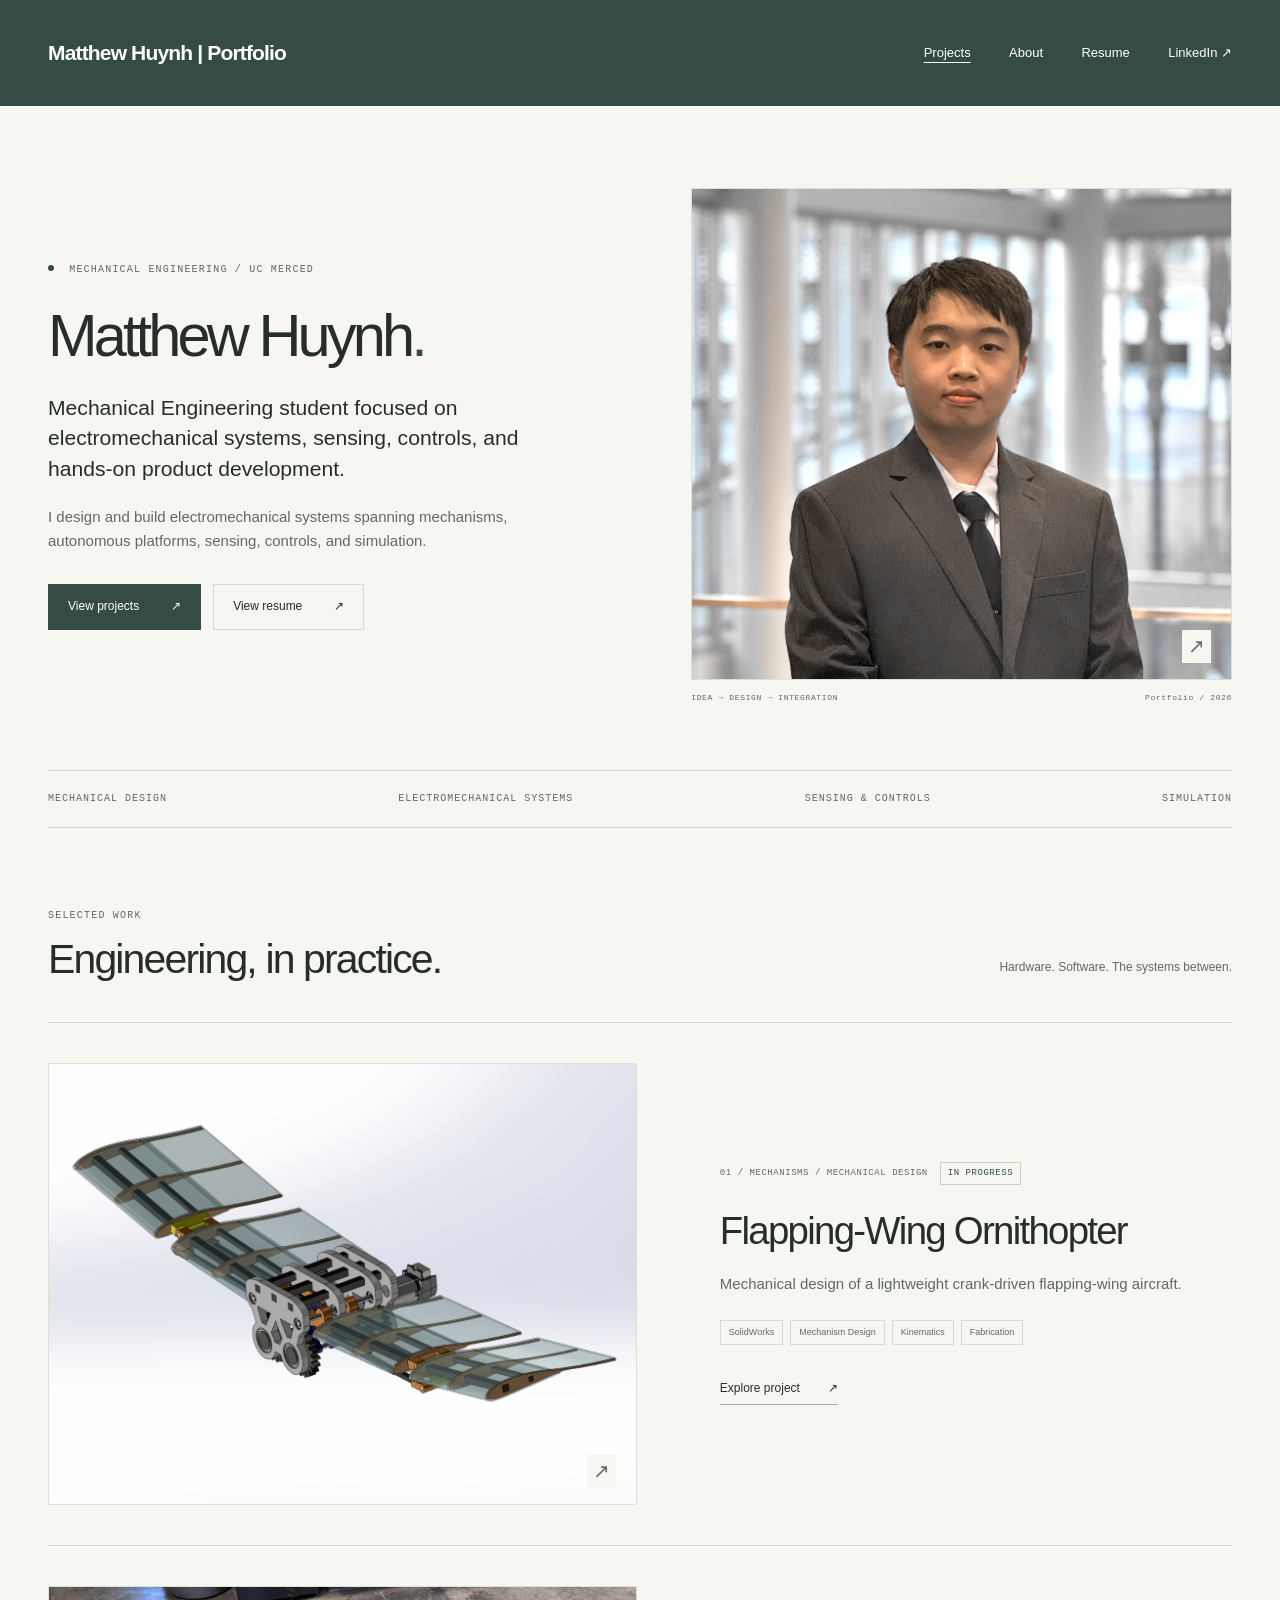
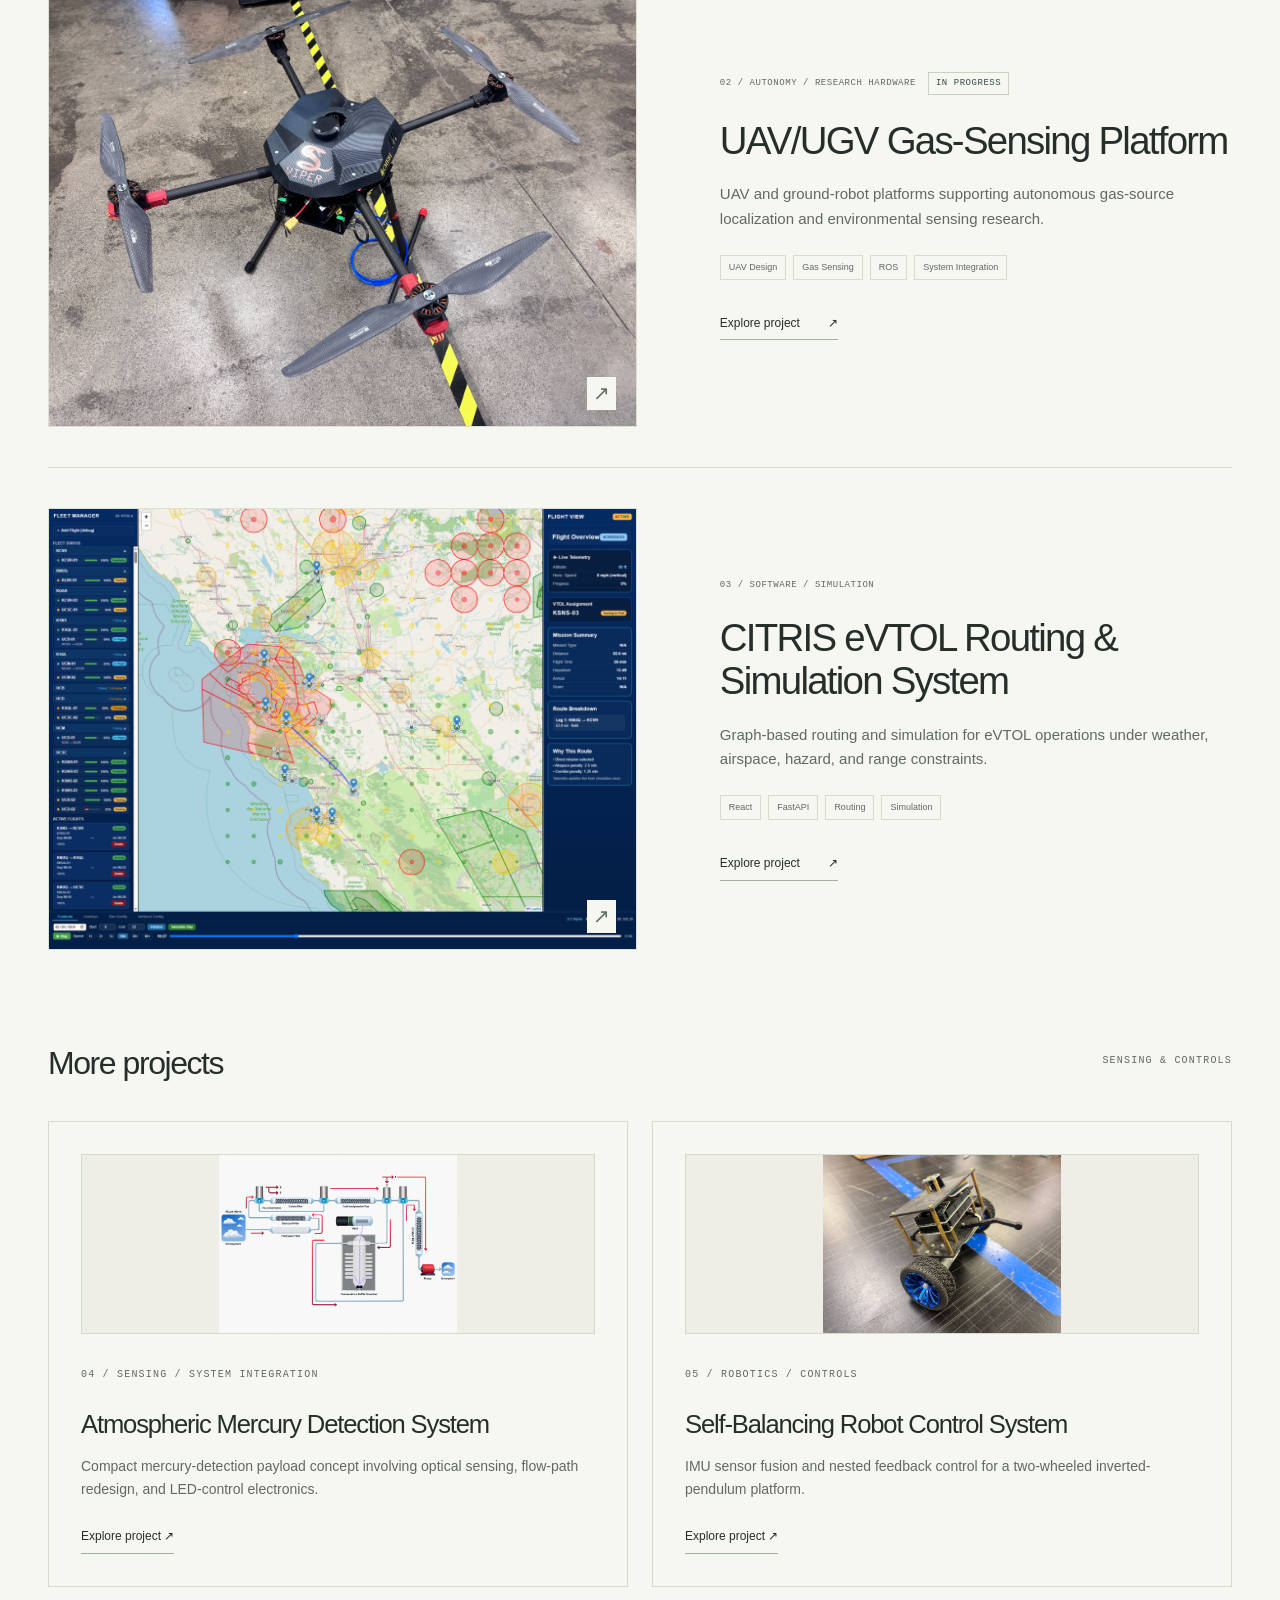
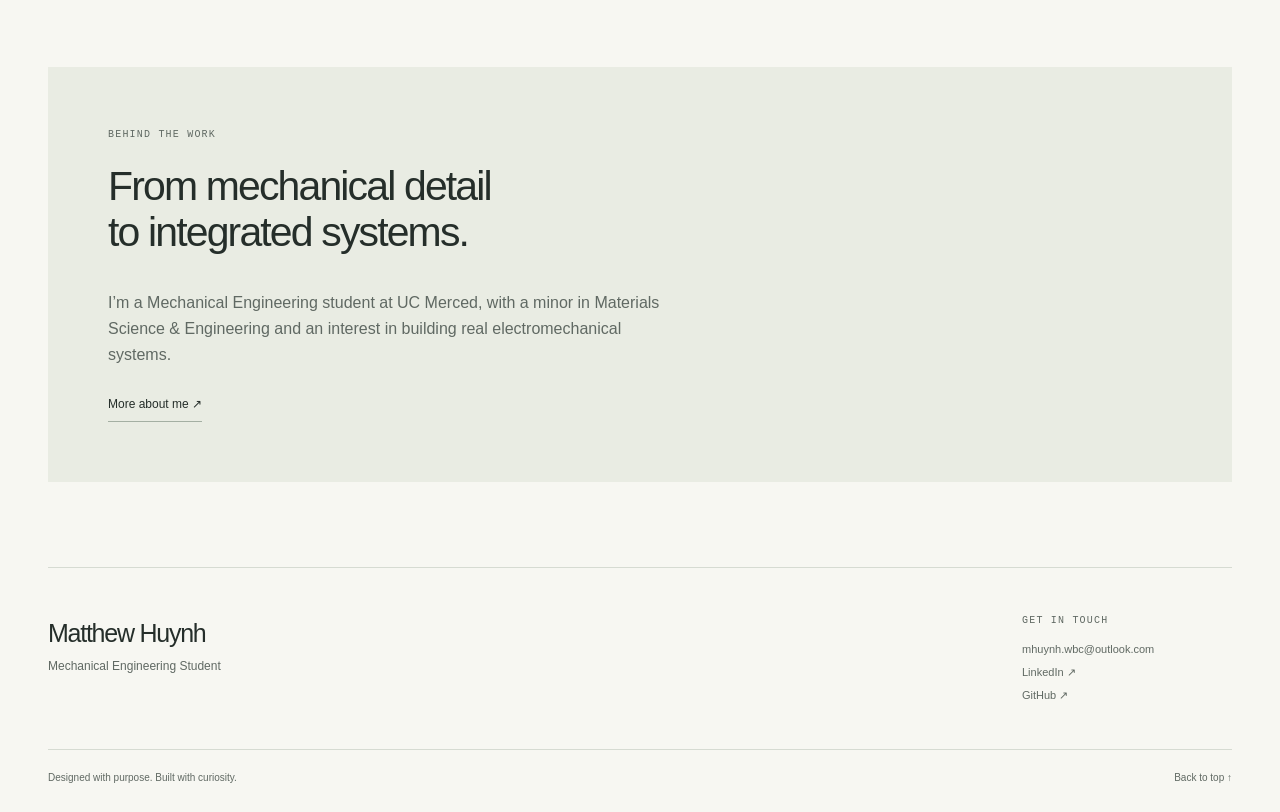
<file: index.html>
<!doctype html>
<html lang="en"><head><meta charset="utf-8"><meta name="viewport" content="width=device-width, initial-scale=1"><title>Mechanical Engineering Portfolio | Matthew Huynh</title><meta name="description" content="Mechanical engineering portfolio of Matthew Huynh: mechanisms, UAVs, sensing systems, controls, and simulation."><meta property="og:title" content="Mechanical Engineering Portfolio | Matthew Huynh"><meta property="og:description" content="Mechanical engineering portfolio of Matthew Huynh: mechanisms, UAVs, sensing systems, controls, and simulation."><meta property="og:type" content="website"><!-- TODO: Add an absolute og:image URL when project photography is available. --><link rel="stylesheet" href="assets/css/styles.css"><script src="assets/js/main.js" defer></script></head>
<body><a class="skip-link" href="#main">Skip to content</a><header class="site-header"><div class="header-inner"><a class="brand" href="index.html">Matthew Huynh | Portfolio</a><button class="menu-toggle" aria-controls="navigation" aria-expanded="false" hidden>Menu <span aria-hidden="true">+</span></button><nav id="navigation" aria-label="Main navigation"><a href="index.html#projects" aria-current="page">Projects</a><a href="about.html">About</a><a href="resume.html">Resume</a><a href="https://www.linkedin.com/in/matthewlhuynh/">LinkedIn <span aria-hidden="true">↗</span></a></nav></div></header>
<main id="main"><section class="home-hero"><div class="hero-copy"><p class="eyebrow"><span class="dot"></span> MECHANICAL ENGINEERING / UC MERCED</p><h1>Matthew Huynh<span class="accent">.</span></h1><p class="hero-lead">Mechanical Engineering student focused on electromechanical systems, sensing, controls, and hands-on product development.</p><p class="hero-secondary">I design and build electromechanical systems spanning mechanisms, autonomous platforms, sensing, controls, and simulation.</p><div class="actions"><a class="button primary" href="#projects">View projects <span aria-hidden="true">↗</span></a><a class="button" href="resume.html">View resume <span aria-hidden="true">↗</span></a></div></div><div class="hero-visual"><div class="placeholder-image home-media hero-image"><img src="assets/images/home/headshot2.png" width="3960" height="3600" alt="Portrait of Matthew Huynh" fetchpriority="high"><span class="media-corner" aria-hidden="true">&nearr;</span></div><div class="image-caption"><span>IDEA → DESIGN → INTEGRATION</span><span>Portfolio / 2026</span></div></div></section><div class="discipline-strip"><span>Mechanical design</span><span>Electromechanical systems</span><span>Sensing & controls</span><span>Simulation</span></div><section id="projects" class="selected-projects"><div class="section-heading"><div><p class="eyebrow">SELECTED WORK</p><h2>Engineering, in practice.</h2></div><span class="section-note">Hardware. Software. The systems between.</span></div><article class="project-row">
<a class="project-media" href="projects/ornithopter.html" aria-label="View Flapping-Wing Ornithopter"><div class="placeholder-image home-media"><img src="assets/images/home/ornithropter.png" width="1200" height="900" alt="SolidWorks rendering of the articulated flapping-wing ornithopter and synchronized drivetrain" loading="lazy"><span class="media-corner" aria-hidden="true">&nearr;</span></div></a>
<div class="project-copy"><div class="project-kicker"><span>01 / Mechanisms / Mechanical design</span><span class="status">In progress</span></div>
<h3><a href="projects/ornithopter.html">Flapping-Wing Ornithopter</a></h3><p>Mechanical design of a lightweight crank-driven flapping-wing aircraft.</p>
<ul class="tags"><li>SolidWorks</li><li>Mechanism Design</li><li>Kinematics</li><li>Fabrication</li></ul>
<a class="text-link" href="projects/ornithopter.html">Explore project <span aria-hidden="true">&nearr;</span></a></div>
</article><article class="project-row">
<a class="project-media" href="projects/uav-gas-sensing.html" aria-label="View UAV/UGV Gas-Sensing Platform"><div class="placeholder-image home-media"><img src="assets/images/gassensing/drone.jpg" width="5712" height="4284" alt="Assembled co-designed UAV platform in the lab, preparing for flight testing" loading="lazy"><span class="media-corner" aria-hidden="true">&nearr;</span></div></a>
<div class="project-copy"><div class="project-kicker"><span>02 / Autonomy / Research hardware</span><span class="status">In progress</span></div>
<h3><a href="projects/uav-gas-sensing.html">UAV/UGV Gas-Sensing Platform</a></h3><p>UAV and ground-robot platforms supporting autonomous gas-source localization and environmental sensing research.</p>
<ul class="tags"><li>UAV Design</li><li>Gas Sensing</li><li>ROS</li><li>System Integration</li></ul>
<a class="text-link" href="projects/uav-gas-sensing.html">Explore project <span aria-hidden="true">&nearr;</span></a></div>
</article><article class="project-row">
<a class="project-media" href="projects/citris.html" aria-label="View CITRIS eVTOL Routing &amp; Simulation System"><div class="placeholder-image home-media"><img src="assets/images/home/sim.png" width="1200" height="900" alt="CITRIS eVTOL simulator interface showing a route map, operational constraints, and flight information" loading="lazy"><span class="media-corner" aria-hidden="true">&nearr;</span></div></a>
<div class="project-copy"><div class="project-kicker"><span>03 / Software / Simulation</span></div>
<h3><a href="projects/citris.html">CITRIS eVTOL Routing &amp; Simulation System</a></h3><p>Graph-based routing and simulation for eVTOL operations under weather, airspace, hazard, and range constraints.</p>
<ul class="tags"><li>React</li><li>FastAPI</li><li>Routing</li><li>Simulation</li></ul>
<a class="text-link" href="projects/citris.html">Explore project <span aria-hidden="true">&nearr;</span></a></div>
</article></section><section class="more-projects"><div class="section-heading"><h2>More projects</h2><span class="eyebrow">SENSING &amp; CONTROLS</span></div><div class="more-grid">
<a class="small-project hg-card" href="projects/mercury-detection.html"><img src="assets/images/hg/diagram.png" width="1448" height="1086" loading="lazy" alt="Conceptual mercury-sensing architecture with filtering, trapping, optical detection, and pump-driven flow"><span class="eyebrow">04 / Sensing / System integration</span><h3>Atmospheric Mercury Detection System</h3><p>Compact mercury-detection payload concept involving optical sensing, flow-path redesign, and LED-control electronics.</p><span class="text-link">Explore project &nearr;</span></a>
<a class="small-project robot-card" href="projects/self-balancing-robot.html"><img src="assets/images/pid/IMG_6159.JPG" width="5712" height="4284" loading="lazy" alt="Provided two-wheeled robot used for feedback-control testing"><span class="eyebrow">05 / Robotics / Controls</span><h3>Self-Balancing Robot Control System</h3><p>IMU sensor fusion and nested feedback control for a two-wheeled inverted-pendulum platform.</p><span class="text-link">Explore project &nearr;</span></a>
</div></section><section class="about-teaser"><p class="eyebrow">BEHIND THE WORK</p><h2>From mechanical detail<br>to integrated systems.</h2><p>I’m a Mechanical Engineering student at UC Merced, with a minor in Materials Science & Engineering and an interest in building real electromechanical systems.</p><a class="text-link" href="about.html">More about me ↗</a></section></main><footer><div class="footer-top"><div><a class="footer-name" href="index.html">Matthew Huynh</a><p>Mechanical Engineering Student</p></div><div class="footer-contact"><span class="eyebrow">GET IN TOUCH</span><a href="mailto:mhuynh.wbc@outlook.com">mhuynh.wbc@outlook.com</a><a href="https://www.linkedin.com/in/matthewlhuynh/">LinkedIn ↗</a><a href="https://github.com/matta-h">GitHub ↗</a></div></div><div class="footer-bottom"><span>Designed with purpose. Built with curiosity.</span><a href="#main">Back to top ↑</a></div></footer></body></html>
</file>
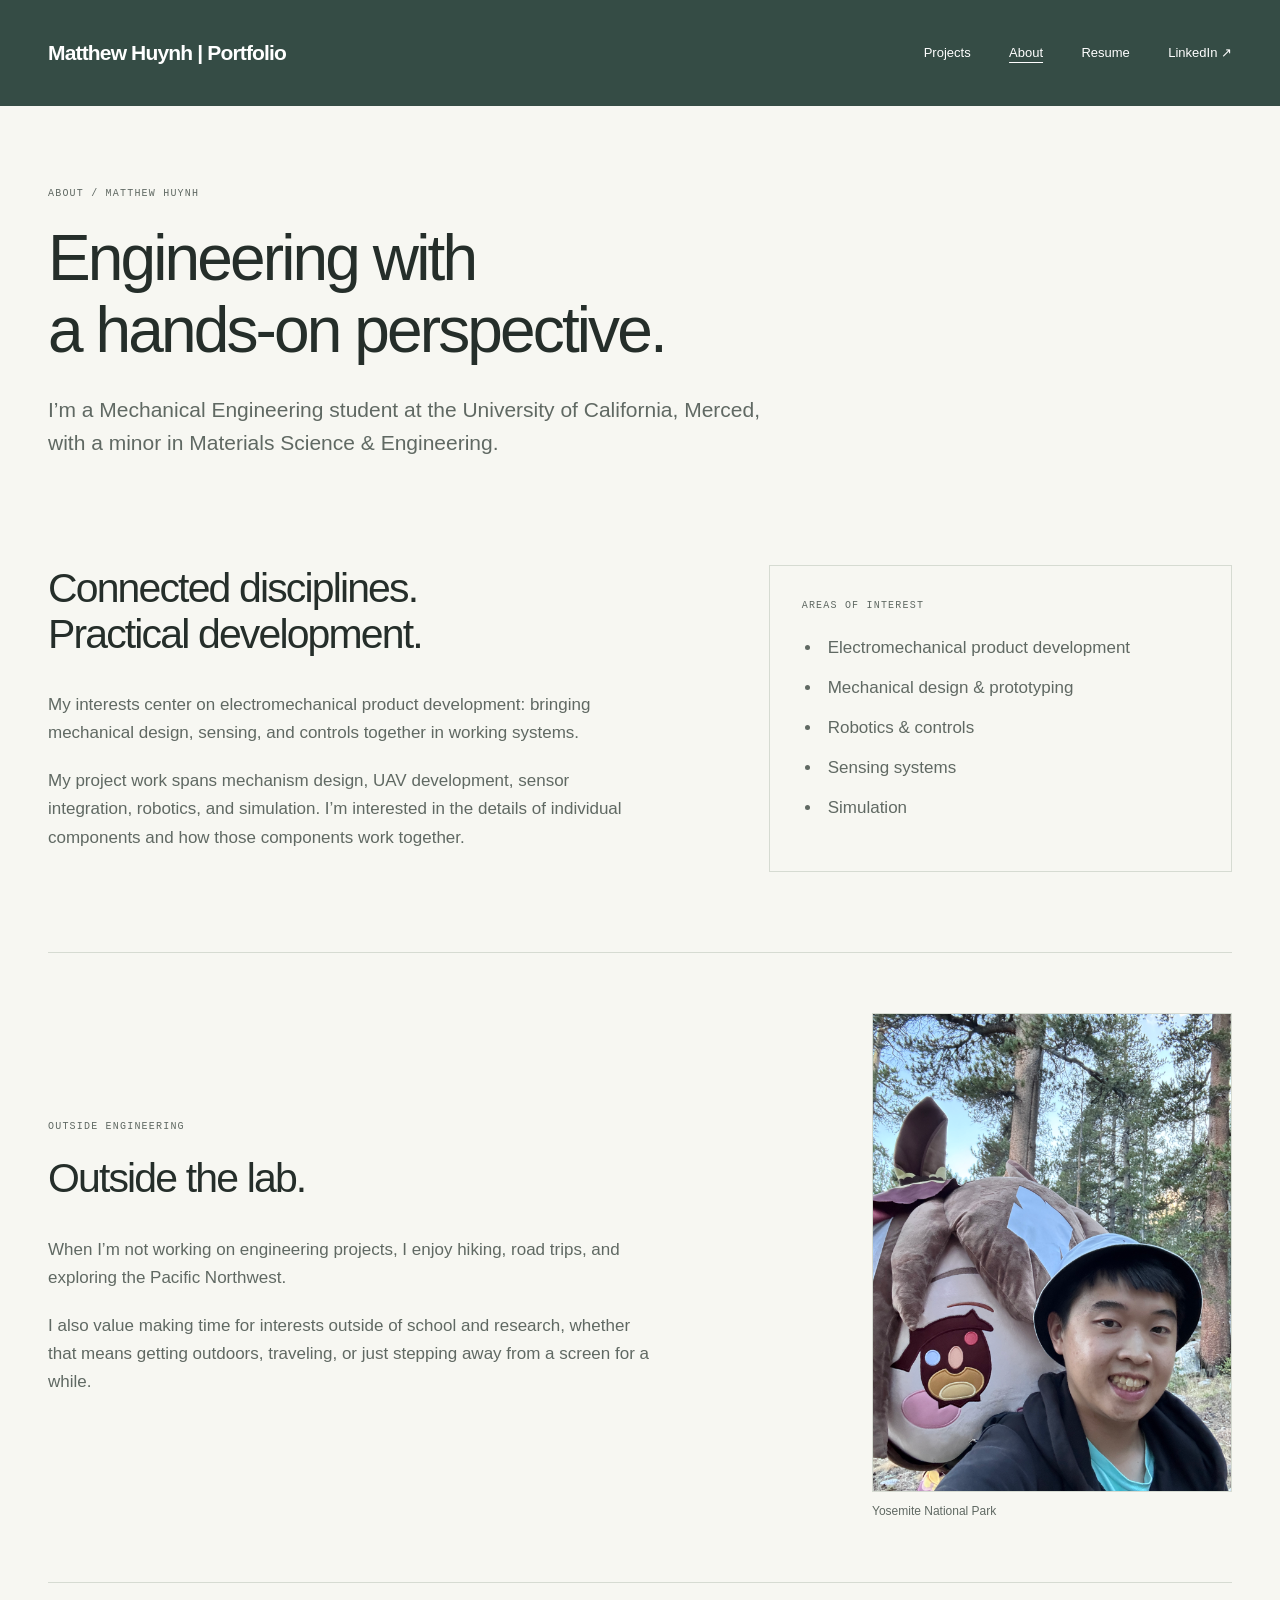
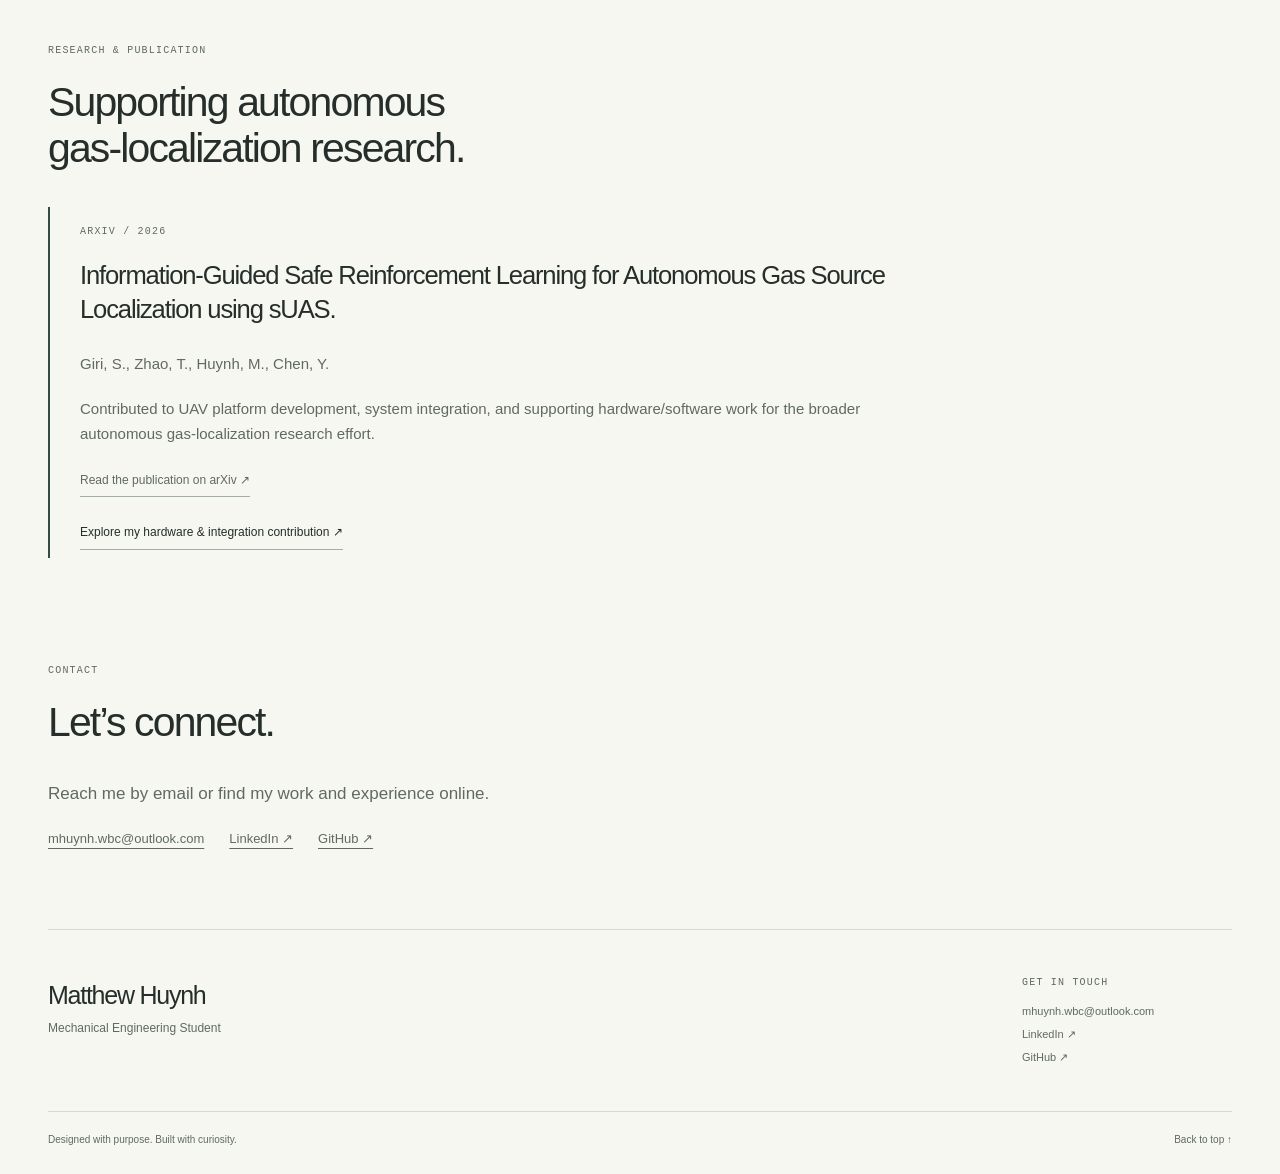
<file: about.html>
<!doctype html>
<html lang="en"><head><meta charset="utf-8"><meta name="viewport" content="width=device-width, initial-scale=1"><title>About | Matthew Huynh</title><meta name="description" content="Meet Matthew Huynh, a UC Merced Mechanical Engineering student focused on electromechanical development, sensing, and controls."><meta property="og:title" content="About | Matthew Huynh"><meta property="og:description" content="Meet Matthew Huynh, a UC Merced Mechanical Engineering student focused on electromechanical development, sensing, and controls."><meta property="og:type" content="website"><!-- TODO: Add an absolute og:image URL when project photography is available. --><link rel="stylesheet" href="assets/css/styles.css"><script src="assets/js/main.js" defer></script></head>
<body><a class="skip-link" href="#main">Skip to content</a><header class="site-header"><div class="header-inner"><a class="brand" href="index.html">Matthew Huynh | Portfolio</a><button class="menu-toggle" aria-controls="navigation" aria-expanded="false" hidden>Menu <span aria-hidden="true">+</span></button><nav id="navigation" aria-label="Main navigation"><a href="index.html#projects">Projects</a><a href="about.html" aria-current="page">About</a><a href="resume.html">Resume</a><a href="https://www.linkedin.com/in/matthewlhuynh/">LinkedIn <span aria-hidden="true">↗</span></a></nav></div></header>
<main id="main"><section class="page-hero narrow-hero"><p class="eyebrow">ABOUT / MATTHEW HUYNH</p><h1>Engineering with<br>a hands-on perspective.</h1><p class="page-lead">I’m a Mechanical Engineering student at the University of California, Merced, with a minor in Materials Science & Engineering.</p></section><section class="about-layout"><div><h2>Connected disciplines.<br>Practical development.</h2><p>My interests center on electromechanical product development: bringing mechanical design, sensing, and controls together in working systems.</p><p>My project work spans mechanism design, UAV development, sensor integration, robotics, and simulation. I’m interested in the details of individual components and how those components work together.</p></div><aside class="interest-panel"><p class="eyebrow">AREAS OF INTEREST</p><ul class="role-list"><li>Electromechanical product development</li><li>Mechanical design & prototyping</li><li>Robotics & controls</li><li>Sensing systems</li><li>Simulation</li></ul></aside></section><section class="about-layout about-personal" aria-labelledby="outside-lab">
<div><p class="eyebrow">OUTSIDE ENGINEERING</p><h2 id="outside-lab">Outside the lab.</h2>
<p>When I&rsquo;m not working on engineering projects, I enjoy hiking, road trips, and exploring the Pacific Northwest.</p>
<p>I also value making time for interests outside of school and research, whether that means getting outdoors, traveling, or just stepping away from a screen for a while.</p></div>
<figure><img src="assets/images/about/IMG_6024.JPG" width="2316" height="3088" loading="lazy" alt="Matthew Huynh outdoors among the trees at Yosemite National Park"><figcaption>Yosemite National Park</figcaption></figure>
</section>
<section class="publication"><p class="eyebrow">RESEARCH & PUBLICATION</p><h2>Supporting autonomous<br>gas-localization research.</h2><article><span class="eyebrow">ARXIV / 2026</span><h3>Information-Guided Safe Reinforcement Learning for Autonomous Gas Source Localization using sUAS.</h3><p>Giri, S., Zhao, T., Huynh, M., Chen, Y.</p><p>Contributed to UAV platform development, system integration, and supporting hardware/software work for the broader autonomous gas-localization research effort.</p><p><a class="text-link" href="https://arxiv.org/html/2609.05569v1">Read the publication on arXiv ↗</a></p><a class="text-link" href="projects/uav-gas-sensing.html">Explore my hardware &amp; integration contribution ↗</a></article></section><section class="contact-section"><p class="eyebrow">CONTACT</p><h2>Let’s connect.</h2><p>Reach me by email or find my work and experience online.</p><div class="contact-placeholders"><a href="mailto:mhuynh.wbc@outlook.com">mhuynh.wbc@outlook.com</a><a href="https://www.linkedin.com/in/matthewlhuynh/">LinkedIn ↗</a><a href="https://github.com/matta-h">GitHub ↗</a></div></section></main><footer><div class="footer-top"><div><a class="footer-name" href="index.html">Matthew Huynh</a><p>Mechanical Engineering Student</p></div><div class="footer-contact"><span class="eyebrow">GET IN TOUCH</span><a href="mailto:mhuynh.wbc@outlook.com">mhuynh.wbc@outlook.com</a><a href="https://www.linkedin.com/in/matthewlhuynh/">LinkedIn ↗</a><a href="https://github.com/matta-h">GitHub ↗</a></div></div><div class="footer-bottom"><span>Designed with purpose. Built with curiosity.</span><a href="#main">Back to top ↑</a></div></footer></body></html>
</file>
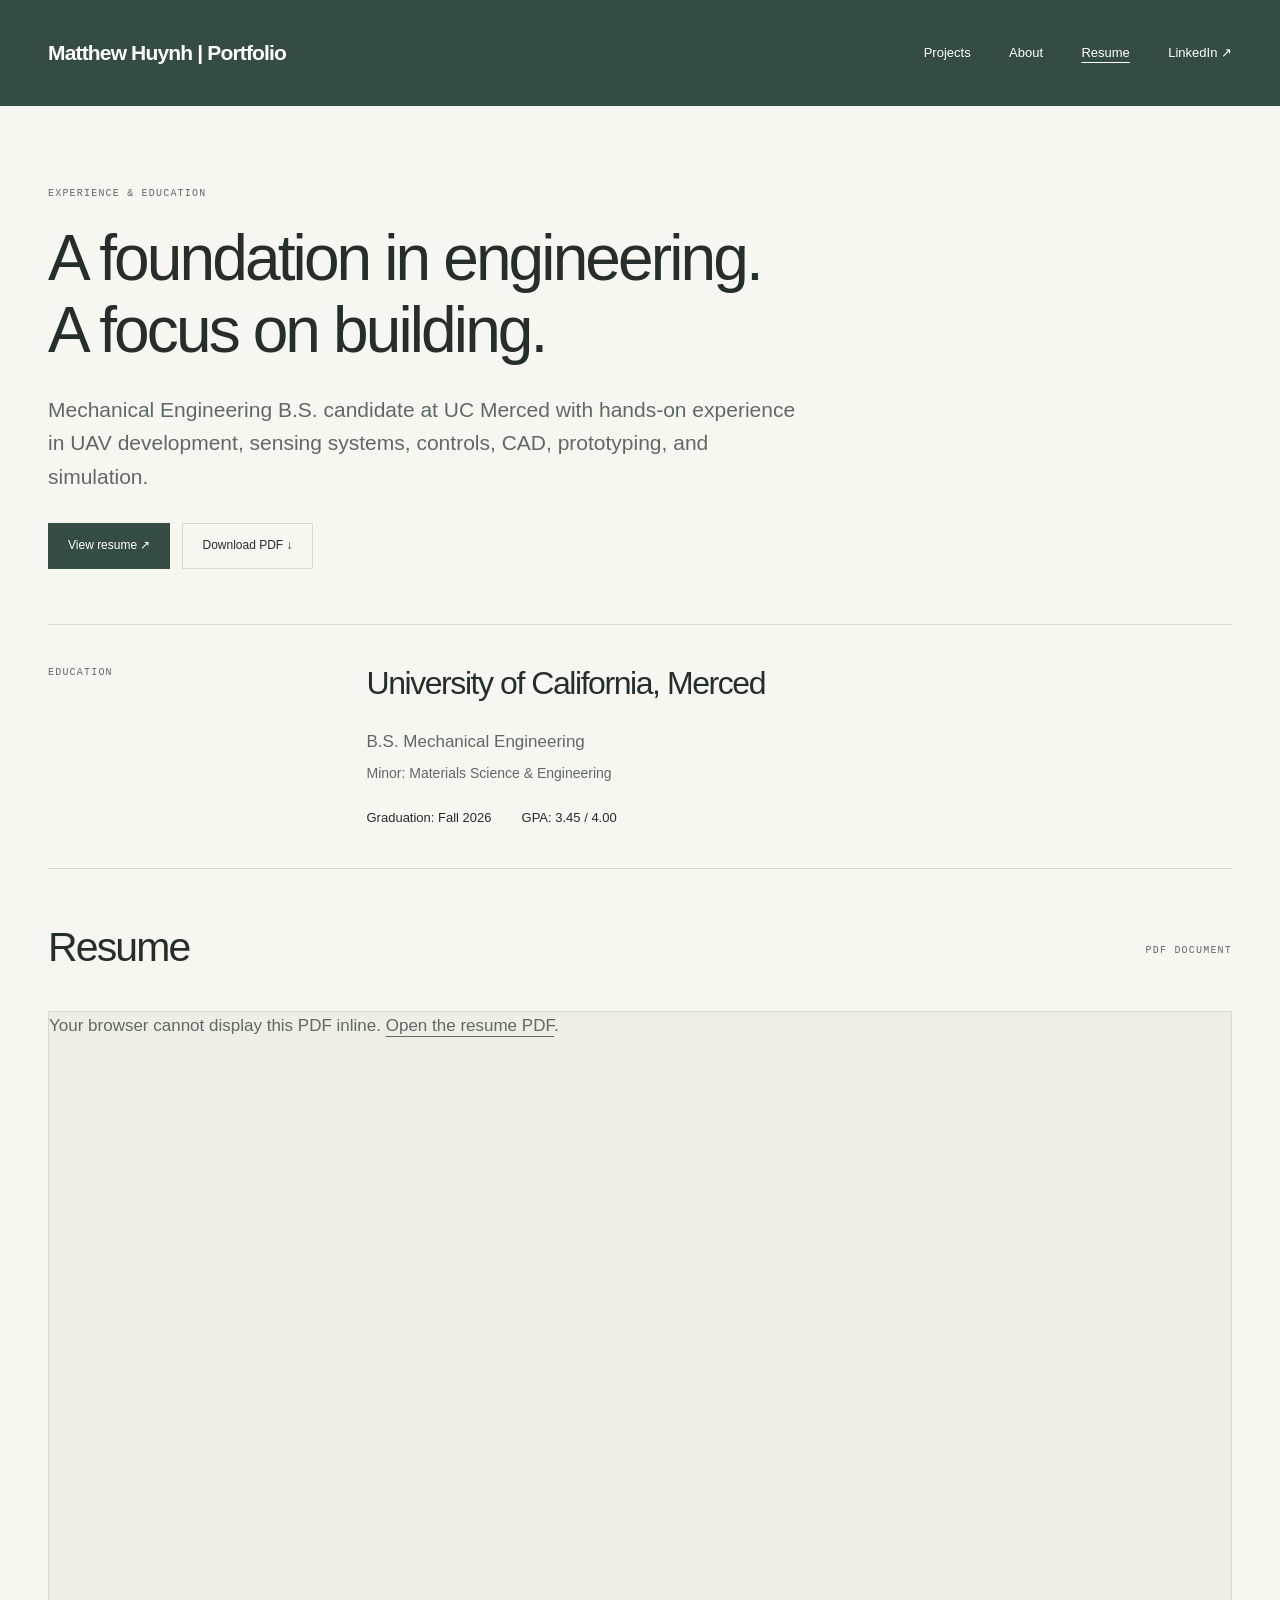
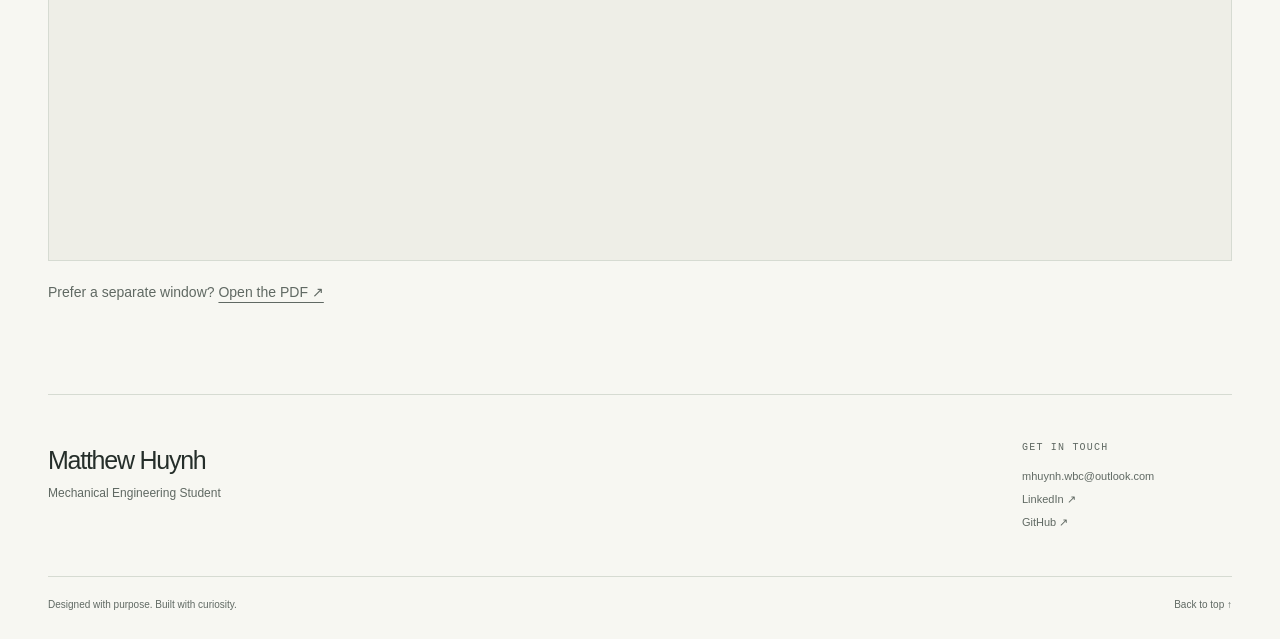
<file: resume.html>
<!doctype html>
<html lang="en"><head><meta charset="utf-8"><meta name="viewport" content="width=device-width, initial-scale=1"><title>Resume | Matthew Huynh</title><meta name="description" content="Matthew Huynh’s engineering resume, education, and downloadable PDF."><meta property="og:title" content="Resume | Matthew Huynh"><meta property="og:description" content="Matthew Huynh’s engineering resume, education, and downloadable PDF."><meta property="og:type" content="website"><!-- TODO: Add an absolute og:image URL when project photography is available. --><link rel="stylesheet" href="assets/css/styles.css"><script src="assets/js/main.js" defer></script></head>
<body><a class="skip-link" href="#main">Skip to content</a><header class="site-header"><div class="header-inner"><a class="brand" href="index.html">Matthew Huynh | Portfolio</a><button class="menu-toggle" aria-controls="navigation" aria-expanded="false" hidden>Menu <span aria-hidden="true">+</span></button><nav id="navigation" aria-label="Main navigation"><a href="index.html#projects">Projects</a><a href="about.html">About</a><a href="resume.html" aria-current="page">Resume</a><a href="https://www.linkedin.com/in/matthewlhuynh/">LinkedIn <span aria-hidden="true">↗</span></a></nav></div></header>
<main id="main"><section class="page-hero narrow-hero"><p class="eyebrow">EXPERIENCE & EDUCATION</p><h1>A foundation in engineering.<br>A focus on building.</h1><p class="page-lead">Mechanical Engineering B.S. candidate at UC Merced with hands-on experience in UAV development, sensing systems, controls, CAD, prototyping, and simulation.</p><div class="actions"><a class="button primary" href="assets/docs/Matthew-Huynh-Resume.pdf" target="_blank" rel="noopener">View resume ↗</a><a class="button" href="assets/docs/Matthew-Huynh-Resume.pdf" download>Download PDF ↓</a></div></section><section class="education"><p class="eyebrow">EDUCATION</p><div><h2>University of California, Merced</h2><p>B.S. Mechanical Engineering</p><p class="muted">Minor: Materials Science & Engineering</p><div class="education-facts"><span>Graduation: Fall 2026</span><span>GPA: 3.45 / 4.00</span></div></div></section><section class="resume-preview"><div class="section-heading"><h2>Resume</h2><span class="eyebrow">PDF DOCUMENT</span></div><object data="assets/docs/Matthew-Huynh-Resume.pdf" type="application/pdf" aria-label="Matthew Huynh resume PDF"><p>Your browser cannot display this PDF inline. <a href="assets/docs/Matthew-Huynh-Resume.pdf">Open the resume PDF</a>.</p></object><p class="muted">Prefer a separate window? <a href="assets/docs/Matthew-Huynh-Resume.pdf" target="_blank" rel="noopener">Open the PDF ↗</a></p></section></main><footer><div class="footer-top"><div><a class="footer-name" href="index.html">Matthew Huynh</a><p>Mechanical Engineering Student</p></div><div class="footer-contact"><span class="eyebrow">GET IN TOUCH</span><a href="mailto:mhuynh.wbc@outlook.com">mhuynh.wbc@outlook.com</a><a href="https://www.linkedin.com/in/matthewlhuynh/">LinkedIn ↗</a><a href="https://github.com/matta-h">GitHub ↗</a></div></div><div class="footer-bottom"><span>Designed with purpose. Built with curiosity.</span><a href="#main">Back to top ↑</a></div></footer></body></html>
</file>
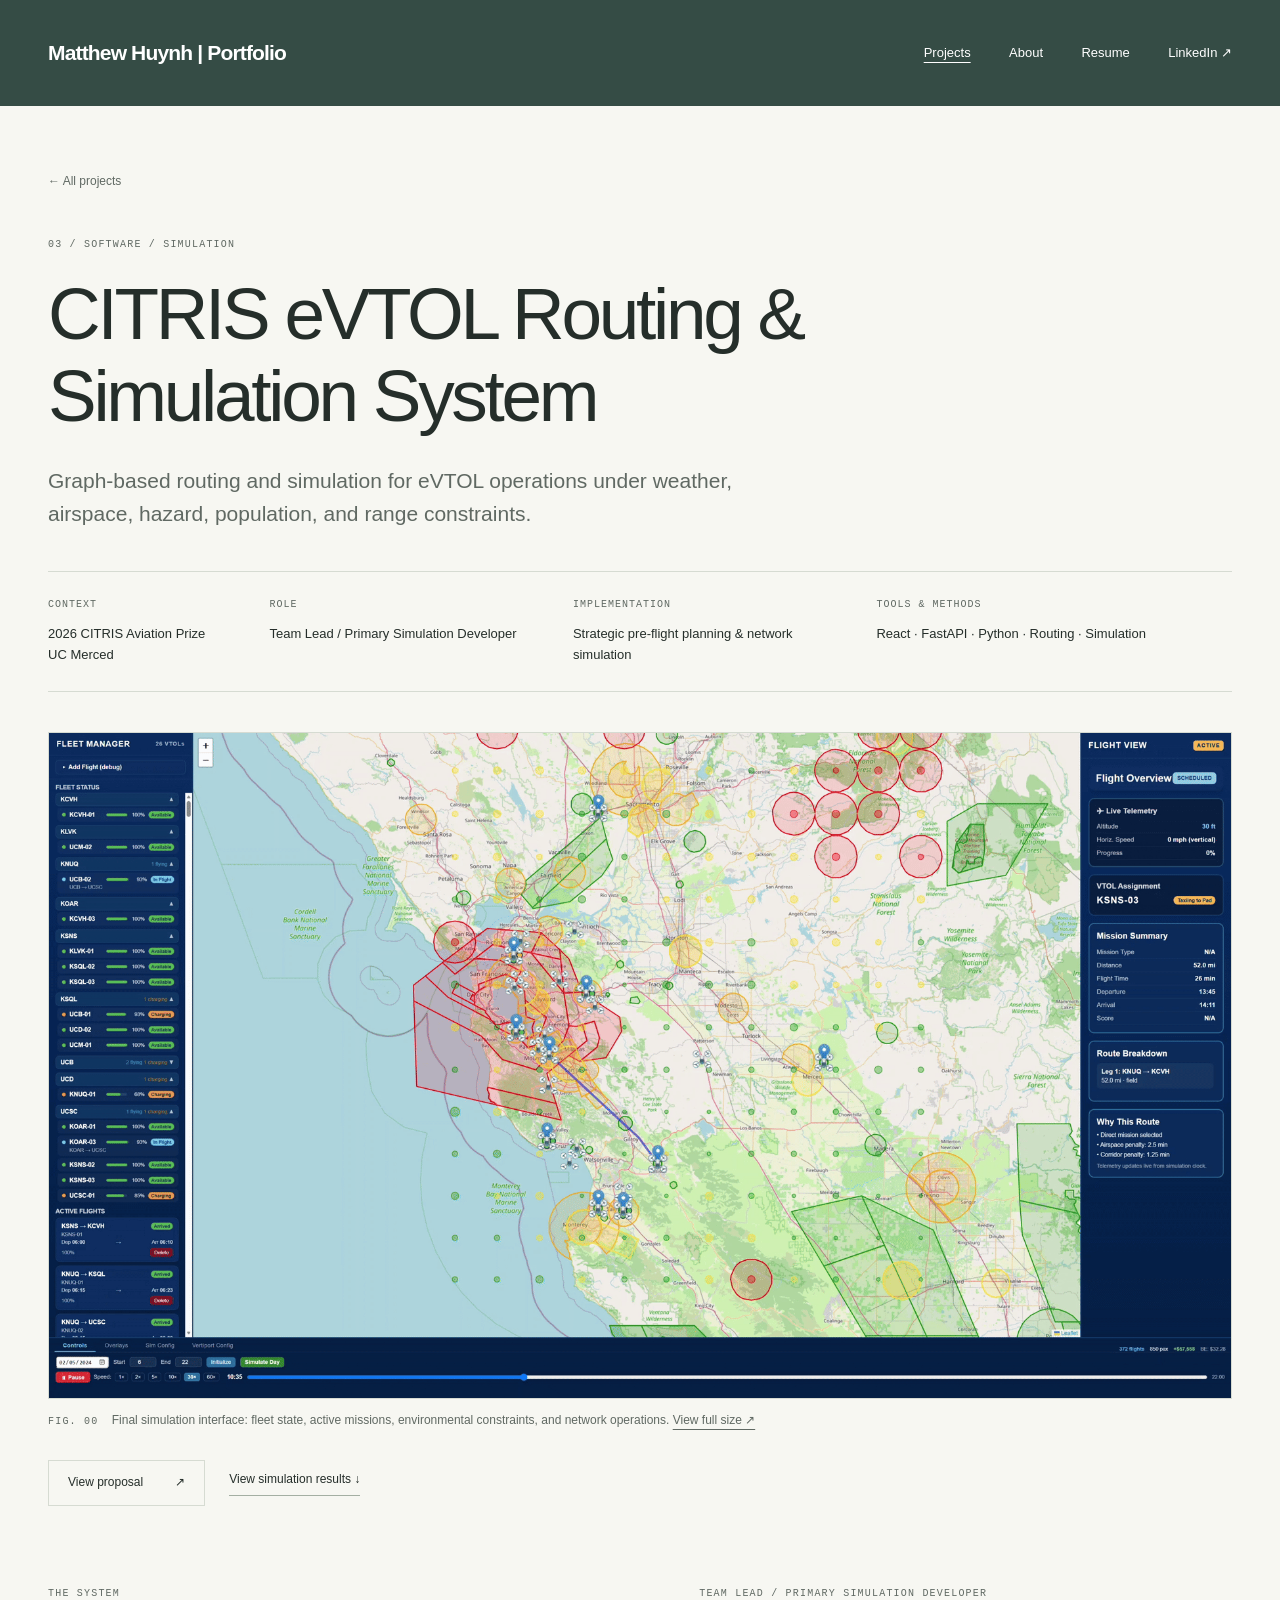
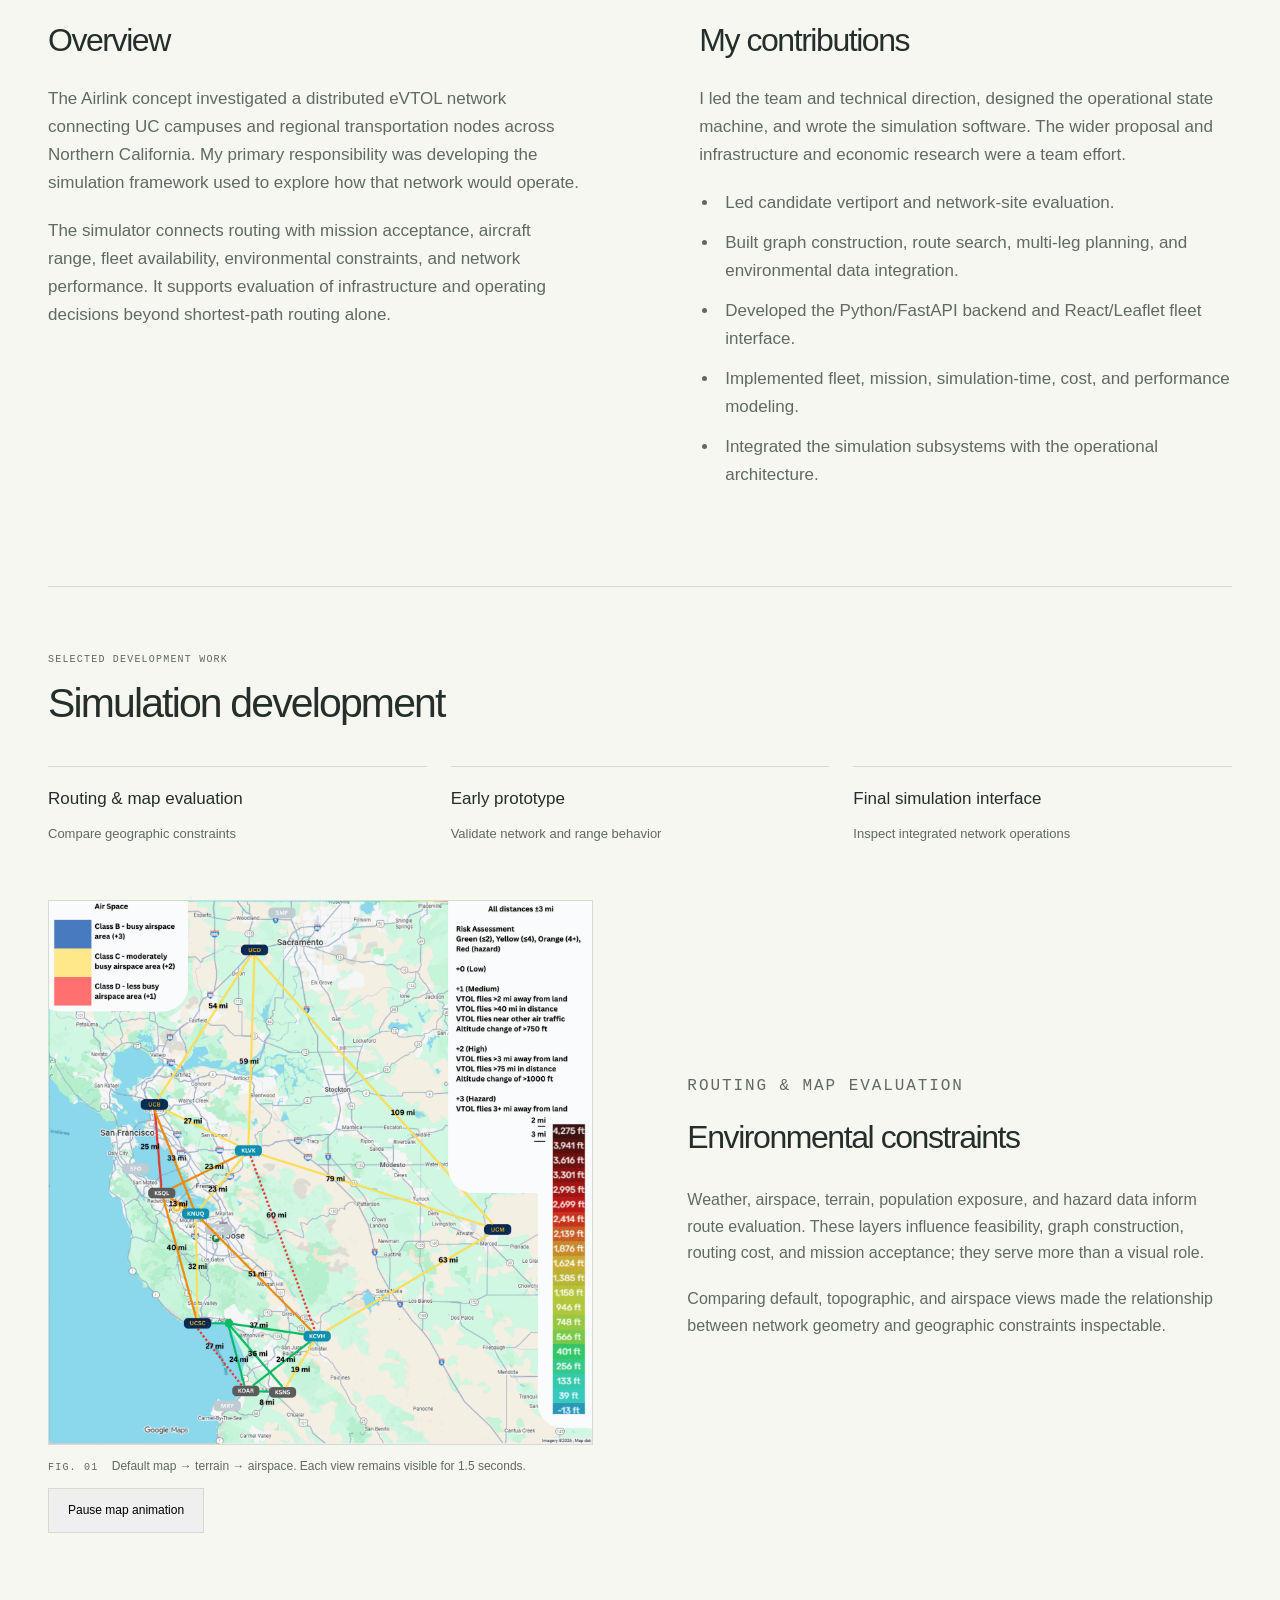
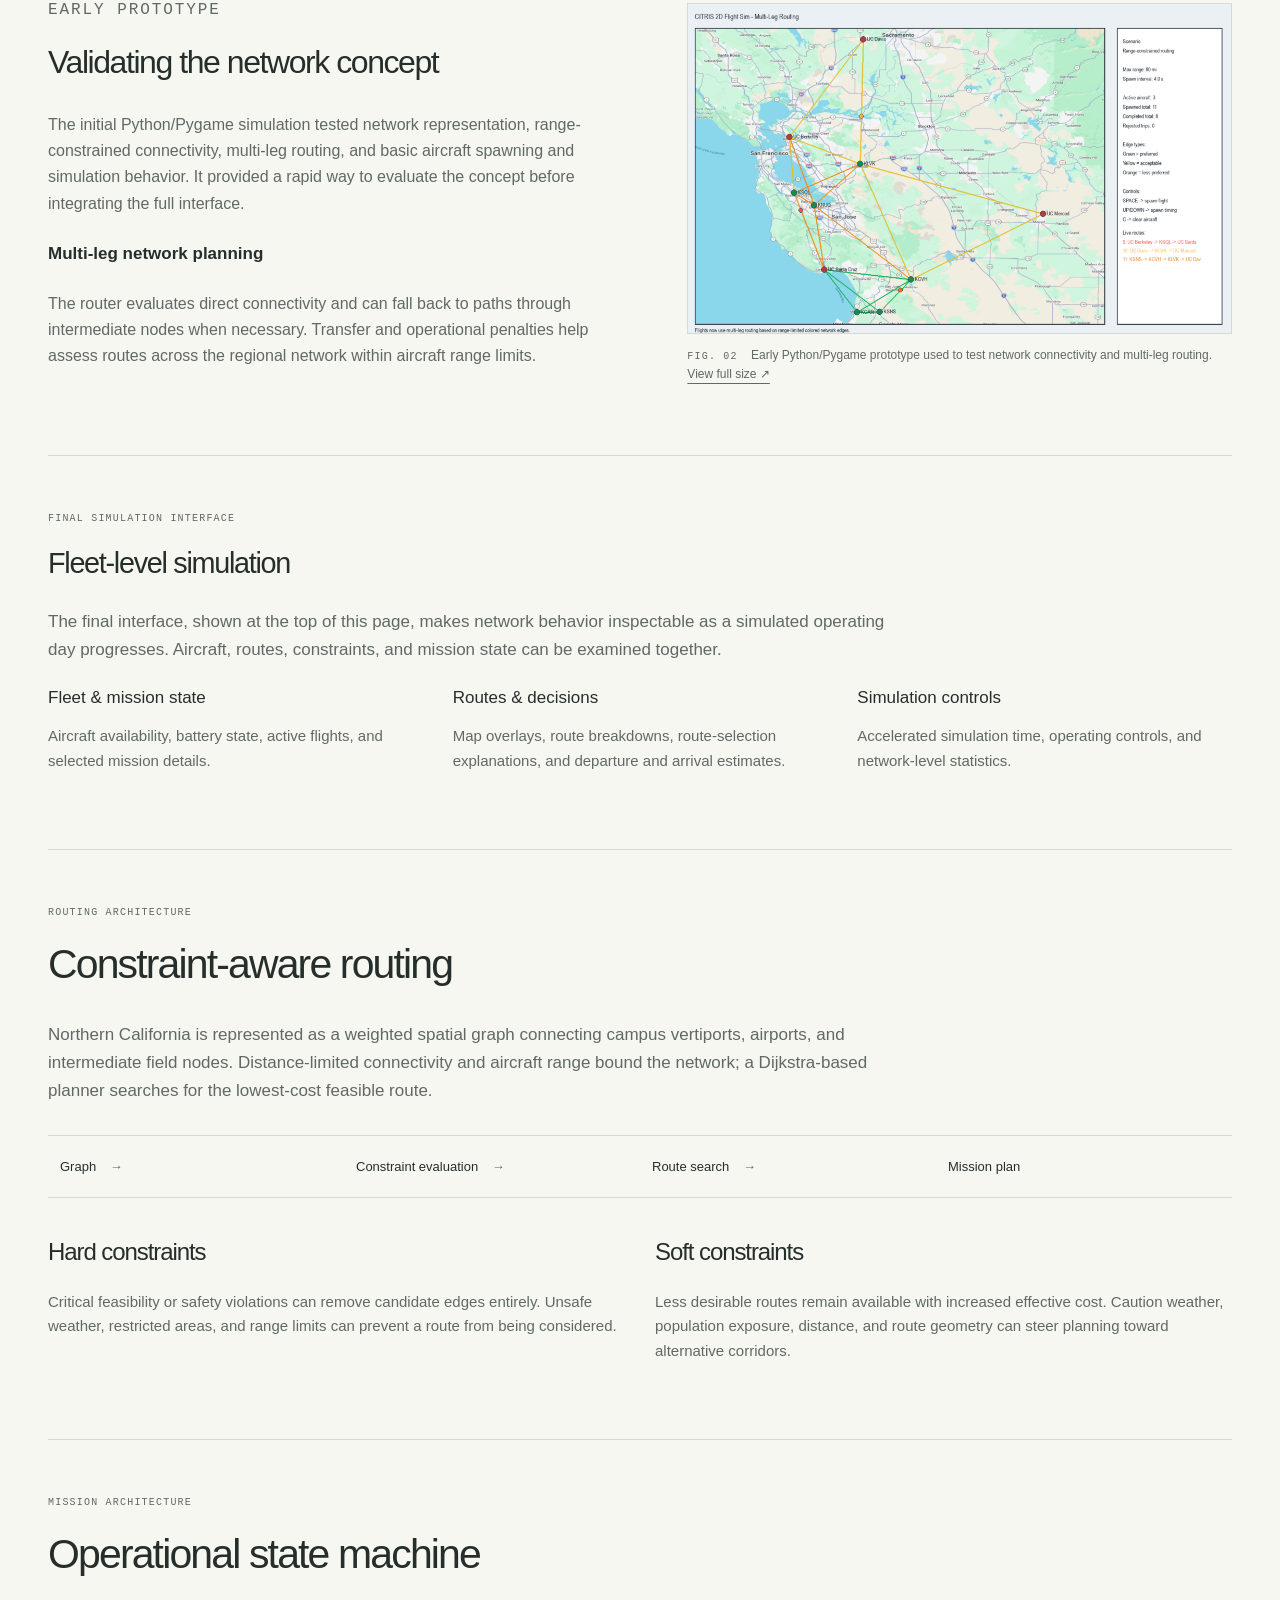
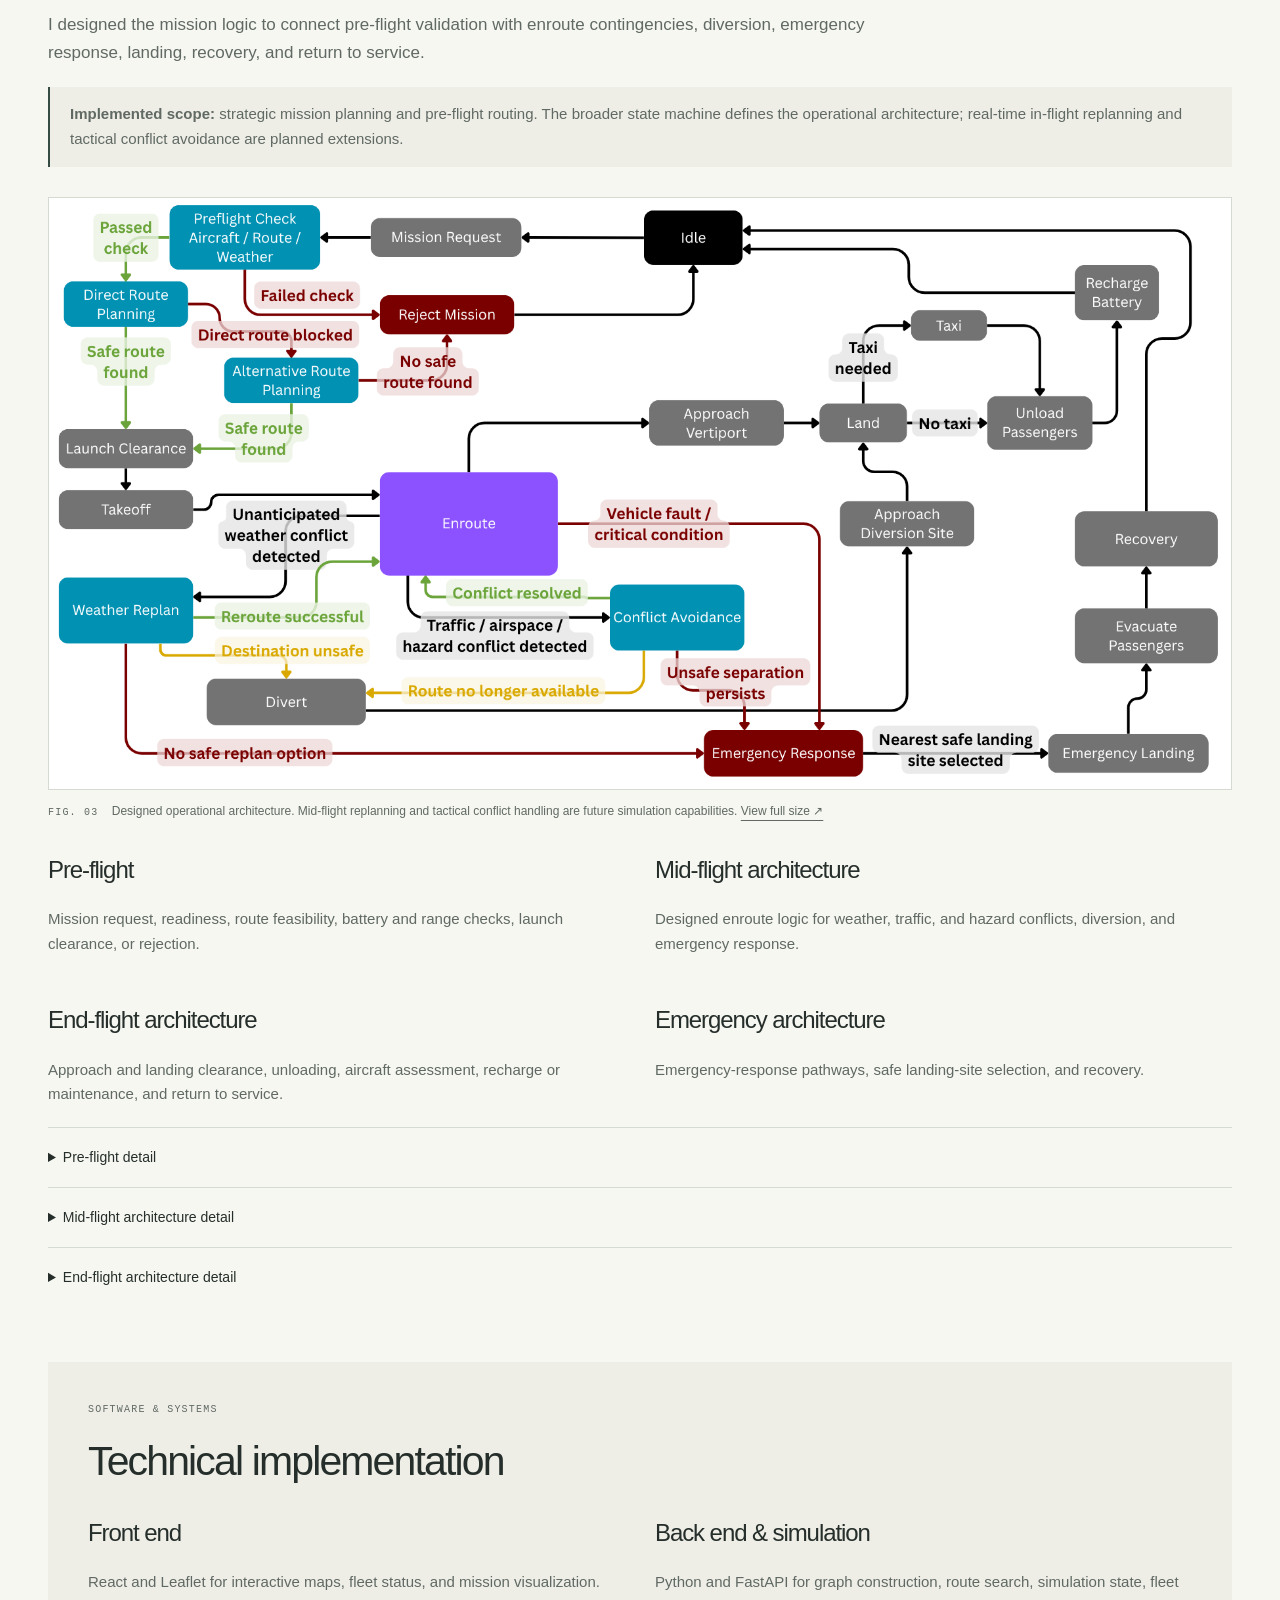
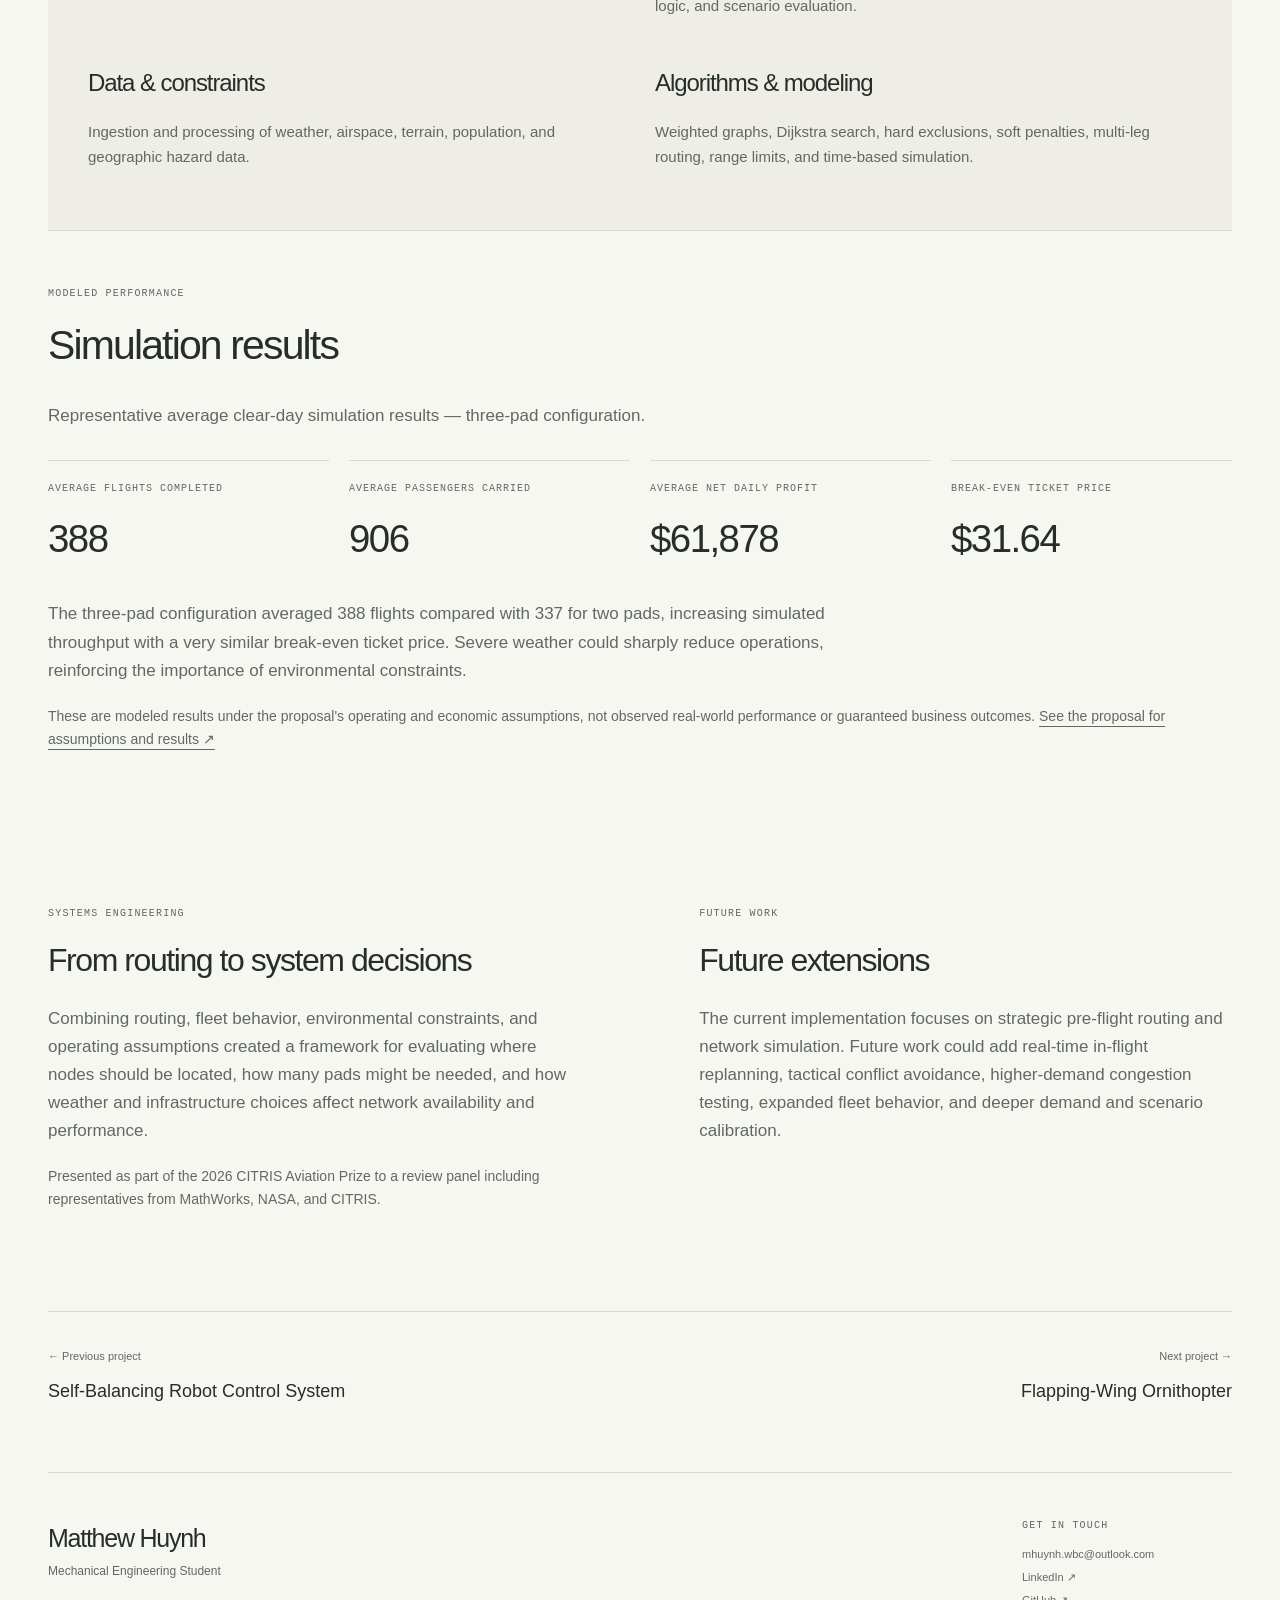
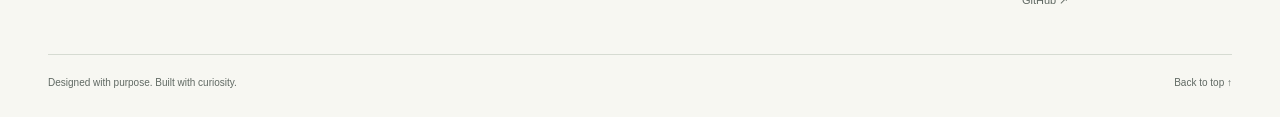
<file: projects/citris.html>
<!doctype html>
<html lang="en"><head><meta charset="utf-8"><meta name="viewport" content="width=device-width, initial-scale=1"><title>CITRIS eVTOL Routing &amp; Simulation System | Matthew Huynh</title><meta name="description" content="Graph-based eVTOL routing and network simulation under weather, airspace, hazard, population, and range constraints. Team lead and primary simulation developer."><meta property="og:title" content="CITRIS eVTOL Routing &amp; Simulation System | Matthew Huynh"><meta property="og:description" content="Graph-based eVTOL routing and network simulation under weather, airspace, hazard, population, and range constraints. Team lead and primary simulation developer."><meta property="og:type" content="website"><!-- TODO: Add an absolute og:image URL when project photography is available. --><link rel="stylesheet" href="../assets/css/styles.css"><script src="../assets/js/main.js" defer></script><script src="../assets/js/citris.js" defer></script></head>
<body><a class="skip-link" href="#main">Skip to content</a><header class="site-header"><div class="header-inner"><a class="brand" href="../index.html">Matthew Huynh | Portfolio</a><button class="menu-toggle" aria-controls="navigation" aria-expanded="false" hidden>Menu <span aria-hidden="true">+</span></button><nav id="navigation" aria-label="Main navigation"><a href="../index.html#projects" aria-current="page">Projects</a><a href="../about.html">About</a><a href="../resume.html">Resume</a><a href="https://www.linkedin.com/in/matthewlhuynh/">LinkedIn <span aria-hidden="true">↗</span></a></nav></div></header>
<main id="main">
<div class="case-study software-project citris-study">
<section class="page-hero">
<a class="back-link" href="../index.html#projects">&larr; All projects</a>
<p class="eyebrow">03 / Software / Simulation</p>
<h1>CITRIS eVTOL Routing &amp; Simulation System</h1>
<p class="page-lead">Graph-based routing and simulation for eVTOL operations under weather, airspace, hazard, population, and range constraints.</p>
<dl class="project-meta">
<div><dt>Context</dt><dd>2026 CITRIS Aviation Prize<br>UC Merced</dd></div>
<div><dt>Role</dt><dd>Team Lead / Primary Simulation Developer</dd></div>
<div><dt>Implementation</dt><dd>Strategic pre-flight planning &amp; network simulation</dd></div>
<div><dt>Tools &amp; methods</dt><dd>React &middot; FastAPI &middot; Python &middot; Routing &middot; Simulation</dd></div>
</dl>
<figure class="citris-figure"><a href="../assets/images/citris/simulation-interface.png" target="_blank" rel="noopener noreferrer" aria-label="Open full-size: Final Airlink simulator with fleet manager, California route and hazard map, flight details, and simulation timeline"><img src="../assets/images/citris/simulation-interface.png" width="1800" height="1013" alt="Final Airlink simulator with fleet manager, California route and hazard map, flight details, and simulation timeline" fetchpriority="high"></a><figcaption><span class="eyebrow">FIG. 00</span> Final simulation interface: fleet state, active missions, environmental constraints, and network operations. <a href="../assets/images/citris/simulation-interface.png" target="_blank" rel="noopener noreferrer">View full size &nearr;</a></figcaption></figure>
<div class="actions"><a class="button" href="../assets/docs/CITRIS_Aviation_Prize_Merced_Airlink_Nexus_Phase_2.pdf" target="_blank" rel="noopener noreferrer">View proposal <span aria-hidden="true">&nearr;</span></a><a class="text-link" href="#simulation-results">View simulation results &darr;</a></div>
</section>
<section class="overview-grid">
<div><p class="eyebrow">THE SYSTEM</p><h2>Overview</h2>
<p>The Airlink concept investigated a distributed eVTOL network connecting UC campuses and regional transportation nodes across Northern California. My primary responsibility was developing the simulation framework used to explore how that network would operate.</p>
<p>The simulator connects routing with mission acceptance, aircraft range, fleet availability, environmental constraints, and network performance. It supports evaluation of infrastructure and operating decisions beyond shortest-path routing alone.</p></div>
<div><p class="eyebrow">TEAM LEAD / PRIMARY SIMULATION DEVELOPER</p><h2>My contributions</h2>
<p>I led the team and technical direction, designed the operational state machine, and wrote the simulation software. The wider proposal and infrastructure and economic research were a team effort.</p>
<ul class="role-list"><li>Led candidate vertiport and network-site evaluation.</li><li>Built graph construction, route search, multi-leg planning, and environmental data integration.</li><li>Developed the Python/FastAPI backend and React/Leaflet fleet interface.</li><li>Implemented fleet, mission, simulation-time, cost, and performance modeling.</li><li>Integrated the simulation subsystems with the operational architecture.</li></ul></div>
</section>
<section class="engineering-process">
<div class="section-heading"><div><p class="eyebrow">SELECTED DEVELOPMENT WORK</p><h2>Simulation development</h2></div></div>
<div class="citris-stages">
<a href="#routing-evaluation"><strong>Routing &amp; map evaluation</strong><span>Compare geographic constraints</span></a>
<a href="#early-prototype"><strong>Early prototype</strong><span>Validate network and range behavior</span></a>
<a href="#fleet-simulation"><strong>Final simulation interface</strong><span>Inspect integrated network operations</span></a>
</div>
<section id="routing-evaluation" class="process-row">
<div><p class="eyebrow">ROUTING &amp; MAP EVALUATION</p><h3>Environmental constraints</h3>
<p>Weather, airspace, terrain, population exposure, and hazard data inform route evaluation. These layers influence feasibility, graph construction, routing cost, and mission acceptance; they serve more than a visual role.</p>
<p>Comparing default, topographic, and airspace views made the relationship between network geometry and geographic constraints inspectable.</p></div>
<figure class="citris-figure"><img src="../assets/images/citris/mapdefault.png" width="2500" height="2500" alt="Routing-network views cycling in order through the default map, terrain, and airspace layers" loading="lazy" id="routing-layers" data-animated-src="../assets/images/citris/routing-layers.gif"><figcaption><span class="eyebrow">FIG. 01</span> Default map &rarr; terrain &rarr; airspace. Each view remains visible for 1.5 seconds. <button class="button" id="map-animation-toggle" aria-controls="routing-layers" hidden>Pause map animation</button></figcaption></figure>
</section>
<section id="early-prototype" class="process-row">
<div><p class="eyebrow">EARLY PROTOTYPE</p><h3>Validating the network concept</h3>
<p>The initial Python/Pygame simulation tested network representation, range-constrained connectivity, multi-leg routing, and basic aircraft spawning and simulation behavior. It provided a rapid way to evaluate the concept before integrating the full interface.</p>
<h4>Multi-leg network planning</h4><p>The router evaluates direct connectivity and can fall back to paths through intermediate nodes when necessary. Transfer and operational penalties help assess routes across the regional network within aircraft range limits.</p></div>
<figure class="citris-figure"><a href="../assets/images/citris/legacy.png" target="_blank" rel="noopener noreferrer" aria-label="Open full-size: Early Python and Pygame simulator showing range-constrained network connections and multi-leg routes"><img src="../assets/images/citris/legacy.png" width="2084" height="1264" alt="Early Python and Pygame simulator showing range-constrained network connections and multi-leg routes" loading="lazy"></a><figcaption><span class="eyebrow">FIG. 02</span> Early Python/Pygame prototype used to test network connectivity and multi-leg routing. <a href="../assets/images/citris/legacy.png" target="_blank" rel="noopener noreferrer">View full size &nearr;</a></figcaption></figure>
</section>
<section id="fleet-simulation" class="citris-section">
<p class="eyebrow">FINAL SIMULATION INTERFACE</p><h3>Fleet-level simulation</h3>
<p class="citris-intro">The final interface, shown at the top of this page, makes network behavior inspectable as a simulated operating day progresses. Aircraft, routes, constraints, and mission state can be examined together.</p>
<div class="citris-grid"><div><h4>Fleet &amp; mission state</h4><p>Aircraft availability, battery state, active flights, and selected mission details.</p></div><div><h4>Routes &amp; decisions</h4><p>Map overlays, route breakdowns, route-selection explanations, and departure and arrival estimates.</p></div><div><h4>Simulation controls</h4><p>Accelerated simulation time, operating controls, and network-level statistics.</p></div></div>
</section>
</section>
<section class="citris-section">
<p class="eyebrow">ROUTING ARCHITECTURE</p><h2>Constraint-aware routing</h2>
<p class="citris-intro">Northern California is represented as a weighted spatial graph connecting campus vertiports, airports, and intermediate field nodes. Distance-limited connectivity and aircraft range bound the network; a Dijkstra-based planner searches for the lowest-cost feasible route.</p>
<ol class="citris-flow"><li>Graph</li><li>Constraint evaluation</li><li>Route search</li><li>Mission plan</li></ol>
<div class="citris-grid citris-two"><div><h3>Hard constraints</h3><p>Critical feasibility or safety violations can remove candidate edges entirely. Unsafe weather, restricted areas, and range limits can prevent a route from being considered.</p></div><div><h3>Soft constraints</h3><p>Less desirable routes remain available with increased effective cost. Caution weather, population exposure, distance, and route geometry can steer planning toward alternative corridors.</p></div></div>
</section>
<section class="citris-section">
<p class="eyebrow">MISSION ARCHITECTURE</p><h2>Operational state machine</h2>
<p class="citris-intro">I designed the mission logic to connect pre-flight validation with enroute contingencies, diversion, emergency response, landing, recovery, and return to service.</p>
<p class="citris-scope"><strong>Implemented scope:</strong> strategic mission planning and pre-flight routing. The broader state machine defines the operational architecture; real-time in-flight replanning and tactical conflict avoidance are planned extensions.</p>
<figure class="citris-figure"><a href="../assets/images/citris/state_machine_entire.png" target="_blank" rel="noopener noreferrer" aria-label="Open full-size: Operational state-machine diagram connecting pre-flight checks, routing, enroute contingencies, emergency response, landing, and recovery"><img src="../assets/images/citris/state_machine_entire.png" width="1800" height="900" alt="Operational state-machine diagram connecting pre-flight checks, routing, enroute contingencies, emergency response, landing, and recovery" loading="lazy"></a><figcaption><span class="eyebrow">FIG. 03</span> Designed operational architecture. Mid-flight replanning and tactical conflict handling are future simulation capabilities. <a href="../assets/images/citris/state_machine_entire.png" target="_blank" rel="noopener noreferrer">View full size &nearr;</a></figcaption></figure>
<div class="citris-grid citris-two citris-phases">
<div><h3>Pre-flight</h3><p>Mission request, readiness, route feasibility, battery and range checks, launch clearance, or rejection.</p></div>
<div><h3>Mid-flight architecture</h3><p>Designed enroute logic for weather, traffic, and hazard conflicts, diversion, and emergency response.</p></div>
<div><h3>End-flight architecture</h3><p>Approach and landing clearance, unloading, aircraft assessment, recharge or maintenance, and return to service.</p></div>
<div><h3>Emergency architecture</h3><p>Emergency-response pathways, safe landing-site selection, and recovery.</p></div>
</div>
<div class="citris-details">
<details><summary>Pre-flight detail</summary><figure class="citris-figure"><a href="../assets/images/citris/state_machine_pre.png" target="_blank" rel="noopener noreferrer" aria-label="Open full-size: Pre-flight detail from the designed operational state machine"><img src="../assets/images/citris/state_machine_pre.png" width="1800" height="900" alt="Pre-flight detail from the designed operational state machine" loading="lazy"></a><figcaption><span class="eyebrow">FIG. 04</span> Supporting operational logic; open the full-size diagram to inspect transitions. <a href="../assets/images/citris/state_machine_pre.png" target="_blank" rel="noopener noreferrer">View full size &nearr;</a></figcaption></figure></details>
<details><summary>Mid-flight architecture detail</summary><figure class="citris-figure"><a href="../assets/images/citris/state_machine_mid.png" target="_blank" rel="noopener noreferrer" aria-label="Open full-size: Mid-flight architecture detail from the designed operational state machine"><img src="../assets/images/citris/state_machine_mid.png" width="1800" height="900" alt="Mid-flight architecture detail from the designed operational state machine" loading="lazy"></a><figcaption><span class="eyebrow">FIG. 05</span> Supporting operational logic; open the full-size diagram to inspect transitions. <a href="../assets/images/citris/state_machine_mid.png" target="_blank" rel="noopener noreferrer">View full size &nearr;</a></figcaption></figure></details>
<details><summary>End-flight architecture detail</summary><figure class="citris-figure"><a href="../assets/images/citris/state_machine_end.png" target="_blank" rel="noopener noreferrer" aria-label="Open full-size: End-flight architecture detail from the designed operational state machine"><img src="../assets/images/citris/state_machine_end.png" width="1800" height="900" alt="End-flight architecture detail from the designed operational state machine" loading="lazy"></a><figcaption><span class="eyebrow">FIG. 06</span> Supporting operational logic; open the full-size diagram to inspect transitions. <a href="../assets/images/citris/state_machine_end.png" target="_blank" rel="noopener noreferrer">View full size &nearr;</a></figcaption></figure></details>
</div>
</section>
<section class="technical">
<p class="eyebrow">SOFTWARE &amp; SYSTEMS</p><h2>Technical implementation</h2>
<div class="citris-grid citris-two">
<div><h3>Front end</h3><p>React and Leaflet for interactive maps, fleet status, and mission visualization.</p></div>
<div><h3>Back end &amp; simulation</h3><p>Python and FastAPI for graph construction, route search, simulation state, fleet logic, and scenario evaluation.</p></div>
<div><h3>Data &amp; constraints</h3><p>Ingestion and processing of weather, airspace, terrain, population, and geographic hazard data.</p></div>
<div><h3>Algorithms &amp; modeling</h3><p>Weighted graphs, Dijkstra search, hard exclusions, soft penalties, multi-leg routing, range limits, and time-based simulation.</p></div>
</div></section>
<section id="simulation-results" class="citris-section">
<p class="eyebrow">MODELED PERFORMANCE</p><h2>Simulation results</h2>
<p>Representative average clear-day simulation results &mdash; three-pad configuration.</p>
<dl class="citris-metrics">
<div><dt>Average flights completed</dt><dd>388</dd></div>
<div><dt>Average passengers carried</dt><dd>906</dd></div>
<div><dt>Average net daily profit</dt><dd>$61,878</dd></div>
<div><dt>Break-even ticket price</dt><dd>$31.64</dd></div>
</dl>
<p class="citris-intro">The three-pad configuration averaged 388 flights compared with 337 for two pads, increasing simulated throughput with a very similar break-even ticket price. Severe weather could sharply reduce operations, reinforcing the importance of environmental constraints.</p>
<p class="muted">These are modeled results under the proposal's operating and economic assumptions, not observed real-world performance or guaranteed business outcomes. <a href="../assets/docs/CITRIS_Aviation_Prize_Merced_Airlink_Nexus_Phase_2.pdf" target="_blank" rel="noopener noreferrer">See the proposal for assumptions and results &nearr;</a></p>
</section>
<section class="overview-grid closing">
<div><p class="eyebrow">SYSTEMS ENGINEERING</p><h2>From routing to system decisions</h2>
<p>Combining routing, fleet behavior, environmental constraints, and operating assumptions created a framework for evaluating where nodes should be located, how many pads might be needed, and how weather and infrastructure choices affect network availability and performance.</p>
<p class="muted">Presented as part of the 2026 CITRIS Aviation Prize to a review panel including representatives from MathWorks, NASA, and CITRIS.</p></div>
<div><p class="eyebrow">FUTURE WORK</p><h2>Future extensions</h2>
<p>The current implementation focuses on strategic pre-flight routing and network simulation. Future work could add real-time in-flight replanning, tactical conflict avoidance, higher-demand congestion testing, expanded fleet behavior, and deeper demand and scenario calibration.</p></div>
</section>
<nav class="project-pagination" aria-label="Project navigation"><a href="self-balancing-robot.html"><span>← Previous project</span><strong>Self-Balancing Robot Control System</strong></a><a href="ornithopter.html"><span>Next project →</span><strong>Flapping-Wing Ornithopter</strong></a></nav>
</div></main>
<footer><div class="footer-top"><div><a class="footer-name" href="../index.html">Matthew Huynh</a><p>Mechanical Engineering Student</p></div><div class="footer-contact"><span class="eyebrow">GET IN TOUCH</span><a href="mailto:mhuynh.wbc@outlook.com">mhuynh.wbc@outlook.com</a><a href="https://www.linkedin.com/in/matthewlhuynh/">LinkedIn ↗</a><a href="https://github.com/matta-h">GitHub ↗</a></div></div><div class="footer-bottom"><span>Designed with purpose. Built with curiosity.</span><a href="#main">Back to top ↑</a></div></footer></body></html>
</file>
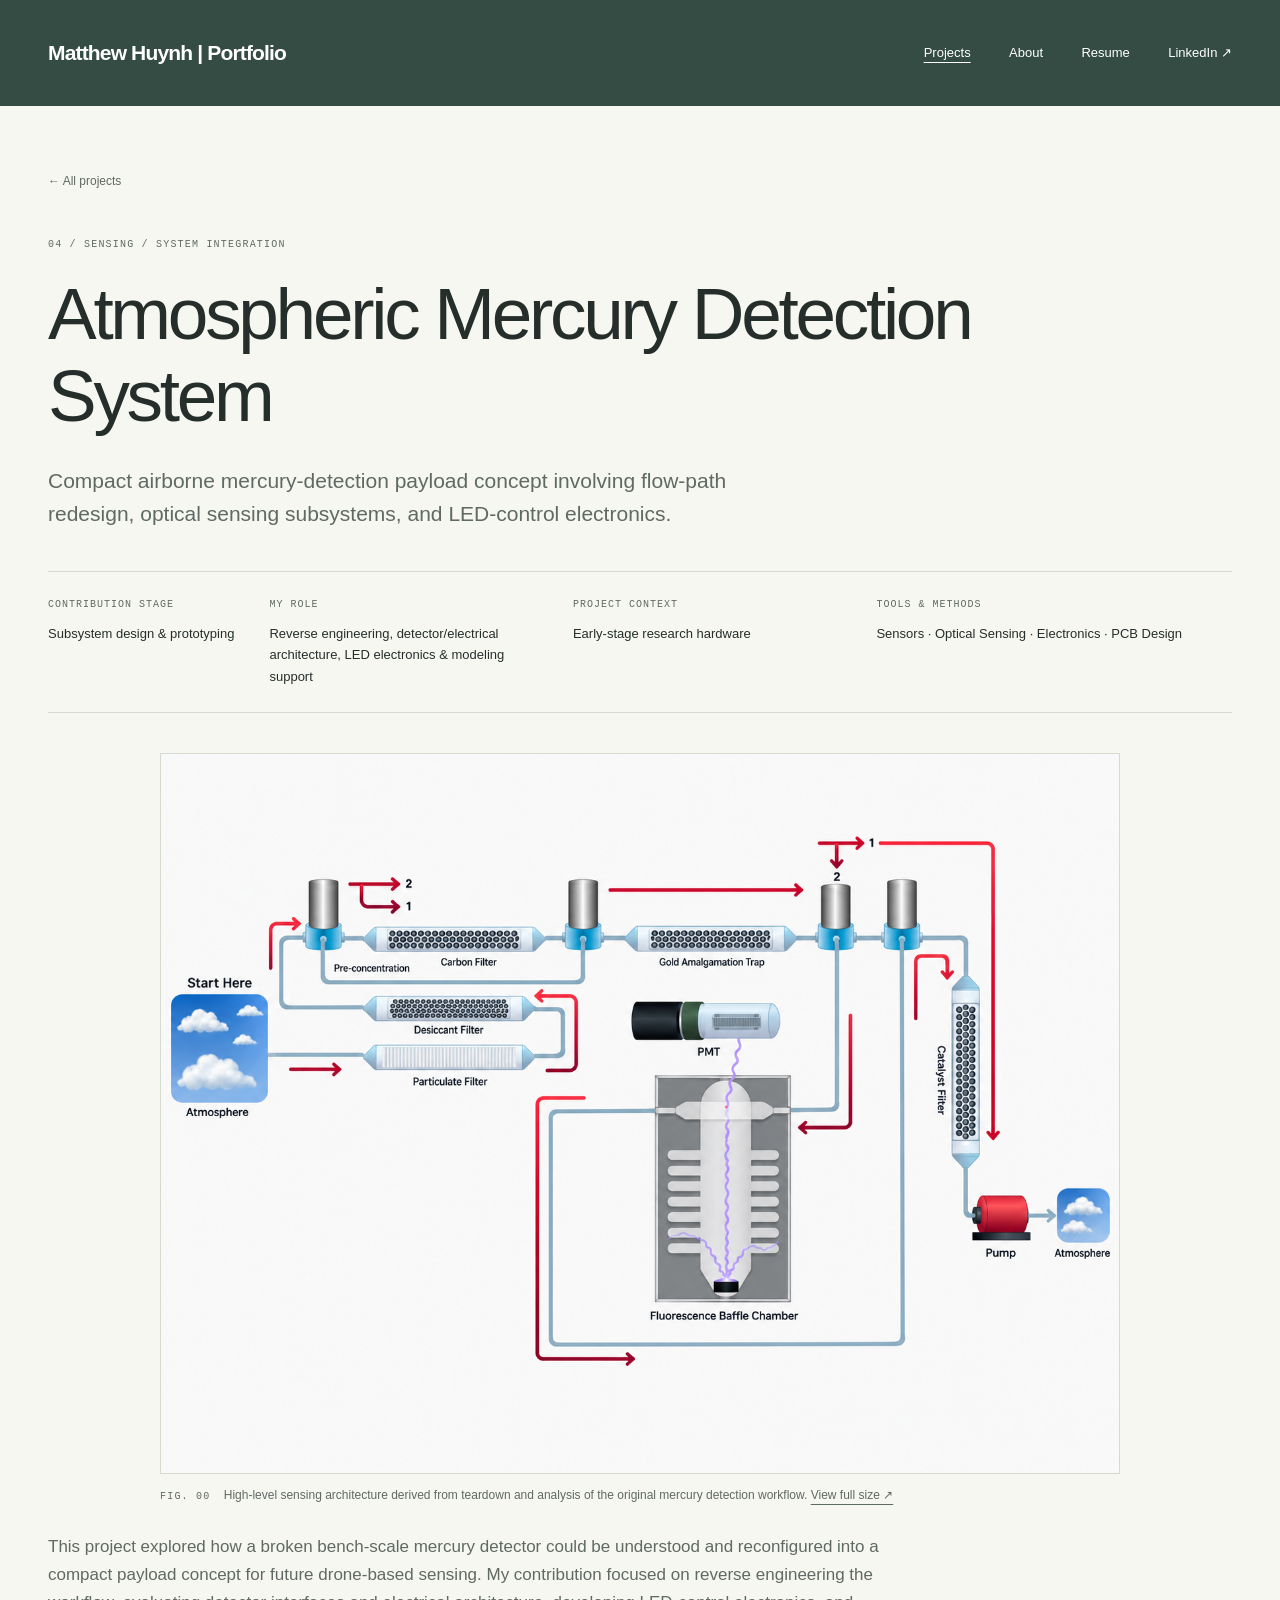
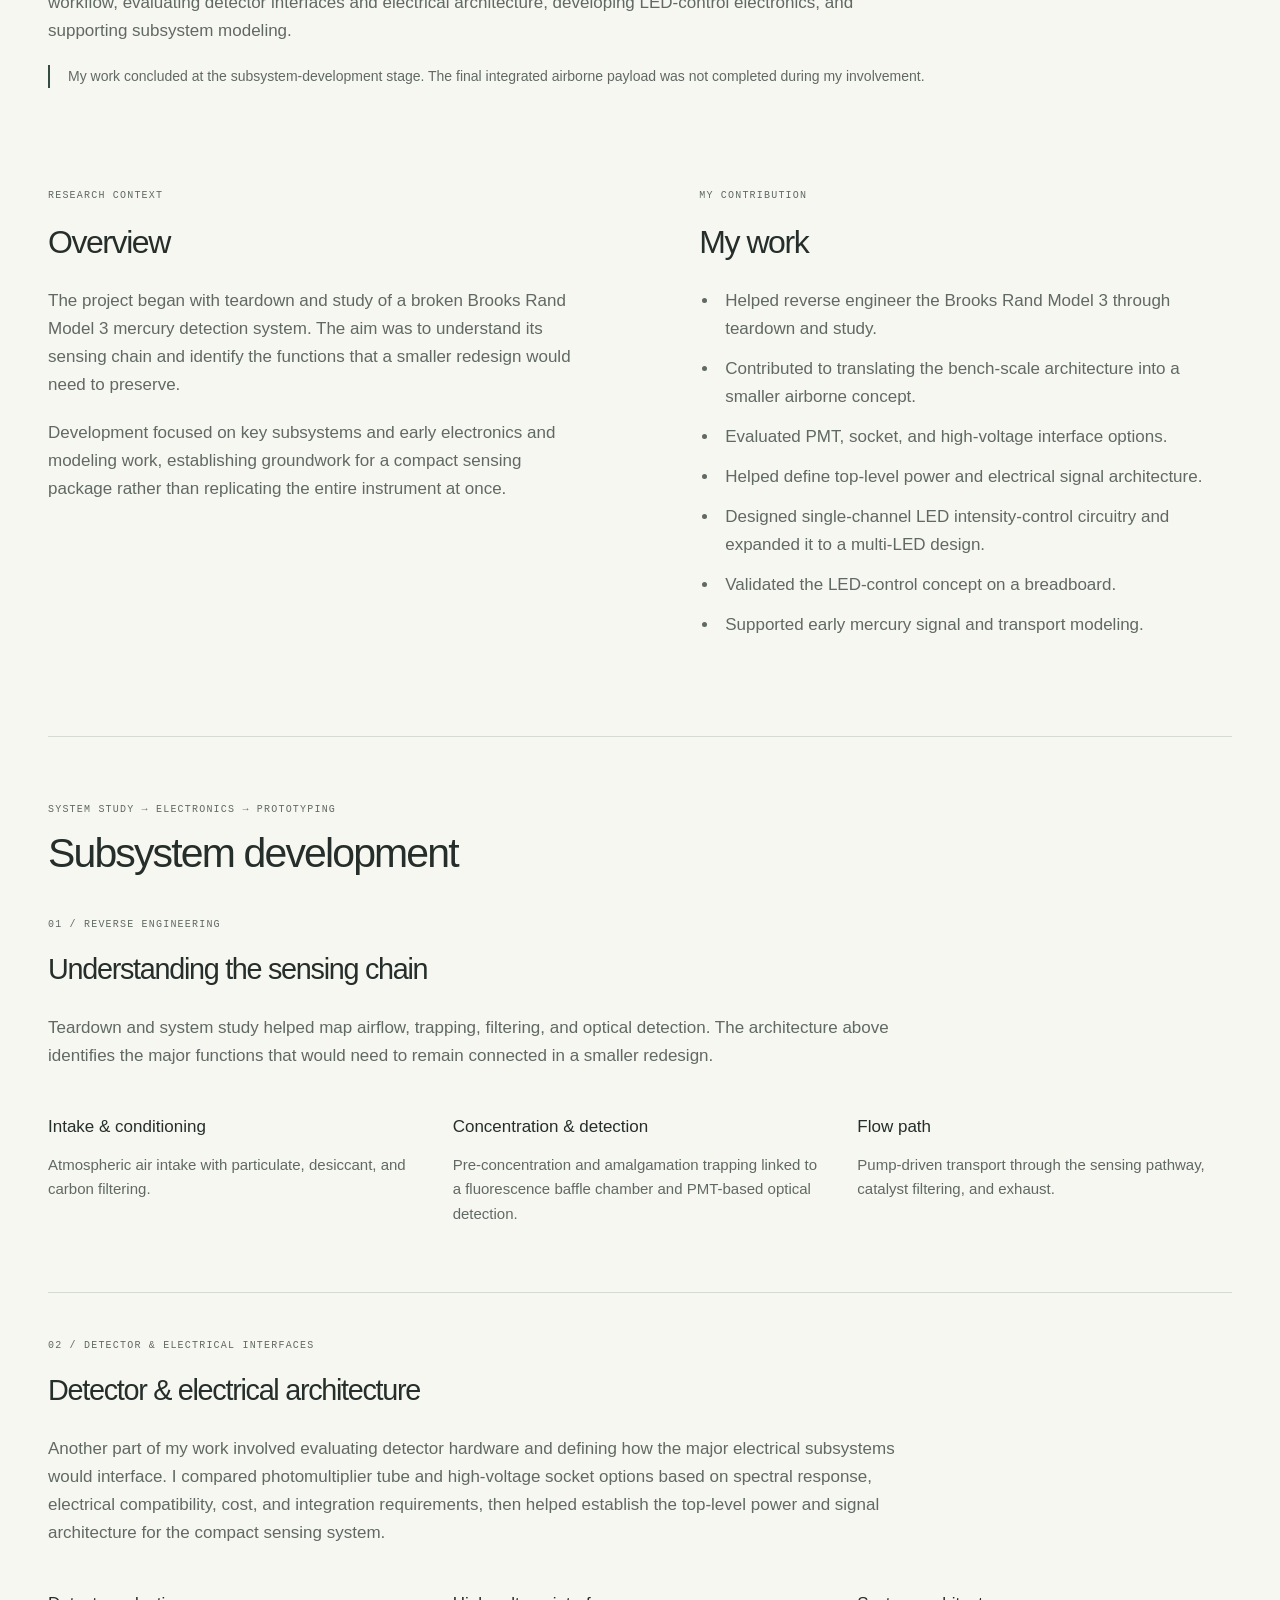
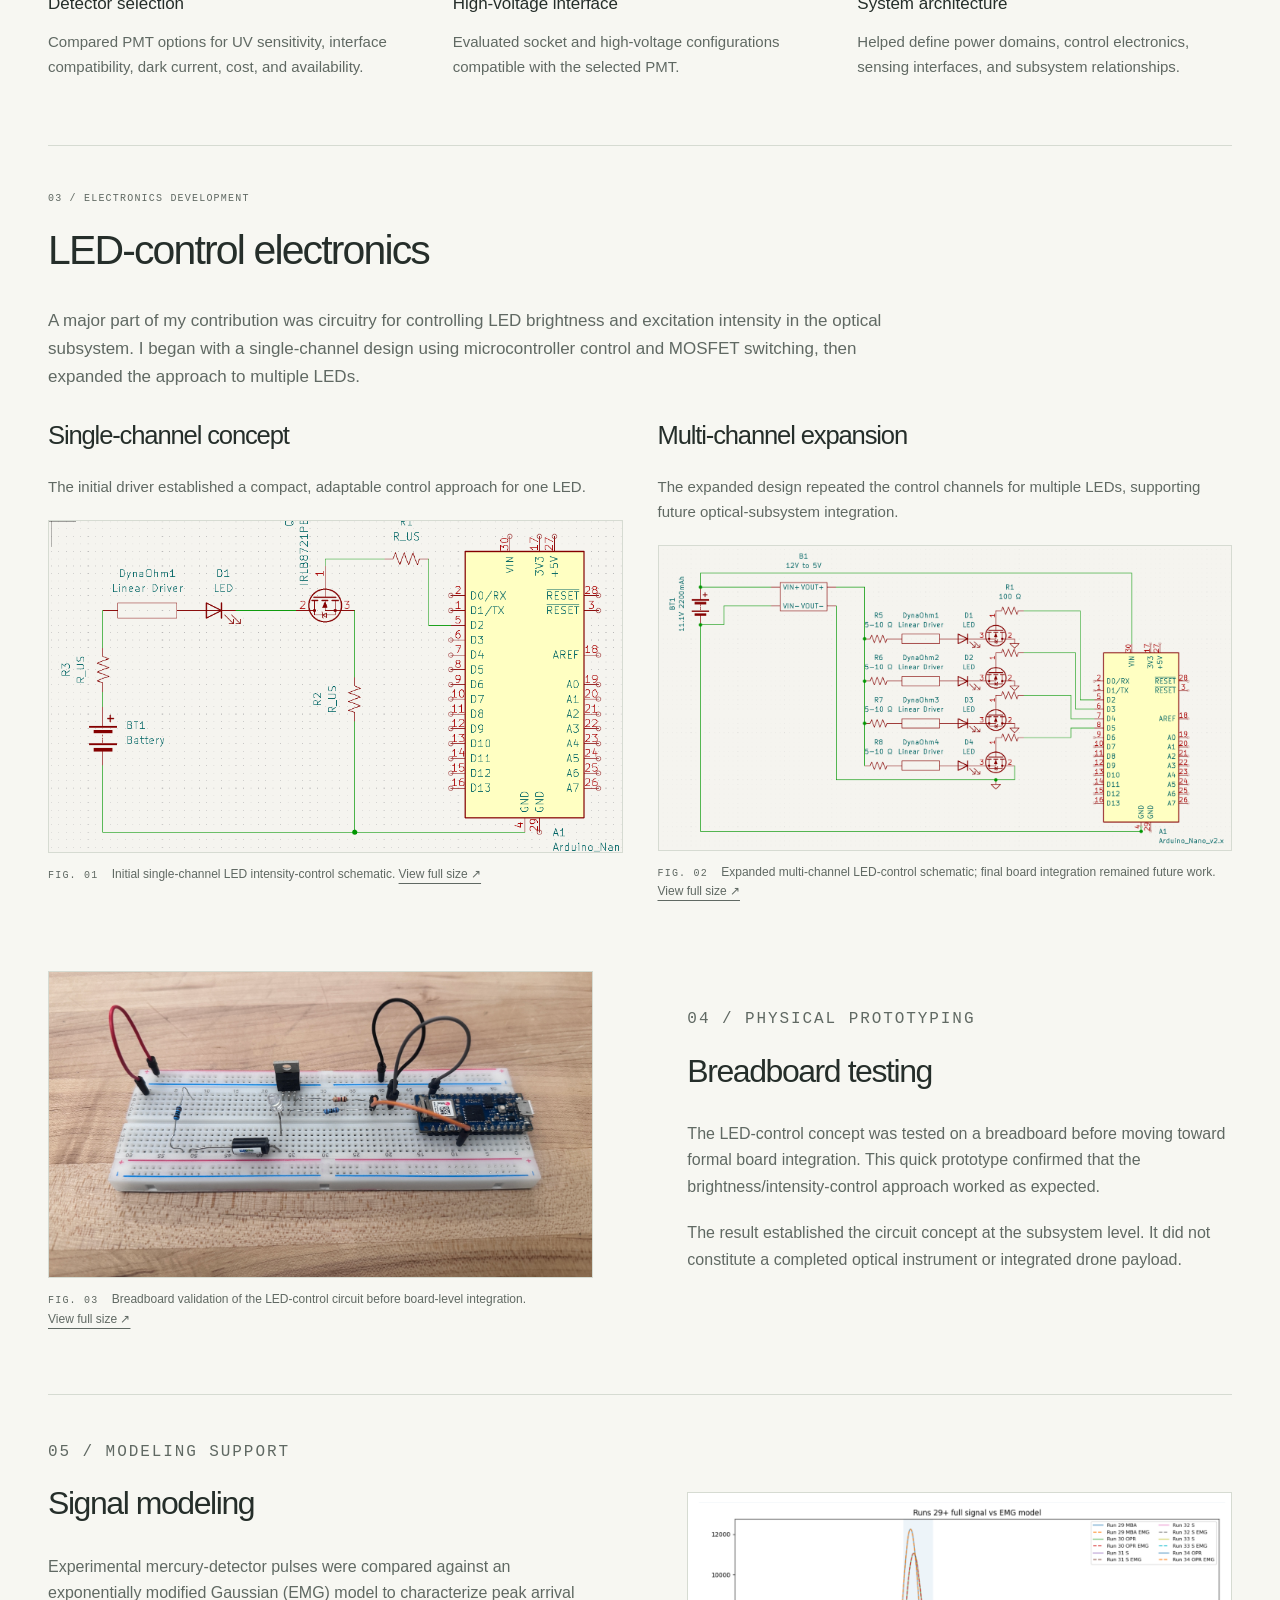
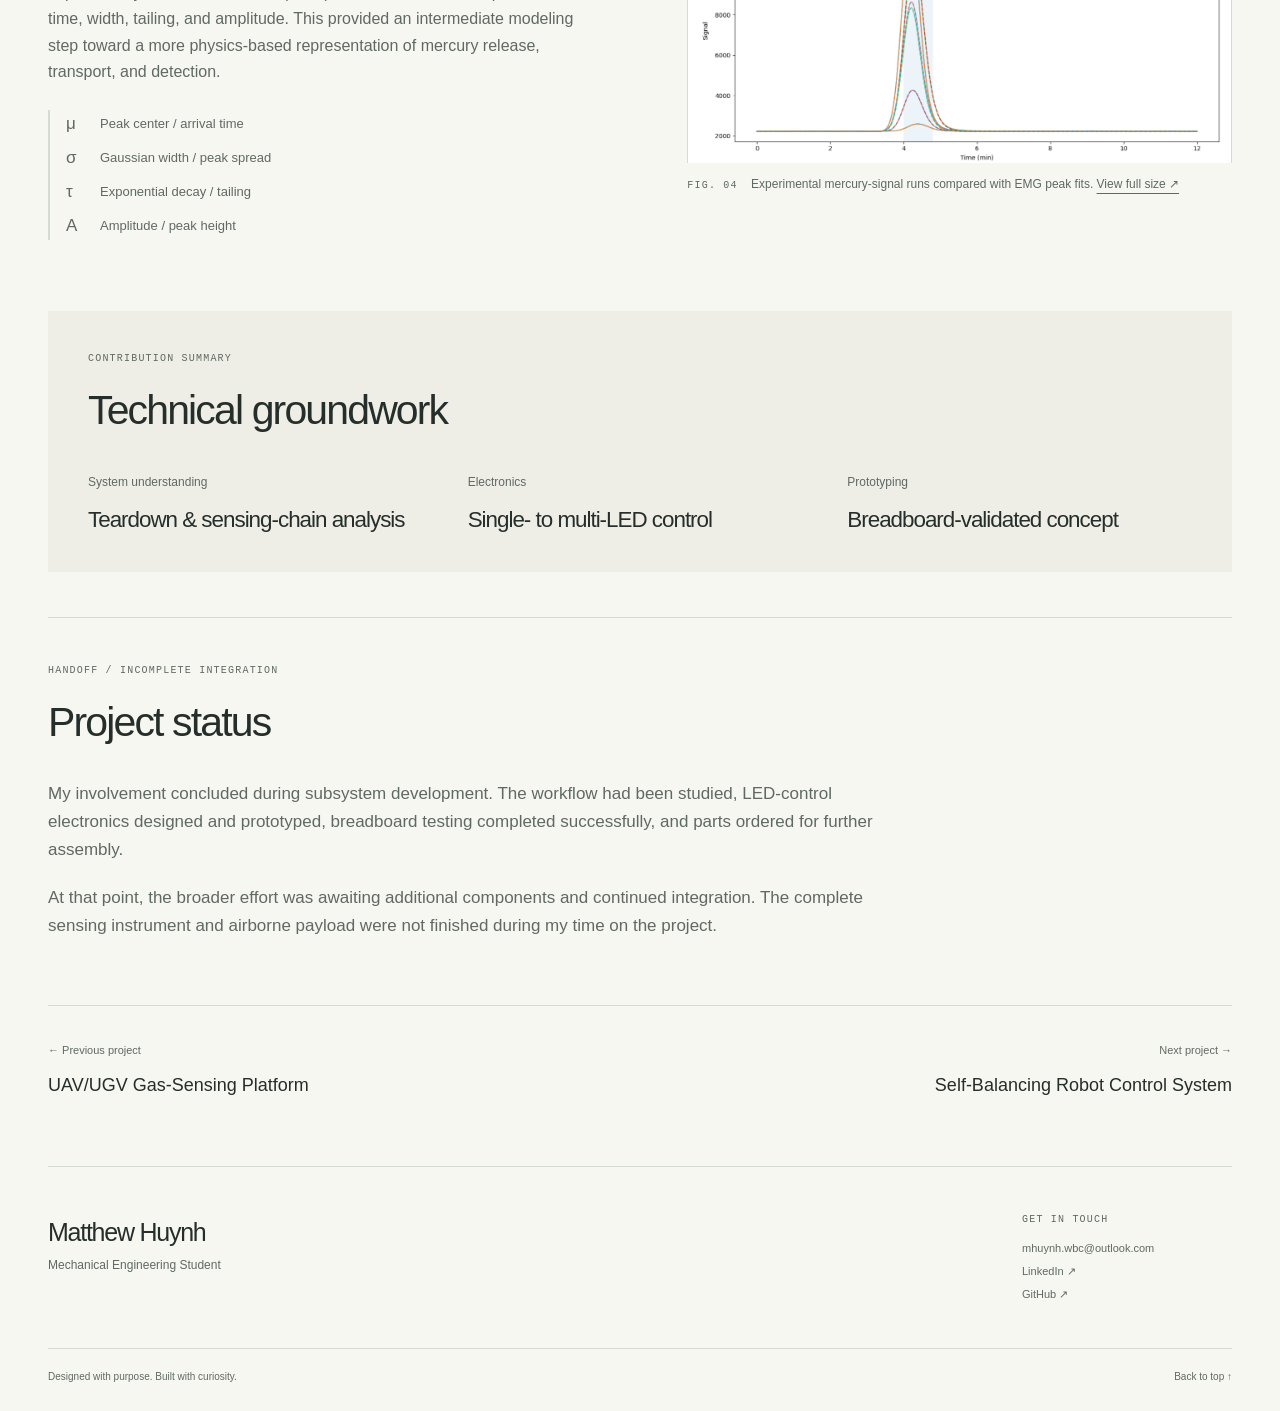
<file: projects/mercury-detection.html>
<!doctype html>
<html lang="en"><head><meta charset="utf-8"><meta name="viewport" content="width=device-width, initial-scale=1"><title>Atmospheric Mercury Detection System | Matthew Huynh</title><meta name="description" content="Compact airborne mercury-detection payload concept involving flow-path redesign, optical sensing subsystems, and LED-control electronics."><meta property="og:title" content="Atmospheric Mercury Detection System | Matthew Huynh"><meta property="og:description" content="Compact airborne mercury-detection payload concept involving flow-path redesign, optical sensing subsystems, and LED-control electronics."><meta property="og:type" content="website"><!-- TODO: Add an absolute og:image URL when project photography is available. --><link rel="stylesheet" href="../assets/css/styles.css"><script src="../assets/js/main.js" defer></script></head>
<body><a class="skip-link" href="#main">Skip to content</a><header class="site-header"><div class="header-inner"><a class="brand" href="../index.html">Matthew Huynh | Portfolio</a><button class="menu-toggle" aria-controls="navigation" aria-expanded="false" hidden>Menu <span aria-hidden="true">+</span></button><nav id="navigation" aria-label="Main navigation"><a href="../index.html#projects" aria-current="page">Projects</a><a href="../about.html">About</a><a href="../resume.html">Resume</a><a href="https://www.linkedin.com/in/matthewlhuynh/">LinkedIn <span aria-hidden="true">↗</span></a></nav></div></header>
<main id="main">
<div class="case-study hg-study">
<section class="page-hero">
<a class="back-link" href="../index.html#projects">&larr; All projects</a>
<p class="eyebrow">04 / Sensing / System integration</p>
<h1>Atmospheric Mercury Detection System</h1>
<p class="page-lead">Compact airborne mercury-detection payload concept involving flow-path redesign, optical sensing subsystems, and LED-control electronics.</p>
<dl class="project-meta">
<div><dt>Contribution stage</dt><dd>Subsystem design &amp; prototyping</dd></div>
<div><dt>My role</dt><dd>Reverse engineering, detector/electrical architecture, LED electronics &amp; modeling support</dd></div>
<div><dt>Project context</dt><dd>Early-stage research hardware</dd></div>
<div><dt>Tools &amp; methods</dt><dd>Sensors &middot; Optical Sensing &middot; Electronics &middot; PCB Design</dd></div>
</dl>
<figure class="hg-figure hg-hero"><a href="../assets/images/hg/diagram.png" target="_blank" rel="noopener noreferrer" aria-label="Open full-size: Mercury-sensing architecture showing atmospheric intake, filters, pre-concentration, gold amalgamation trap, fluorescence baffle chamber, PMT, catalyst filter, and pump"><img src="../assets/images/hg/diagram.png" width="1448" height="1086" fetchpriority="high" alt="Mercury-sensing architecture showing atmospheric intake, filters, pre-concentration, gold amalgamation trap, fluorescence baffle chamber, PMT, catalyst filter, and pump"></a><figcaption><span class="eyebrow">FIG. 00</span> High-level sensing architecture derived from teardown and analysis of the original mercury detection workflow. <a href="../assets/images/hg/diagram.png" target="_blank" rel="noopener noreferrer">View full size &nearr;</a></figcaption></figure>
<p class="hg-intro hg-hero-note">This project explored how a broken bench-scale mercury detector could be understood and reconfigured into a compact payload concept for future drone-based sensing. My contribution focused on reverse engineering the workflow, evaluating detector interfaces and electrical architecture, developing LED-control electronics, and supporting subsystem modeling.</p>
<p class="hg-scope">My work concluded at the subsystem-development stage. The final integrated airborne payload was not completed during my involvement.</p>
</section>
<section class="overview-grid">
<div><p class="eyebrow">RESEARCH CONTEXT</p><h2>Overview</h2>
<p>The project began with teardown and study of a broken Brooks Rand Model 3 mercury detection system. The aim was to understand its sensing chain and identify the functions that a smaller redesign would need to preserve.</p>
<p>Development focused on key subsystems and early electronics and modeling work, establishing groundwork for a compact sensing package rather than replicating the entire instrument at once.</p></div>
<div><p class="eyebrow">MY CONTRIBUTION</p><h2>My work</h2>
<ul class="role-list"><li>Helped reverse engineer the Brooks Rand Model 3 through teardown and study.</li><li>Contributed to translating the bench-scale architecture into a smaller airborne concept.</li><li>Evaluated PMT, socket, and high-voltage interface options.</li><li>Helped define top-level power and electrical signal architecture.</li><li>Designed single-channel LED intensity-control circuitry and expanded it to a multi-LED design.</li><li>Validated the LED-control concept on a breadboard.</li><li>Supported early mercury signal and transport modeling.</li></ul></div>
</section>
<section class="engineering-process">
<div class="section-heading"><div><p class="eyebrow">SYSTEM STUDY &rarr; ELECTRONICS &rarr; PROTOTYPING</p><h2>Subsystem development</h2></div></div>
<section class="hg-section hg-chain">
<p class="eyebrow">01 / REVERSE ENGINEERING</p><h3>Understanding the sensing chain</h3>
<p class="hg-intro">Teardown and system study helped map airflow, trapping, filtering, and optical detection. The architecture above identifies the major functions that would need to remain connected in a smaller redesign.</p>
<div class="hg-grid"><div><h4>Intake &amp; conditioning</h4><p>Atmospheric air intake with particulate, desiccant, and carbon filtering.</p></div><div><h4>Concentration &amp; detection</h4><p>Pre-concentration and amalgamation trapping linked to a fluorescence baffle chamber and PMT-based optical detection.</p></div><div><h4>Flow path</h4><p>Pump-driven transport through the sensing pathway, catalyst filtering, and exhaust.</p></div></div>
</section>
<section class="hg-section" id="detector-architecture">
<p class="eyebrow">02 / DETECTOR &amp; ELECTRICAL INTERFACES</p><h3>Detector &amp; electrical architecture</h3>
<p class="hg-intro">Another part of my work involved evaluating detector hardware and defining how the major electrical subsystems would interface. I compared photomultiplier tube and high-voltage socket options based on spectral response, electrical compatibility, cost, and integration requirements, then helped establish the top-level power and signal architecture for the compact sensing system.</p>
<div class="hg-grid"><div><h4>Detector selection</h4><p>Compared PMT options for UV sensitivity, interface compatibility, dark current, cost, and availability.</p></div><div><h4>High-voltage interface</h4><p>Evaluated socket and high-voltage configurations compatible with the selected PMT.</p></div><div><h4>System architecture</h4><p>Helped define power domains, control electronics, sensing interfaces, and subsystem relationships.</p></div></div>
</section>
<section class="hg-section">
<p class="eyebrow">03 / ELECTRONICS DEVELOPMENT</p><h2>LED-control electronics</h2>
<p class="hg-intro">A major part of my contribution was circuitry for controlling LED brightness and excitation intensity in the optical subsystem. I began with a single-channel design using microcontroller control and MOSFET switching, then expanded the approach to multiple LEDs.</p>
<div class="hg-circuits">
<div><h3>Single-channel concept</h3><p>The initial driver established a compact, adaptable control approach for one LED.</p>
<figure class="hg-figure"><a href="../assets/images/hg/singleLEDdiagram.png" target="_blank" rel="noopener noreferrer" aria-label="Open full-size: Initial single-LED driver schematic with a microcontroller, MOSFET, linear driver, and LED"><img src="../assets/images/hg/singleLEDdiagram.png" width="912" height="527" loading="lazy" alt="Initial single-LED driver schematic with a microcontroller, MOSFET, linear driver, and LED"></a><figcaption><span class="eyebrow">FIG. 01</span> Initial single-channel LED intensity-control schematic. <a href="../assets/images/hg/singleLEDdiagram.png" target="_blank" rel="noopener noreferrer">View full size &nearr;</a></figcaption></figure>
</div>
<div><h3>Multi-channel expansion</h3><p>The expanded design repeated the control channels for multiple LEDs, supporting future optical-subsystem integration.</p>
<figure class="hg-figure"><a href="../assets/images/hg/multipleLEDdiagram.png" target="_blank" rel="noopener noreferrer" aria-label="Open full-size: Expanded LED-control schematic with multiple driver and MOSFET channels connected to a microcontroller"><img src="../assets/images/hg/multipleLEDdiagram.png" width="3012" height="1599" loading="lazy" alt="Expanded LED-control schematic with multiple driver and MOSFET channels connected to a microcontroller"></a><figcaption><span class="eyebrow">FIG. 02</span> Expanded multi-channel LED-control schematic; final board integration remained future work. <a href="../assets/images/hg/multipleLEDdiagram.png" target="_blank" rel="noopener noreferrer">View full size &nearr;</a></figcaption></figure>
</div></div>
</section>
<section class="process-row hg-breadboard">
<div><p class="eyebrow">04 / PHYSICAL PROTOTYPING</p><h3>Breadboard testing</h3>
<p>The LED-control concept was tested on a breadboard before moving toward formal board integration. This quick prototype confirmed that the brightness/intensity-control approach worked as expected.</p>
<p>The result established the circuit concept at the subsystem level. It did not constitute a completed optical instrument or integrated drone payload.</p></div>
<figure class="hg-figure"><a href="../assets/images/hg/realcircuit.jpg" target="_blank" rel="noopener noreferrer" aria-label="Open full-size: Breadboard prototype with microcontroller, switching component, and wiring for LED intensity-control testing"><img src="../assets/images/hg/realcircuit.jpg" width="5712" height="3213" loading="lazy" alt="Breadboard prototype with microcontroller, switching component, and wiring for LED intensity-control testing"></a><figcaption><span class="eyebrow">FIG. 03</span> Breadboard validation of the LED-control circuit before board-level integration. <a href="../assets/images/hg/realcircuit.jpg" target="_blank" rel="noopener noreferrer">View full size &nearr;</a></figcaption></figure>
</section>
<section class="process-row hg-modeling" id="signal-modeling">
<div><p class="eyebrow">05 / MODELING SUPPORT</p><h3>Signal modeling</h3>
<p>Experimental mercury-detector pulses were compared against an exponentially modified Gaussian (EMG) model to characterize peak arrival time, width, tailing, and amplitude. This provided an intermediate modeling step toward a more physics-based representation of mercury release, transport, and detection.</p>
<dl class="hg-model-parameters">
<div><dt>&mu;</dt><dd>Peak center / arrival time</dd></div>
<div><dt>&sigma;</dt><dd>Gaussian width / peak spread</dd></div>
<div><dt>&tau;</dt><dd>Exponential decay / tailing</dd></div>
<div><dt>A</dt><dd>Amplitude / peak height</dd></div>
</dl></div>
<figure class="hg-figure"><a class="hg-plot-window" href="../assets/images/hg/modeling.png" target="_blank" rel="noopener noreferrer" aria-label="Open full-size experimental mercury-signal and EMG fit comparison"><img src="../assets/images/hg/modeling.png" width="1306" height="977" loading="lazy" alt="Experimental mercury-signal runs 29 through 34 compared with EMG peak fits over time"></a><figcaption><span class="eyebrow">FIG. 04</span> Experimental mercury-signal runs compared with EMG peak fits. <a href="../assets/images/hg/modeling.png" target="_blank" rel="noopener noreferrer">View full size &nearr;</a></figcaption></figure>
</section>
</section>
<section class="technical"><p class="eyebrow">CONTRIBUTION SUMMARY</p><h2>Technical groundwork</h2>
<div class="highlight-grid"><div><span>System understanding</span><h3>Teardown &amp; sensing-chain analysis</h3></div><div><span>Electronics</span><h3>Single- to multi-LED control</h3></div><div><span>Prototyping</span><h3>Breadboard-validated concept</h3></div></div>
</section>
<section class="hg-section hg-status">
<div class="hg-intro"><p class="eyebrow">HANDOFF / INCOMPLETE INTEGRATION</p><h2>Project status</h2>
<p>My involvement concluded during subsystem development. The workflow had been studied, LED-control electronics designed and prototyped, breadboard testing completed successfully, and parts ordered for further assembly.</p>
<p>At that point, the broader effort was awaiting additional components and continued integration. The complete sensing instrument and airborne payload were not finished during my time on the project.</p></div>
</section>
<nav class="project-pagination" aria-label="Project navigation"><a href="uav-gas-sensing.html"><span>← Previous project</span><strong>UAV/UGV Gas-Sensing Platform</strong></a><a href="self-balancing-robot.html"><span>Next project →</span><strong>Self-Balancing Robot Control System</strong></a></nav>
</div></main>
<footer><div class="footer-top"><div><a class="footer-name" href="../index.html">Matthew Huynh</a><p>Mechanical Engineering Student</p></div><div class="footer-contact"><span class="eyebrow">GET IN TOUCH</span><a href="mailto:mhuynh.wbc@outlook.com">mhuynh.wbc@outlook.com</a><a href="https://www.linkedin.com/in/matthewlhuynh/">LinkedIn ↗</a><a href="https://github.com/matta-h">GitHub ↗</a></div></div><div class="footer-bottom"><span>Designed with purpose. Built with curiosity.</span><a href="#main">Back to top ↑</a></div></footer></body></html>
</file>
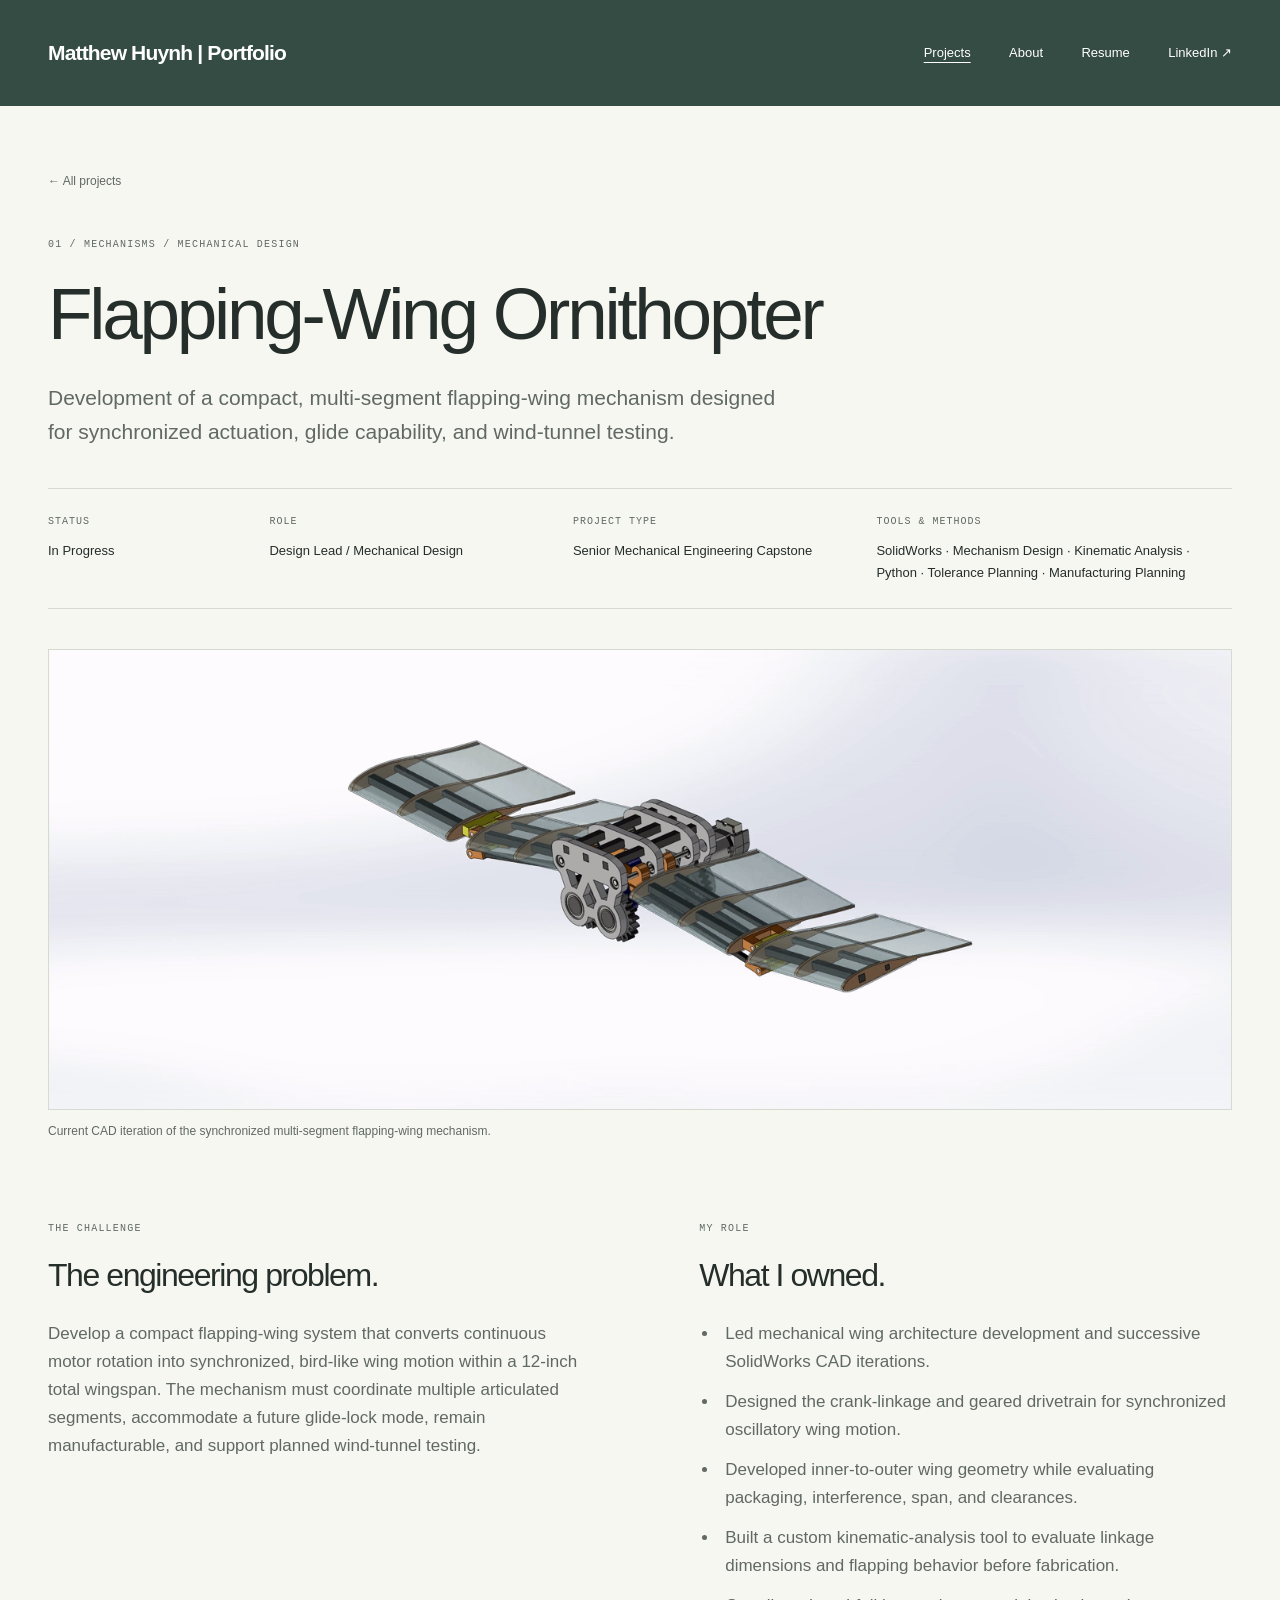
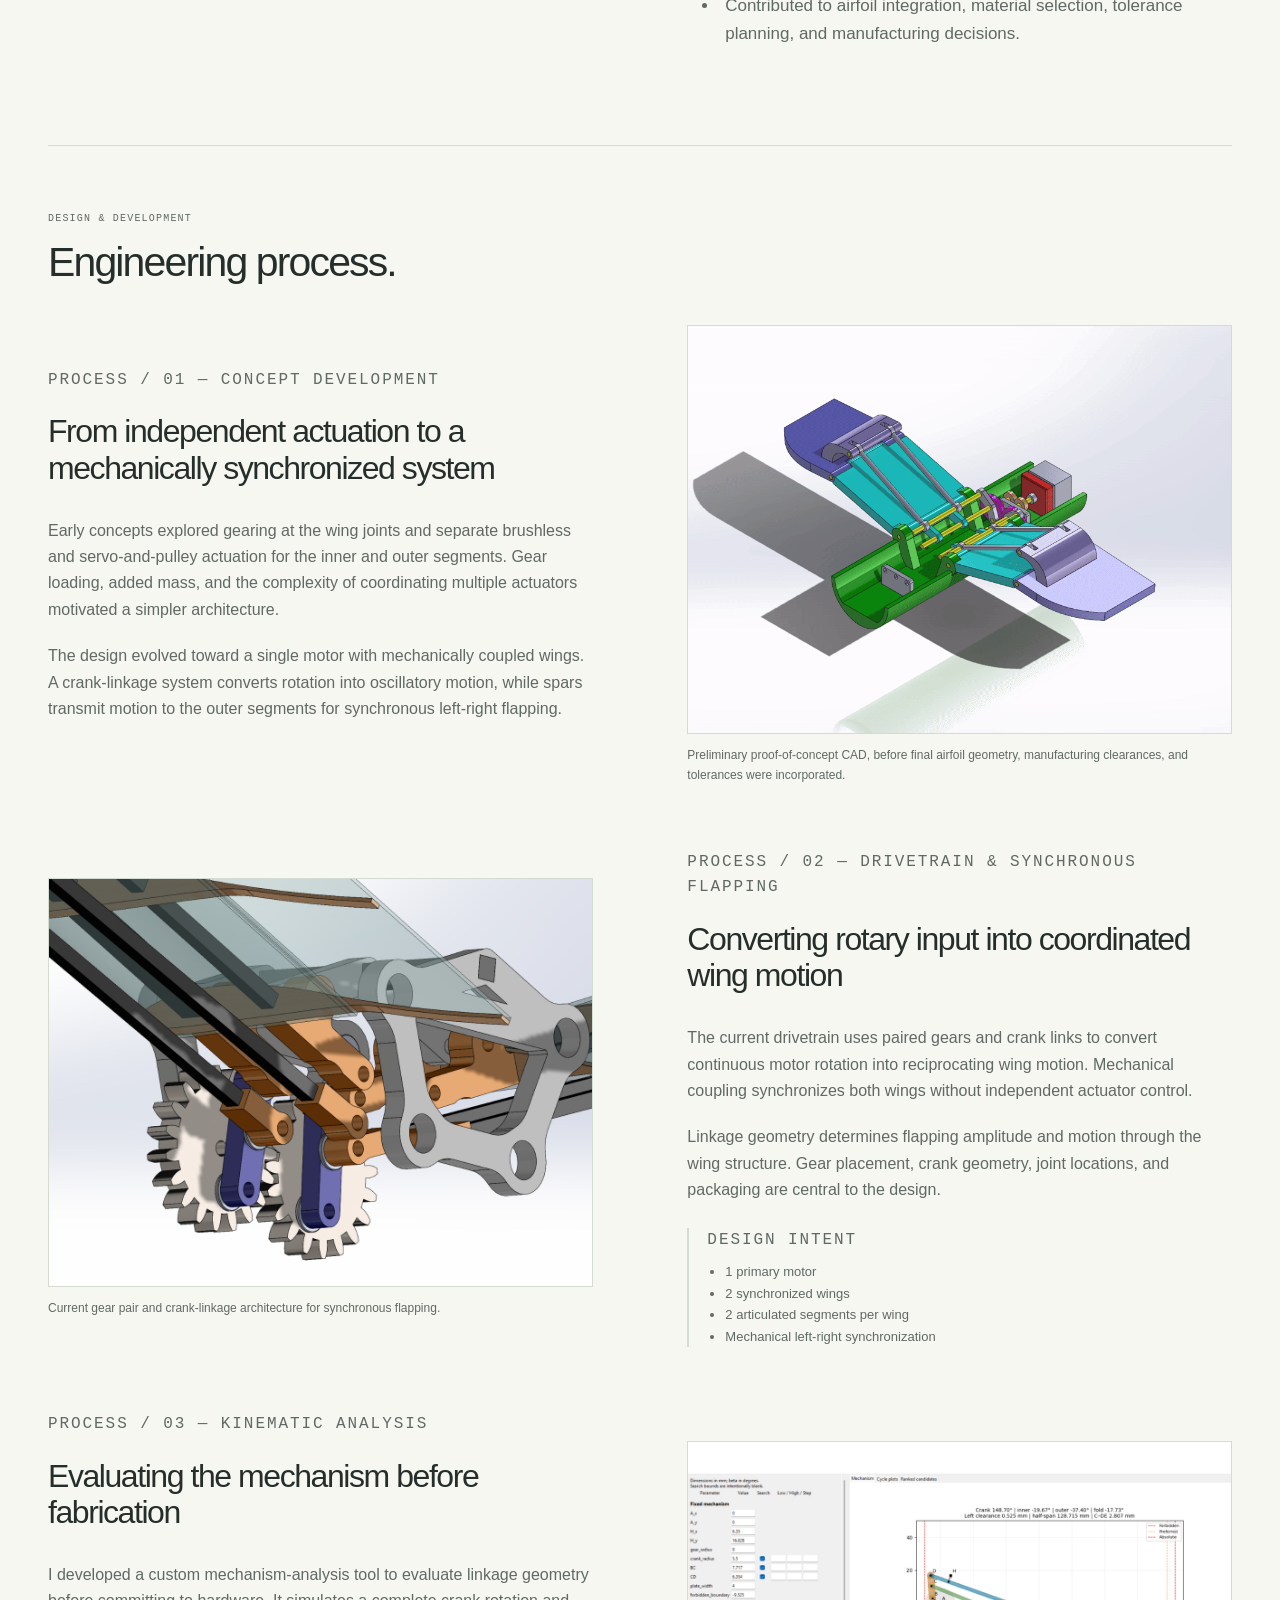
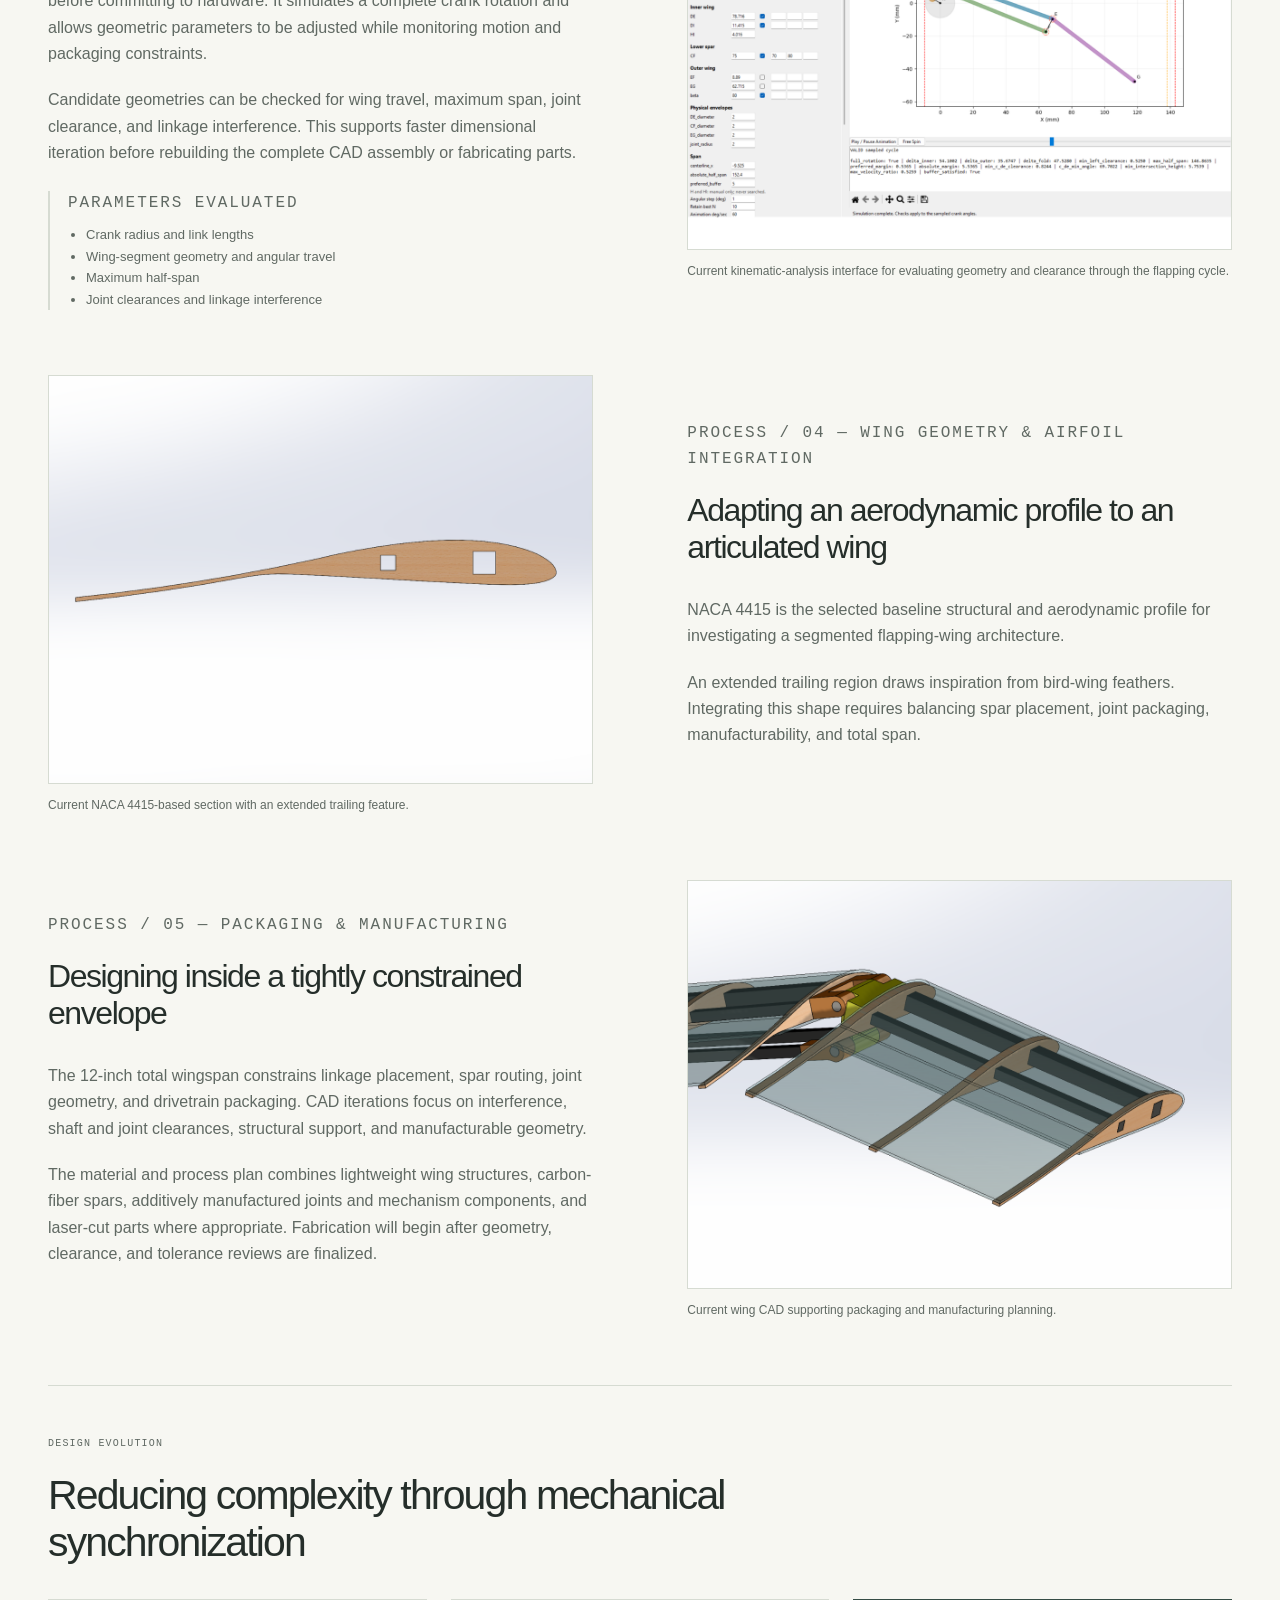
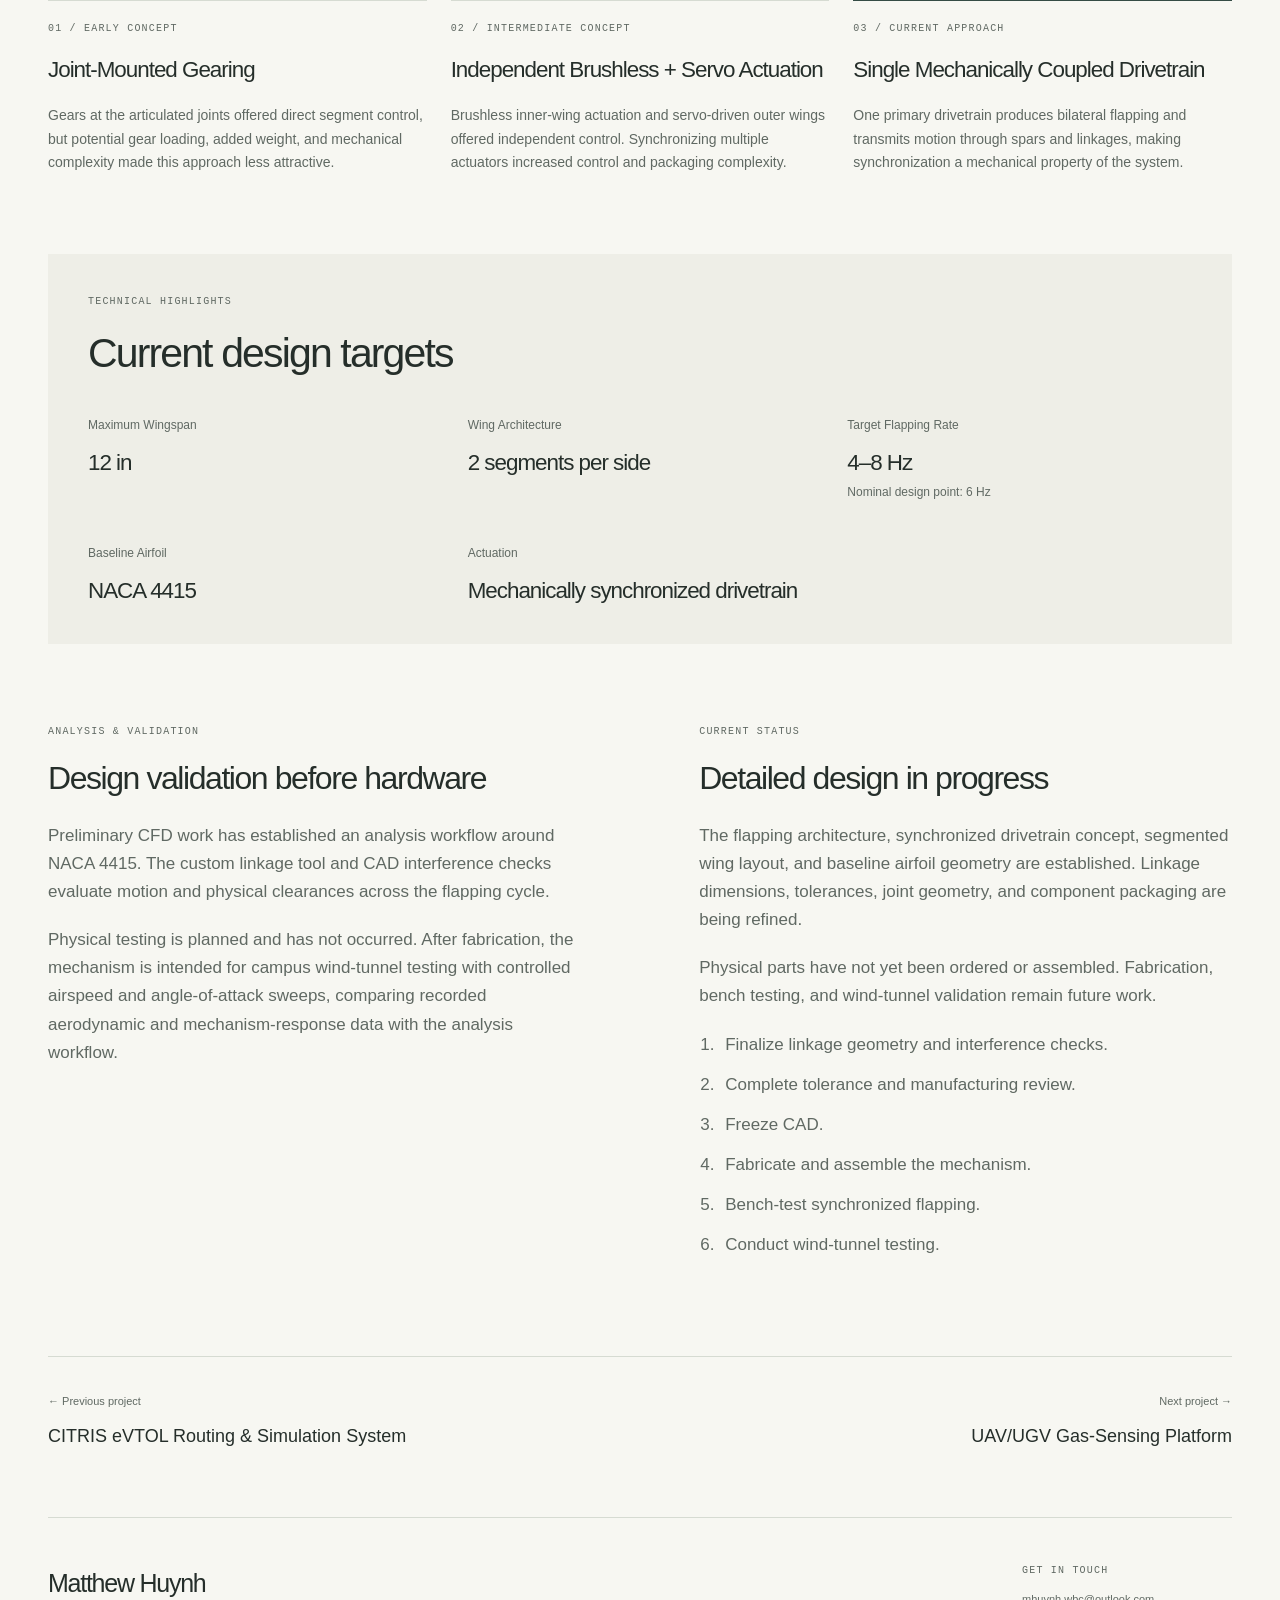
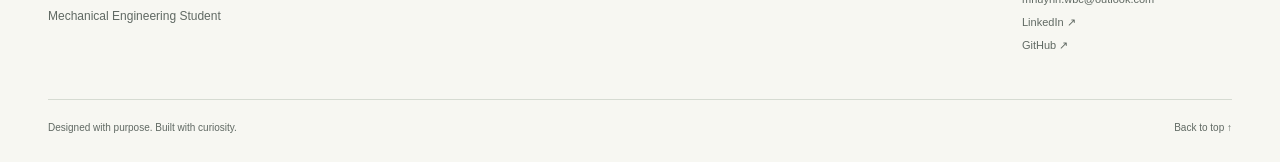
<file: projects/ornithopter.html>
<!doctype html>
<html lang="en"><head><meta charset="utf-8"><meta name="viewport" content="width=device-width, initial-scale=1"><title>Flapping-Wing Ornithopter | Matthew Huynh</title><meta name="description" content="Mechanical design case study for a multi-segment flapping-wing ornithopter, including synchronized drivetrain development, kinematic analysis, NACA 4415 integration, and manufacturing planning."><meta property="og:title" content="Flapping-Wing Ornithopter | Matthew Huynh"><meta property="og:description" content="A senior mechanical engineering capstone focused on synchronized flapping-wing mechanisms, linkage design, kinematic analysis, and wind-tunnel-ready development."><meta property="og:type" content="website"><!-- TODO: Add an absolute og:image URL when project photography is available. --><link rel="stylesheet" href="../assets/css/styles.css"><script src="../assets/js/main.js" defer></script></head>
<body><a class="skip-link" href="#main">Skip to content</a><header class="site-header"><div class="header-inner"><a class="brand" href="../index.html">Matthew Huynh | Portfolio</a><button class="menu-toggle" aria-controls="navigation" aria-expanded="false" hidden>Menu <span aria-hidden="true">+</span></button><nav id="navigation" aria-label="Main navigation"><a href="../index.html#projects" aria-current="page">Projects</a><a href="../about.html">About</a><a href="../resume.html">Resume</a><a href="https://www.linkedin.com/in/matthewlhuynh/">LinkedIn <span aria-hidden="true">↗</span></a></nav></div></header>
<main id="main">
<div class="case-study ornithopter-study">
<section class="page-hero">
<a class="back-link" href="../index.html#projects">&larr; All projects</a>
<p class="eyebrow">01 / Mechanisms / Mechanical design</p>
<h1>Flapping-Wing Ornithopter</h1>
<p class="page-lead">Development of a compact, multi-segment flapping-wing mechanism designed for synchronized actuation, glide capability, and wind-tunnel testing.</p>
<dl class="project-meta">
<div><dt>Status</dt><dd>In Progress</dd></div>
<div><dt>Role</dt><dd>Design Lead / Mechanical Design</dd></div>
<div><dt>Project type</dt><dd>Senior Mechanical Engineering Capstone</dd></div>
<div><dt>Tools &amp; methods</dt><dd>SolidWorks &middot; Mechanism Design &middot; Kinematic Analysis &middot; Python &middot; Tolerance Planning &middot; Manufacturing Planning</dd></div>
</dl>
<figure class="ornithopter-figure ornithopter-hero">
<img src="../assets/images/ornithropter/banner.gif" width="1800" height="800" alt="Current SolidWorks assembly of the multi-segment flapping-wing ornithopter, showing the synchronized drivetrain, articulated wing segments, spars, and airfoil geometry." fetchpriority="high">
<figcaption>Current CAD iteration of the synchronized multi-segment flapping-wing mechanism.</figcaption>
</figure>
</section>
<section class="overview-grid">
<div><p class="eyebrow">THE CHALLENGE</p><h2>The engineering problem.</h2>
<p>Develop a compact flapping-wing system that converts continuous motor rotation into synchronized, bird-like wing motion within a 12-inch total wingspan. The mechanism must coordinate multiple articulated segments, accommodate a future glide-lock mode, remain manufacturable, and support planned wind-tunnel testing.</p></div>
<div><p class="eyebrow">MY ROLE</p><h2>What I owned.</h2>
<ul class="role-list">
<li>Led mechanical wing architecture development and successive SolidWorks CAD iterations.</li>
<li>Designed the crank-linkage and geared drivetrain for synchronized oscillatory wing motion.</li>
<li>Developed inner-to-outer wing geometry while evaluating packaging, interference, span, and clearances.</li>
<li>Built a custom kinematic-analysis tool to evaluate linkage dimensions and flapping behavior before fabrication.</li>
<li>Contributed to airfoil integration, material selection, tolerance planning, and manufacturing decisions.</li>
</ul></div>
</section>
<section class="engineering-process">
<div class="section-heading"><div><p class="eyebrow">DESIGN &amp; DEVELOPMENT</p><h2>Engineering process.</h2></div></div>
<section class="process-row">
<div><p class="eyebrow">PROCESS / 01 &mdash; Concept Development</p>
<h3>From independent actuation to a mechanically synchronized system</h3>
<p>Early concepts explored gearing at the wing joints and separate brushless and servo-and-pulley actuation for the inner and outer segments. Gear loading, added mass, and the complexity of coordinating multiple actuators motivated a simpler architecture.</p>
<p>The design evolved toward a single motor with mechanically coupled wings. A crank-linkage system converts rotation into oscillatory motion, while spars transmit motion to the outer segments for synchronous left-right flapping.</p>
</div>
<figure class="ornithopter-figure">
<img src="../assets/images/ornithropter/preliminary.gif" width="900" height="675" alt="Preliminary ornithopter proof-of-concept CAD showing the early multi-segment wing architecture and linkage-driven flapping concept." loading="lazy">
<figcaption>Preliminary proof-of-concept CAD, before final airfoil geometry, manufacturing clearances, and tolerances were incorporated.</figcaption>
</figure>
</section>
<section class="process-row">
<div><p class="eyebrow">PROCESS / 02 &mdash; Drivetrain &amp; Synchronous Flapping</p>
<h3>Converting rotary input into coordinated wing motion</h3>
<p>The current drivetrain uses paired gears and crank links to convert continuous motor rotation into reciprocating wing motion. Mechanical coupling synchronizes both wings without independent actuator control.</p>
<p>Linkage geometry determines flapping amplitude and motion through the wing structure. Gear placement, crank geometry, joint locations, and packaging are central to the design.</p>
<aside class="ornithopter-callout"><p class="eyebrow">Design intent</p><ul><li>1 primary motor</li><li>2 synchronized wings</li><li>2 articulated segments per wing</li><li>Mechanical left-right synchronization</li></ul></aside></div>
<figure class="ornithopter-figure">
<img src="../assets/images/ornithropter/drivetrain.png" width="1200" height="900" alt="Close-up SolidWorks view of the paired gears, crank links, and linkage joints used to synchronize the left and right wing motion." loading="lazy">
<figcaption>Current gear pair and crank-linkage architecture for synchronous flapping.</figcaption>
</figure>
</section>
<section class="process-row">
<div><p class="eyebrow">PROCESS / 03 &mdash; Kinematic Analysis</p>
<h3>Evaluating the mechanism before fabrication</h3>
<p>I developed a custom mechanism-analysis tool to evaluate linkage geometry before committing to hardware. It simulates a complete crank rotation and allows geometric parameters to be adjusted while monitoring motion and packaging constraints.</p>
<p>Candidate geometries can be checked for wing travel, maximum span, joint clearance, and linkage interference. This supports faster dimensional iteration before rebuilding the complete CAD assembly or fabricating parts.</p>
<aside class="ornithopter-callout"><p class="eyebrow">Parameters evaluated</p><ul><li>Crank radius and link lengths</li><li>Wing-segment geometry and angular travel</li><li>Maximum half-span</li><li>Joint clearances and linkage interference</li></ul></aside></div>
<figure class="ornithopter-figure">
<img src="../assets/images/ornithropter/tool.png" width="1200" height="900" alt="Custom Python linkage-analysis tool showing the ornithopter mechanism geometry, crank position, span boundaries, linkage clearances, and interference checks." loading="lazy">
<figcaption>Current kinematic-analysis interface for evaluating geometry and clearance through the flapping cycle.</figcaption>
</figure>
</section>
<section class="process-row">
<div><p class="eyebrow">PROCESS / 04 &mdash; Wing Geometry &amp; Airfoil Integration</p>
<h3>Adapting an aerodynamic profile to an articulated wing</h3>
<p>NACA 4415 is the selected baseline structural and aerodynamic profile for investigating a segmented flapping-wing architecture.</p>
<p>An extended trailing region draws inspiration from bird-wing feathers. Integrating this shape requires balancing spar placement, joint packaging, manufacturability, and total span.</p>
</div>
<figure class="ornithopter-figure">
<img src="../assets/images/ornithropter/NACA%204415.png" width="1200" height="900" alt="SolidWorks cross-section of the current NACA 4415-inspired wing profile with an extended trailing region intended to support the bird-like wing concept." loading="lazy">
<figcaption>Current NACA 4415-based section with an extended trailing feature.</figcaption>
</figure>
</section>
<section class="process-row">
<div><p class="eyebrow">PROCESS / 05 &mdash; Packaging &amp; Manufacturing</p>
<h3>Designing inside a tightly constrained envelope</h3>
<p>The 12-inch total wingspan constrains linkage placement, spar routing, joint geometry, and drivetrain packaging. CAD iterations focus on interference, shaft and joint clearances, structural support, and manufacturable geometry.</p>
<p>The material and process plan combines lightweight wing structures, carbon-fiber spars, additively manufactured joints and mechanism components, and laser-cut parts where appropriate. Fabrication will begin after geometry, clearance, and tolerance reviews are finalized.</p>
</div>
<figure class="ornithopter-figure">
<img src="../assets/images/ornithropter/wing.png" width="1200" height="900" alt="Current SolidWorks wing assembly illustrating articulated wing geometry and structural packaging within the planned wingspan." loading="lazy">
<figcaption>Current wing CAD supporting packaging and manufacturing planning.</figcaption>
</figure>
</section>
</section>
<section class="ornithopter-evolution">
<p class="eyebrow">DESIGN EVOLUTION</p>
<h2>Reducing complexity through mechanical synchronization</h2>
<div class="ornithopter-evolution-grid">
<article><p class="eyebrow">01 / Early concept</p><h3>Joint-Mounted Gearing</h3><p>Gears at the articulated joints offered direct segment control, but potential gear loading, added weight, and mechanical complexity made this approach less attractive.</p></article>
<article><p class="eyebrow">02 / Intermediate concept</p><h3>Independent Brushless + Servo Actuation</h3><p>Brushless inner-wing actuation and servo-driven outer wings offered independent control. Synchronizing multiple actuators increased control and packaging complexity.</p></article>
<article><p class="eyebrow">03 / Current approach</p><h3>Single Mechanically Coupled Drivetrain</h3><p>One primary drivetrain produces bilateral flapping and transmits motion through spars and linkages, making synchronization a mechanical property of the system.</p></article>
</div>
</section>
<section class="technical">
<p class="eyebrow">TECHNICAL HIGHLIGHTS</p><h2>Current design targets</h2>
<div class="highlight-grid">
<div><span>Maximum Wingspan</span><h3>12 in</h3></div>
<div><span>Wing Architecture</span><h3>2 segments per side</h3></div>
<div><span>Target Flapping Rate</span><h3>4&ndash;8 Hz</h3><p class="muted">Nominal design point: 6 Hz</p></div>
<div><span>Baseline Airfoil</span><h3>NACA 4415</h3></div>
<div><span>Actuation</span><h3>Mechanically synchronized drivetrain</h3></div>
</div>
</section>
<section class="overview-grid closing">
<div><p class="eyebrow">ANALYSIS &amp; VALIDATION</p><h2>Design validation before hardware</h2>
<p>Preliminary CFD work has established an analysis workflow around NACA 4415. The custom linkage tool and CAD interference checks evaluate motion and physical clearances across the flapping cycle.</p>
<p>Physical testing is planned and has not occurred. After fabrication, the mechanism is intended for campus wind-tunnel testing with controlled airspeed and angle-of-attack sweeps, comparing recorded aerodynamic and mechanism-response data with the analysis workflow.</p></div>
<div><p class="eyebrow">CURRENT STATUS</p><h2>Detailed design in progress</h2>
<p>The flapping architecture, synchronized drivetrain concept, segmented wing layout, and baseline airfoil geometry are established. Linkage dimensions, tolerances, joint geometry, and component packaging are being refined.</p>
<p>Physical parts have not yet been ordered or assembled. Fabrication, bench testing, and wind-tunnel validation remain future work.</p>
<ol class="role-list">
<li>Finalize linkage geometry and interference checks.</li>
<li>Complete tolerance and manufacturing review.</li>
<li>Freeze CAD.</li>
<li>Fabricate and assemble the mechanism.</li>
<li>Bench-test synchronized flapping.</li>
<li>Conduct wind-tunnel testing.</li>
</ol></div>
</section>
<nav class="project-pagination" aria-label="Project navigation"><a href="citris.html"><span>← Previous project</span><strong>CITRIS eVTOL Routing & Simulation System</strong></a><a href="uav-gas-sensing.html"><span>Next project →</span><strong>UAV/UGV Gas-Sensing Platform</strong></a></nav>
</div>
</main>
<footer><div class="footer-top"><div><a class="footer-name" href="../index.html">Matthew Huynh</a><p>Mechanical Engineering Student</p></div><div class="footer-contact"><span class="eyebrow">GET IN TOUCH</span><a href="mailto:mhuynh.wbc@outlook.com">mhuynh.wbc@outlook.com</a><a href="https://www.linkedin.com/in/matthewlhuynh/">LinkedIn ↗</a><a href="https://github.com/matta-h">GitHub ↗</a></div></div><div class="footer-bottom"><span>Designed with purpose. Built with curiosity.</span><a href="#main">Back to top ↑</a></div></footer></body></html>
</file>
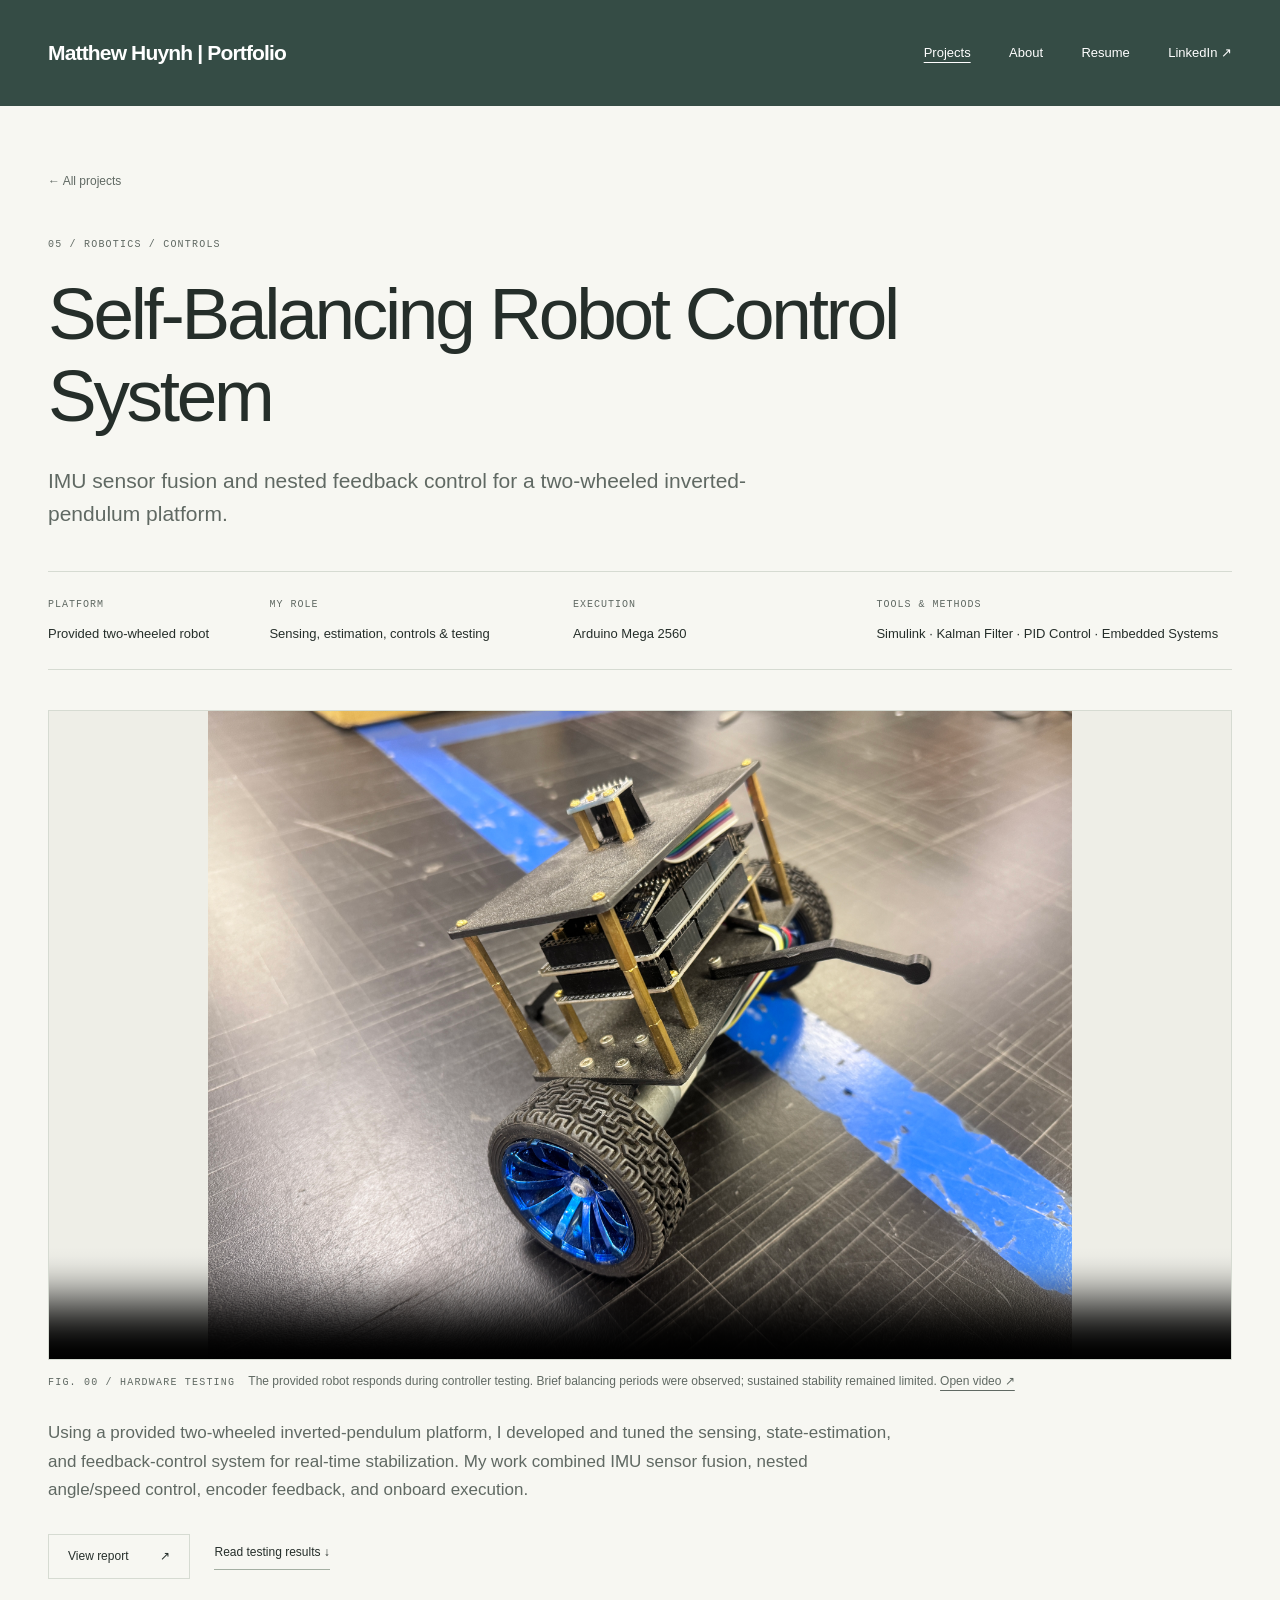
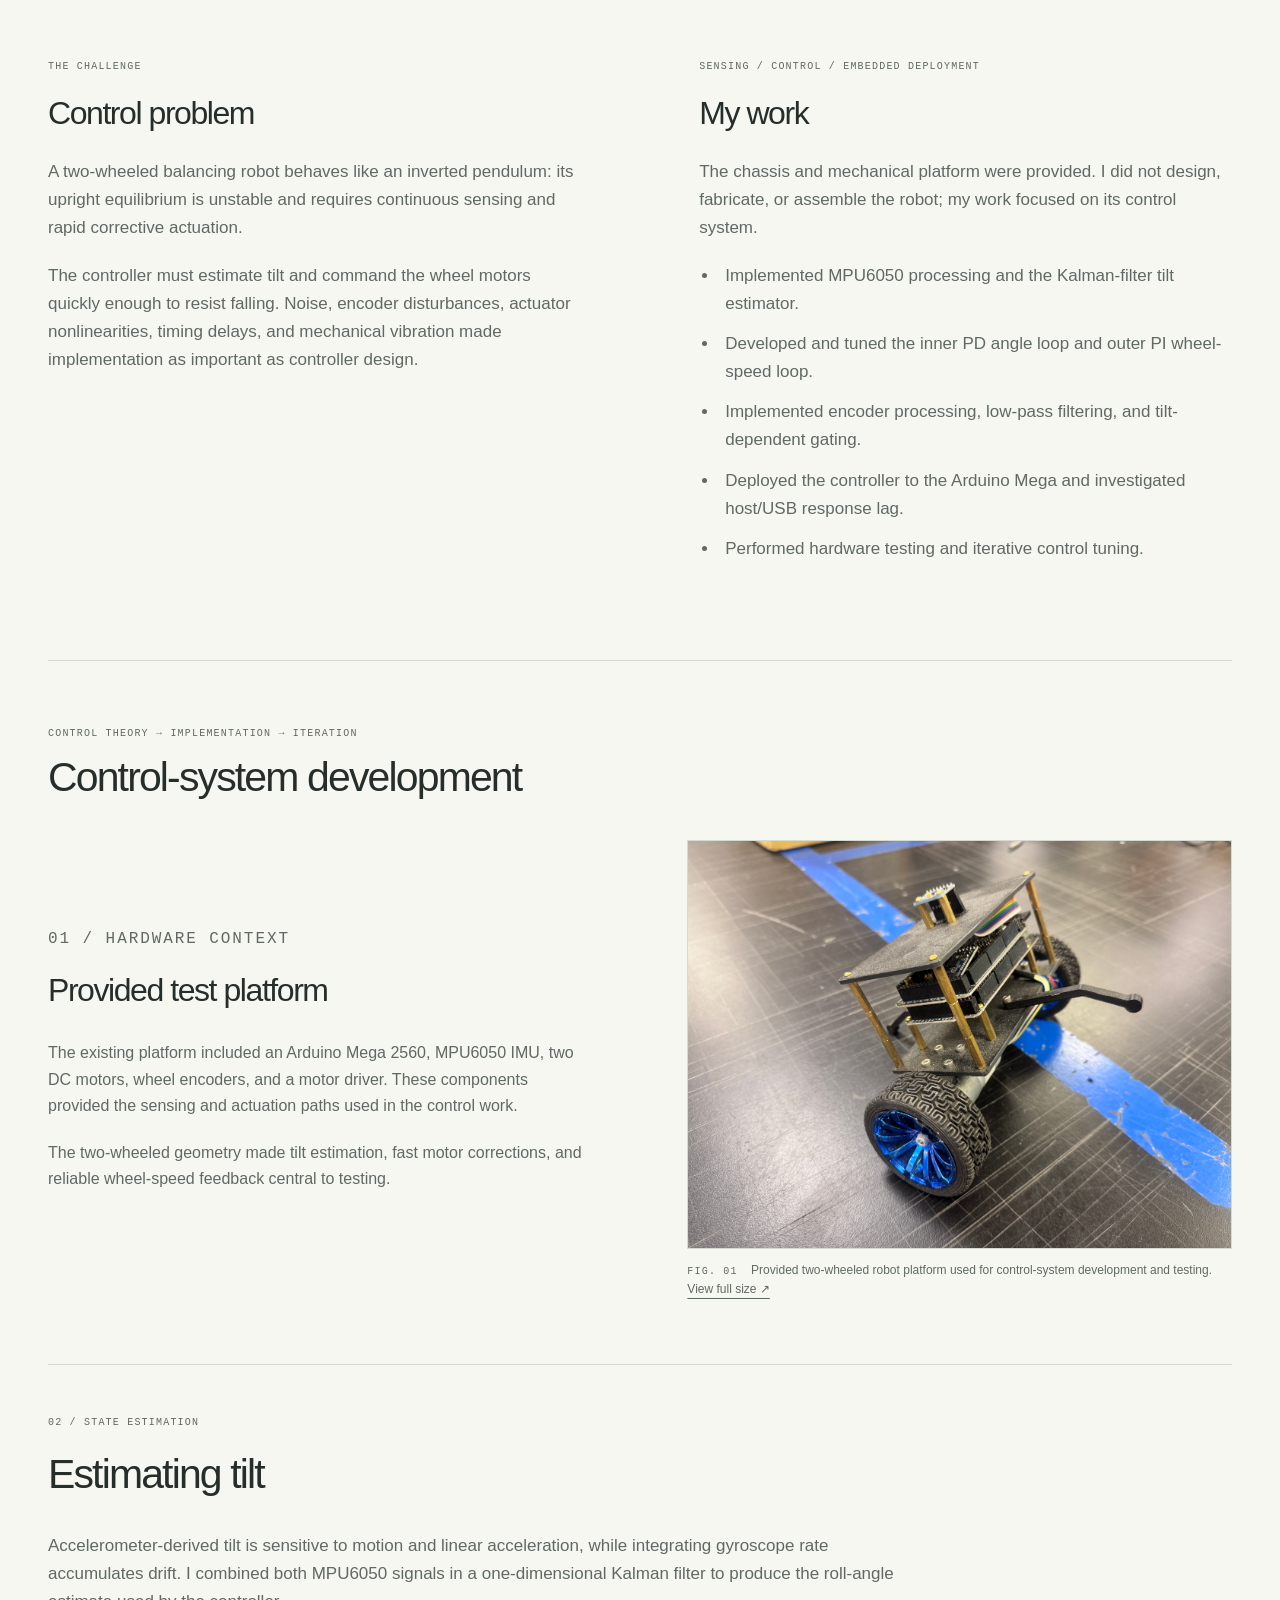
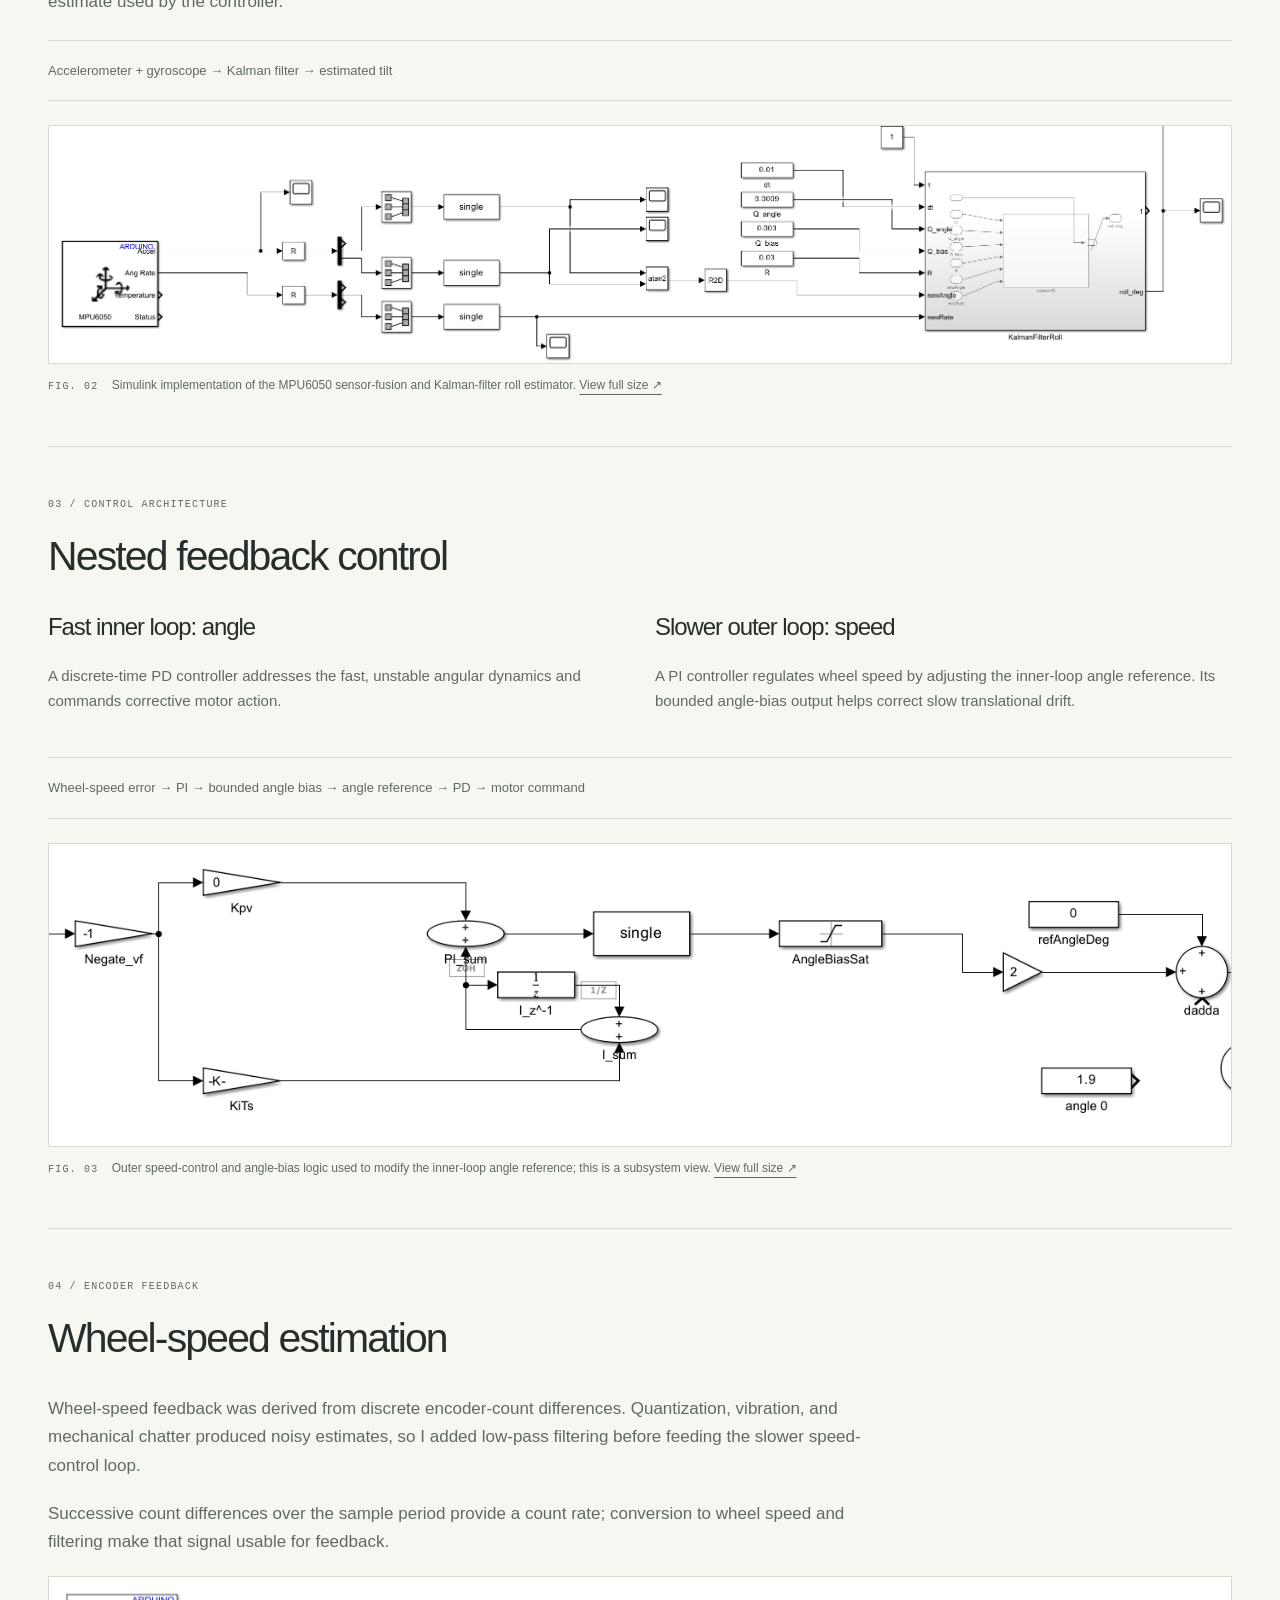
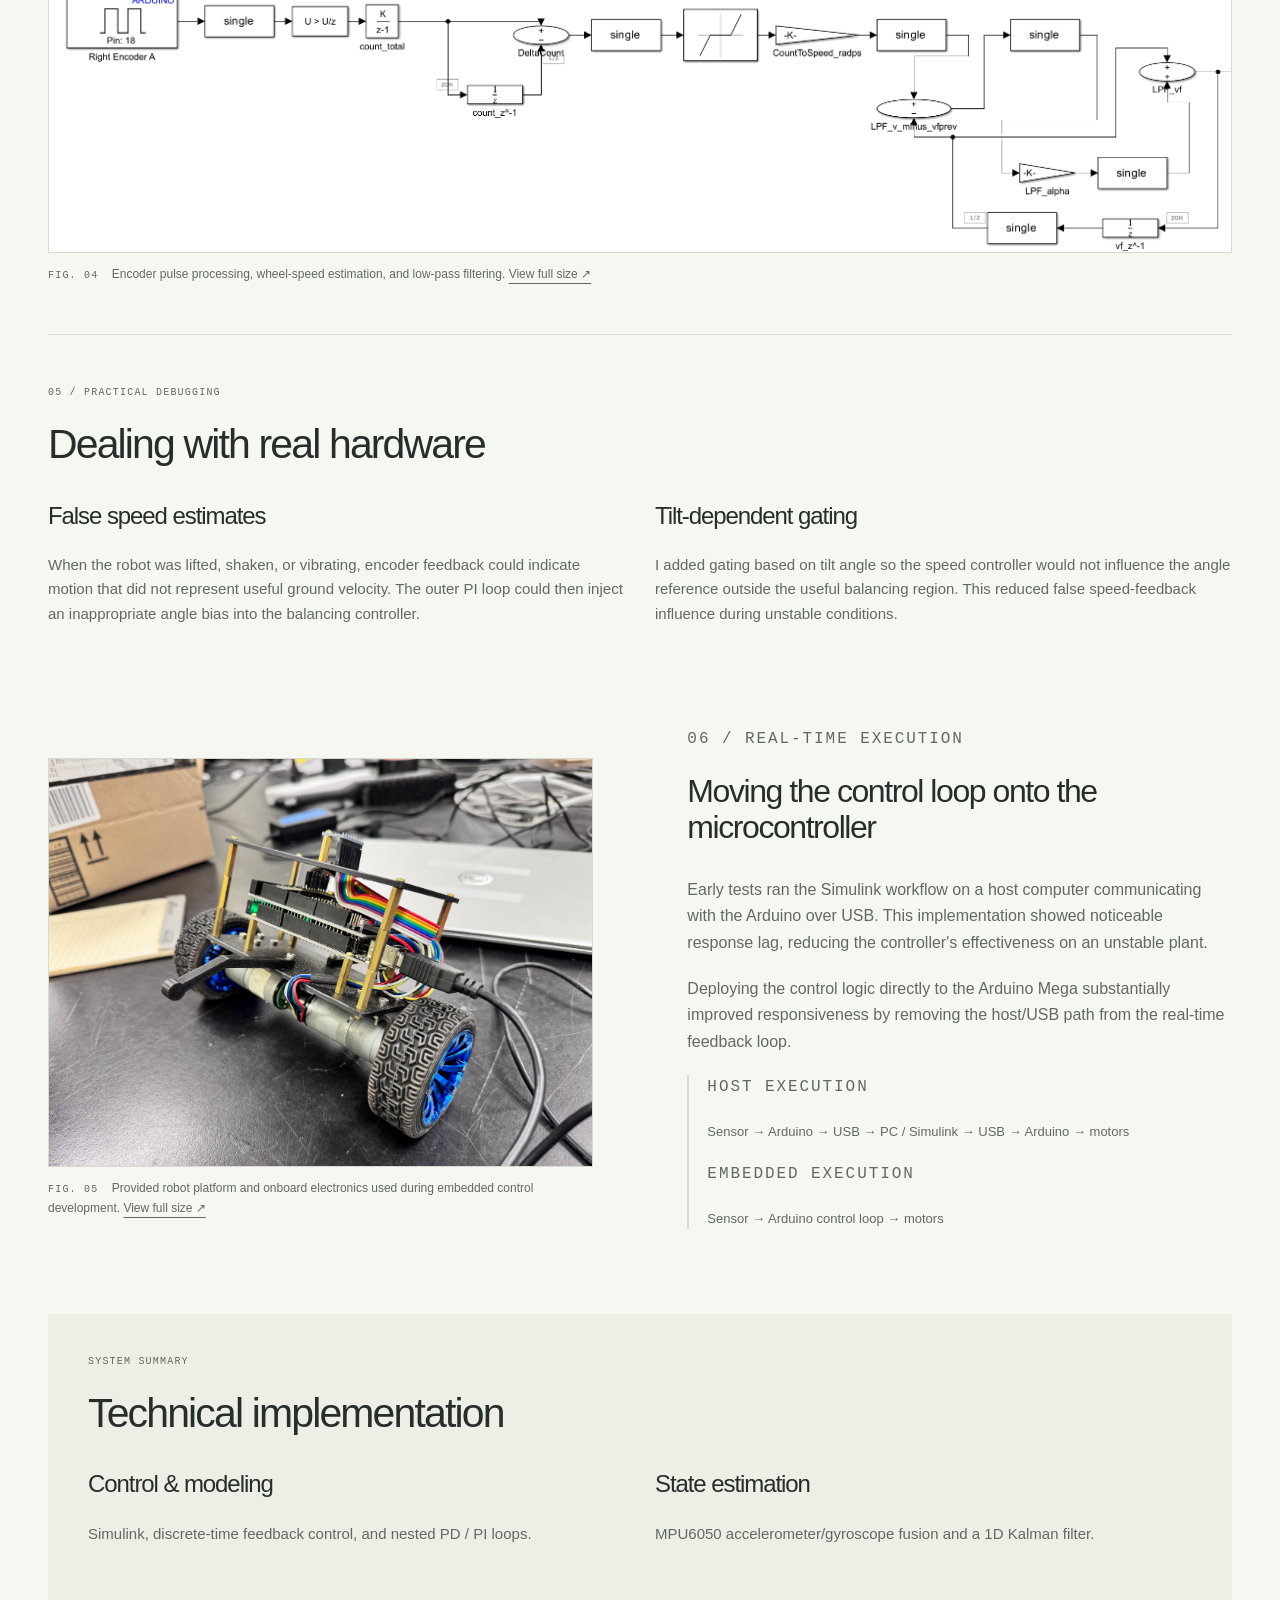
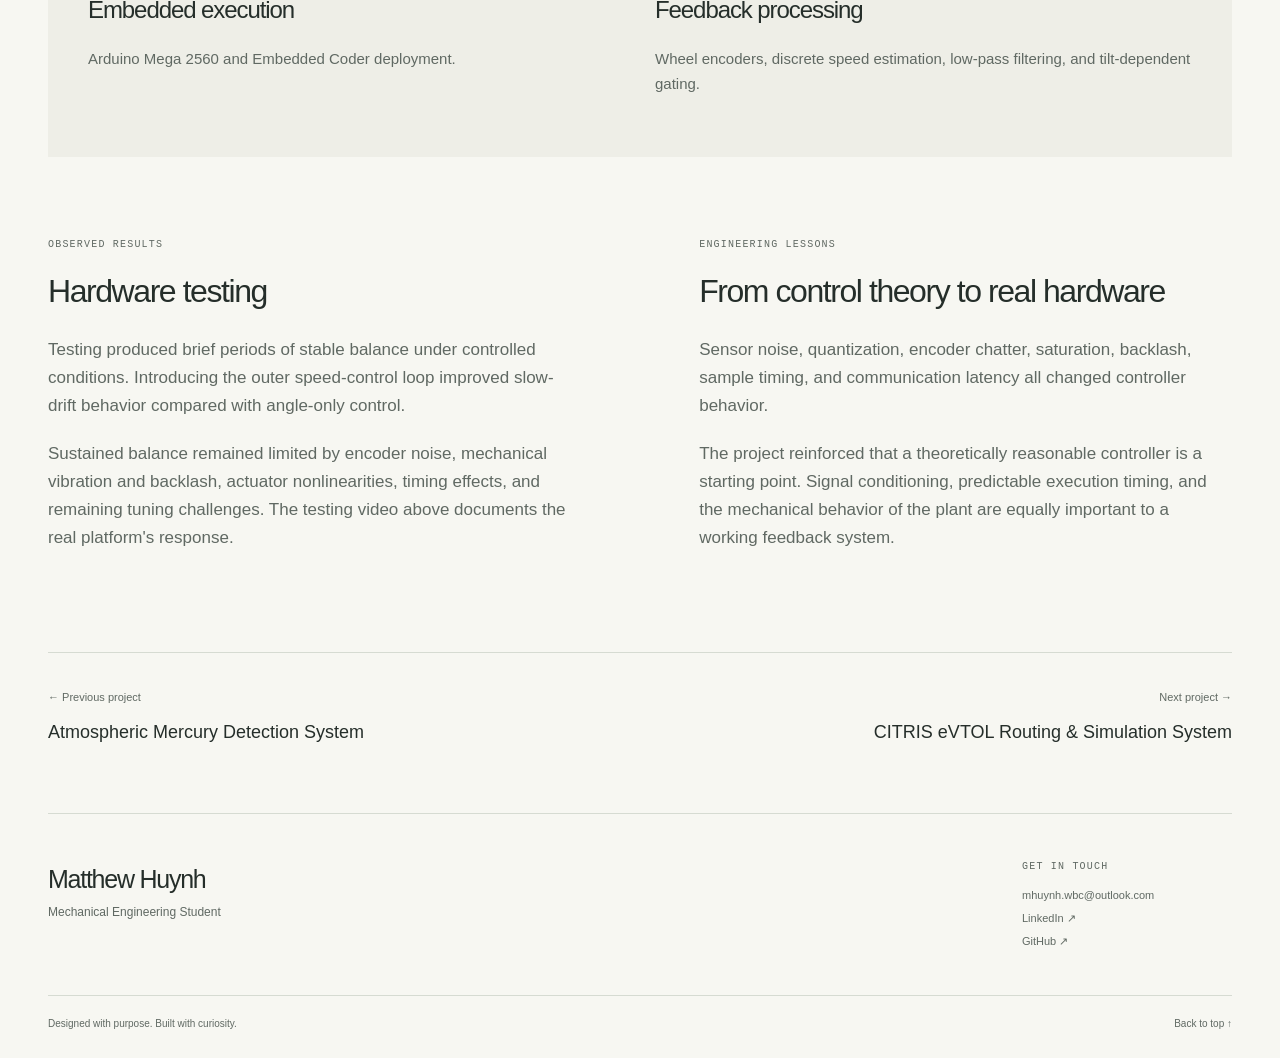
<file: projects/self-balancing-robot.html>
<!doctype html>
<html lang="en"><head><meta charset="utf-8"><meta name="viewport" content="width=device-width, initial-scale=1"><title>Self-Balancing Robot Control System | Matthew Huynh</title><meta name="description" content="IMU sensor fusion and nested feedback control for a provided two-wheeled inverted-pendulum platform."><meta property="og:title" content="Self-Balancing Robot Control System | Matthew Huynh"><meta property="og:description" content="IMU sensor fusion and nested feedback control for a provided two-wheeled inverted-pendulum platform."><meta property="og:type" content="website"><!-- TODO: Add an absolute og:image URL when project photography is available. --><link rel="stylesheet" href="../assets/css/styles.css"><script src="../assets/js/main.js" defer></script></head>
<body><a class="skip-link" href="#main">Skip to content</a><header class="site-header"><div class="header-inner"><a class="brand" href="../index.html">Matthew Huynh | Portfolio</a><button class="menu-toggle" aria-controls="navigation" aria-expanded="false" hidden>Menu <span aria-hidden="true">+</span></button><nav id="navigation" aria-label="Main navigation"><a href="../index.html#projects" aria-current="page">Projects</a><a href="../about.html">About</a><a href="../resume.html">Resume</a><a href="https://www.linkedin.com/in/matthewlhuynh/">LinkedIn <span aria-hidden="true">↗</span></a></nav></div></header>
<main id="main">
<div class="case-study pid-study">
<section class="page-hero">
<a class="back-link" href="../index.html#projects">&larr; All projects</a>
<p class="eyebrow">05 / Robotics / Controls</p>
<h1>Self-Balancing Robot Control System</h1>
<p class="page-lead">IMU sensor fusion and nested feedback control for a two-wheeled inverted-pendulum platform.</p>
<dl class="project-meta">
<div><dt>Platform</dt><dd>Provided two-wheeled robot</dd></div>
<div><dt>My role</dt><dd>Sensing, estimation, controls &amp; testing</dd></div>
<div><dt>Execution</dt><dd>Arduino Mega 2560</dd></div>
<div><dt>Tools &amp; methods</dt><dd>Simulink &middot; Kalman Filter &middot; PID Control &middot; Embedded Systems</dd></div>
</dl>
<figure class="pid-figure pid-video">
<video controls muted playsinline preload="none" width="640" height="360" poster="../assets/images/pid/IMG_6159.JPG" aria-label="Hardware testing of the provided robot under feedback control" aria-describedby="robot-video-caption">
<source src="../assets/images/pid/robot-testing.mp4" type="video/mp4">
<p><a href="../assets/images/pid/robot-testing.mp4">Open the robot-testing video</a>.</p>
</video>
<figcaption id="robot-video-caption"><span class="eyebrow">FIG. 00 / HARDWARE TESTING</span> The provided robot responds during controller testing. Brief balancing periods were observed; sustained stability remained limited. <a href="../assets/images/pid/robot-testing.mp4">Open video &nearr;</a></figcaption>
</figure>
<p class="pid-intro pid-hero-note">Using a provided two-wheeled inverted-pendulum platform, I developed and tuned the sensing, state-estimation, and feedback-control system for real-time stabilization. My work combined IMU sensor fusion, nested angle/speed control, encoder feedback, and onboard execution.</p>
<div class="actions"><a class="button" href="../assets/docs/me142finalproject.pdf" target="_blank" rel="noopener noreferrer">View report <span aria-hidden="true">&nearr;</span></a><a class="text-link" href="#hardware-testing">Read testing results &darr;</a></div>
</section>
<section class="overview-grid">
<div><p class="eyebrow">THE CHALLENGE</p><h2>Control problem</h2>
<p>A two-wheeled balancing robot behaves like an inverted pendulum: its upright equilibrium is unstable and requires continuous sensing and rapid corrective actuation.</p>
<p>The controller must estimate tilt and command the wheel motors quickly enough to resist falling. Noise, encoder disturbances, actuator nonlinearities, timing delays, and mechanical vibration made implementation as important as controller design.</p></div>
<div><p class="eyebrow">SENSING / CONTROL / EMBEDDED DEPLOYMENT</p><h2>My work</h2>
<p>The chassis and mechanical platform were provided. I did not design, fabricate, or assemble the robot; my work focused on its control system.</p>
<ul class="role-list"><li>Implemented MPU6050 processing and the Kalman-filter tilt estimator.</li><li>Developed and tuned the inner PD angle loop and outer PI wheel-speed loop.</li><li>Implemented encoder processing, low-pass filtering, and tilt-dependent gating.</li><li>Deployed the controller to the Arduino Mega and investigated host/USB response lag.</li><li>Performed hardware testing and iterative control tuning.</li></ul></div>
</section>
<section class="engineering-process">
<div class="section-heading"><div><p class="eyebrow">CONTROL THEORY &rarr; IMPLEMENTATION &rarr; ITERATION</p><h2>Control-system development</h2></div></div>
<section class="process-row"><div><p class="eyebrow">01 / HARDWARE CONTEXT</p><h3>Provided test platform</h3>
<p>The existing platform included an Arduino Mega 2560, MPU6050 IMU, two DC motors, wheel encoders, and a motor driver. These components provided the sensing and actuation paths used in the control work.</p>
<p>The two-wheeled geometry made tilt estimation, fast motor corrections, and reliable wheel-speed feedback central to testing.</p></div>
<figure class="pid-figure"><a href="../assets/images/pid/IMG_6159.JPG" target="_blank" rel="noopener noreferrer" aria-label="Open full-size: Provided two-wheeled robot with stacked chassis, wheel motors, and onboard electronics"><img src="../assets/images/pid/IMG_6159.JPG" width="5712" height="4284" loading="lazy" alt="Provided two-wheeled robot with stacked chassis, wheel motors, and onboard electronics"></a><figcaption><span class="eyebrow">FIG. 01</span> Provided two-wheeled robot platform used for control-system development and testing. <a href="../assets/images/pid/IMG_6159.JPG" target="_blank" rel="noopener noreferrer">View full size &nearr;</a></figcaption></figure>
</section>
<section class="pid-section"><p class="eyebrow">02 / STATE ESTIMATION</p><h2>Estimating tilt</h2>
<p class="pid-intro">Accelerometer-derived tilt is sensitive to motion and linear acceleration, while integrating gyroscope rate accumulates drift. I combined both MPU6050 signals in a one-dimensional Kalman filter to produce the roll-angle estimate used by the controller.</p>
<p class="pid-signal">Accelerometer + gyroscope &rarr; Kalman filter &rarr; estimated tilt</p>
<figure class="pid-figure"><a href="../assets/images/pid/nestanglectrllloop.png" target="_blank" rel="noopener noreferrer" aria-label="Open full-size: Simulink MPU6050 accelerometer and gyroscope signals feeding the KalmanFilterRoll subsystem"><img src="../assets/images/pid/nestanglectrllloop.png" width="2415" height="485" loading="lazy" alt="Simulink MPU6050 accelerometer and gyroscope signals feeding the KalmanFilterRoll subsystem"></a><figcaption><span class="eyebrow">FIG. 02</span> Simulink implementation of the MPU6050 sensor-fusion and Kalman-filter roll estimator. <a href="../assets/images/pid/nestanglectrllloop.png" target="_blank" rel="noopener noreferrer">View full size &nearr;</a></figcaption></figure>
</section>
<section class="pid-section"><p class="eyebrow">03 / CONTROL ARCHITECTURE</p><h2>Nested feedback control</h2>
<div class="pid-grid"><div><h3>Fast inner loop: angle</h3><p>A discrete-time PD controller addresses the fast, unstable angular dynamics and commands corrective motor action.</p></div><div><h3>Slower outer loop: speed</h3><p>A PI controller regulates wheel speed by adjusting the inner-loop angle reference. Its bounded angle-bias output helps correct slow translational drift.</p></div></div>
<p class="pid-signal">Wheel-speed error &rarr; PI &rarr; bounded angle bias &rarr; angle reference &rarr; PD &rarr; motor command</p>
<figure class="pid-figure"><a href="../assets/images/pid/lowpassandencoder.png" target="_blank" rel="noopener noreferrer" aria-label="Open full-size: Simulink outer PI speed-control subsystem with proportional and integral paths, AngleBiasSat saturation, and angle-reference summation"><img src="../assets/images/pid/lowpassandencoder.png" width="1385" height="354" loading="lazy" alt="Simulink outer PI speed-control subsystem with proportional and integral paths, AngleBiasSat saturation, and angle-reference summation"></a><figcaption><span class="eyebrow">FIG. 03</span> Outer speed-control and angle-bias logic used to modify the inner-loop angle reference; this is a subsystem view. <a href="../assets/images/pid/lowpassandencoder.png" target="_blank" rel="noopener noreferrer">View full size &nearr;</a></figcaption></figure>
</section>
<section class="pid-section"><p class="eyebrow">04 / ENCODER FEEDBACK</p><h2>Wheel-speed estimation</h2>
<p class="pid-intro">Wheel-speed feedback was derived from discrete encoder-count differences. Quantization, vibration, and mechanical chatter produced noisy estimates, so I added low-pass filtering before feeding the slower speed-control loop.</p>
<p class="pid-intro">Successive count differences over the sample period provide a count rate; conversion to wheel speed and filtering make that signal usable for feedback.</p>
<figure class="pid-figure"><a href="../assets/images/pid/kalmanfilter.png" target="_blank" rel="noopener noreferrer" aria-label="Open full-size: Simulink encoder pulse processing with count differences, count-to-speed conversion, and low-pass filter feedback"><img src="../assets/images/pid/kalmanfilter.png" width="2407" height="561" loading="lazy" alt="Simulink encoder pulse processing with count differences, count-to-speed conversion, and low-pass filter feedback"></a><figcaption><span class="eyebrow">FIG. 04</span> Encoder pulse processing, wheel-speed estimation, and low-pass filtering. <a href="../assets/images/pid/kalmanfilter.png" target="_blank" rel="noopener noreferrer">View full size &nearr;</a></figcaption></figure>
</section>
<section class="pid-section"><p class="eyebrow">05 / PRACTICAL DEBUGGING</p><h2>Dealing with real hardware</h2>
<div class="pid-grid"><div><h3>False speed estimates</h3><p>When the robot was lifted, shaken, or vibrating, encoder feedback could indicate motion that did not represent useful ground velocity. The outer PI loop could then inject an inappropriate angle bias into the balancing controller.</p></div><div><h3>Tilt-dependent gating</h3><p>I added gating based on tilt angle so the speed controller would not influence the angle reference outside the useful balancing region. This reduced false speed-feedback influence during unstable conditions.</p></div></div>
</section>
<section class="process-row pid-execution"><div><p class="eyebrow">06 / REAL-TIME EXECUTION</p><h3>Moving the control loop onto the microcontroller</h3>
<p>Early tests ran the Simulink workflow on a host computer communicating with the Arduino over USB. This implementation showed noticeable response lag, reducing the controller's effectiveness on an unstable plant.</p>
<p>Deploying the control logic directly to the Arduino Mega substantially improved responsiveness by removing the host/USB path from the real-time feedback loop.</p>
<div class="pid-path"><p class="eyebrow">HOST EXECUTION</p><p>Sensor &rarr; Arduino &rarr; USB &rarr; PC / Simulink &rarr; USB &rarr; Arduino &rarr; motors</p><p class="eyebrow">EMBEDDED EXECUTION</p><p>Sensor &rarr; Arduino control loop &rarr; motors</p></div></div>
<figure class="pid-figure"><a href="../assets/images/pid/IMG_0128.jpg" target="_blank" rel="noopener noreferrer" aria-label="Open full-size: Alternate view of the provided robot showing onboard electronics, motor wiring, and wheel assembly"><img src="../assets/images/pid/IMG_0128.jpg" width="5712" height="4284" loading="lazy" alt="Alternate view of the provided robot showing onboard electronics, motor wiring, and wheel assembly"></a><figcaption><span class="eyebrow">FIG. 05</span> Provided robot platform and onboard electronics used during embedded control development. <a href="../assets/images/pid/IMG_0128.jpg" target="_blank" rel="noopener noreferrer">View full size &nearr;</a></figcaption></figure>
</section>
</section>
<section class="technical"><p class="eyebrow">SYSTEM SUMMARY</p><h2>Technical implementation</h2>
<div class="pid-grid"><div><h3>Control &amp; modeling</h3><p>Simulink, discrete-time feedback control, and nested PD / PI loops.</p></div><div><h3>State estimation</h3><p>MPU6050 accelerometer/gyroscope fusion and a 1D Kalman filter.</p></div><div><h3>Embedded execution</h3><p>Arduino Mega 2560 and Embedded Coder deployment.</p></div><div><h3>Feedback processing</h3><p>Wheel encoders, discrete speed estimation, low-pass filtering, and tilt-dependent gating.</p></div></div>
</section>
<section class="overview-grid closing" id="hardware-testing">
<div><p class="eyebrow">OBSERVED RESULTS</p><h2>Hardware testing</h2>
<p>Testing produced brief periods of stable balance under controlled conditions. Introducing the outer speed-control loop improved slow-drift behavior compared with angle-only control.</p>
<p>Sustained balance remained limited by encoder noise, mechanical vibration and backlash, actuator nonlinearities, timing effects, and remaining tuning challenges. The testing video above documents the real platform's response.</p></div>
<div><p class="eyebrow">ENGINEERING LESSONS</p><h2>From control theory to real hardware</h2>
<p>Sensor noise, quantization, encoder chatter, saturation, backlash, sample timing, and communication latency all changed controller behavior.</p>
<p>The project reinforced that a theoretically reasonable controller is a starting point. Signal conditioning, predictable execution timing, and the mechanical behavior of the plant are equally important to a working feedback system.</p></div>
</section>
<nav class="project-pagination" aria-label="Project navigation"><a href="mercury-detection.html"><span>← Previous project</span><strong>Atmospheric Mercury Detection System</strong></a><a href="citris.html"><span>Next project →</span><strong>CITRIS eVTOL Routing & Simulation System</strong></a></nav>
</div></main>
<footer><div class="footer-top"><div><a class="footer-name" href="../index.html">Matthew Huynh</a><p>Mechanical Engineering Student</p></div><div class="footer-contact"><span class="eyebrow">GET IN TOUCH</span><a href="mailto:mhuynh.wbc@outlook.com">mhuynh.wbc@outlook.com</a><a href="https://www.linkedin.com/in/matthewlhuynh/">LinkedIn ↗</a><a href="https://github.com/matta-h">GitHub ↗</a></div></div><div class="footer-bottom"><span>Designed with purpose. Built with curiosity.</span><a href="#main">Back to top ↑</a></div></footer></body></html>
</file>
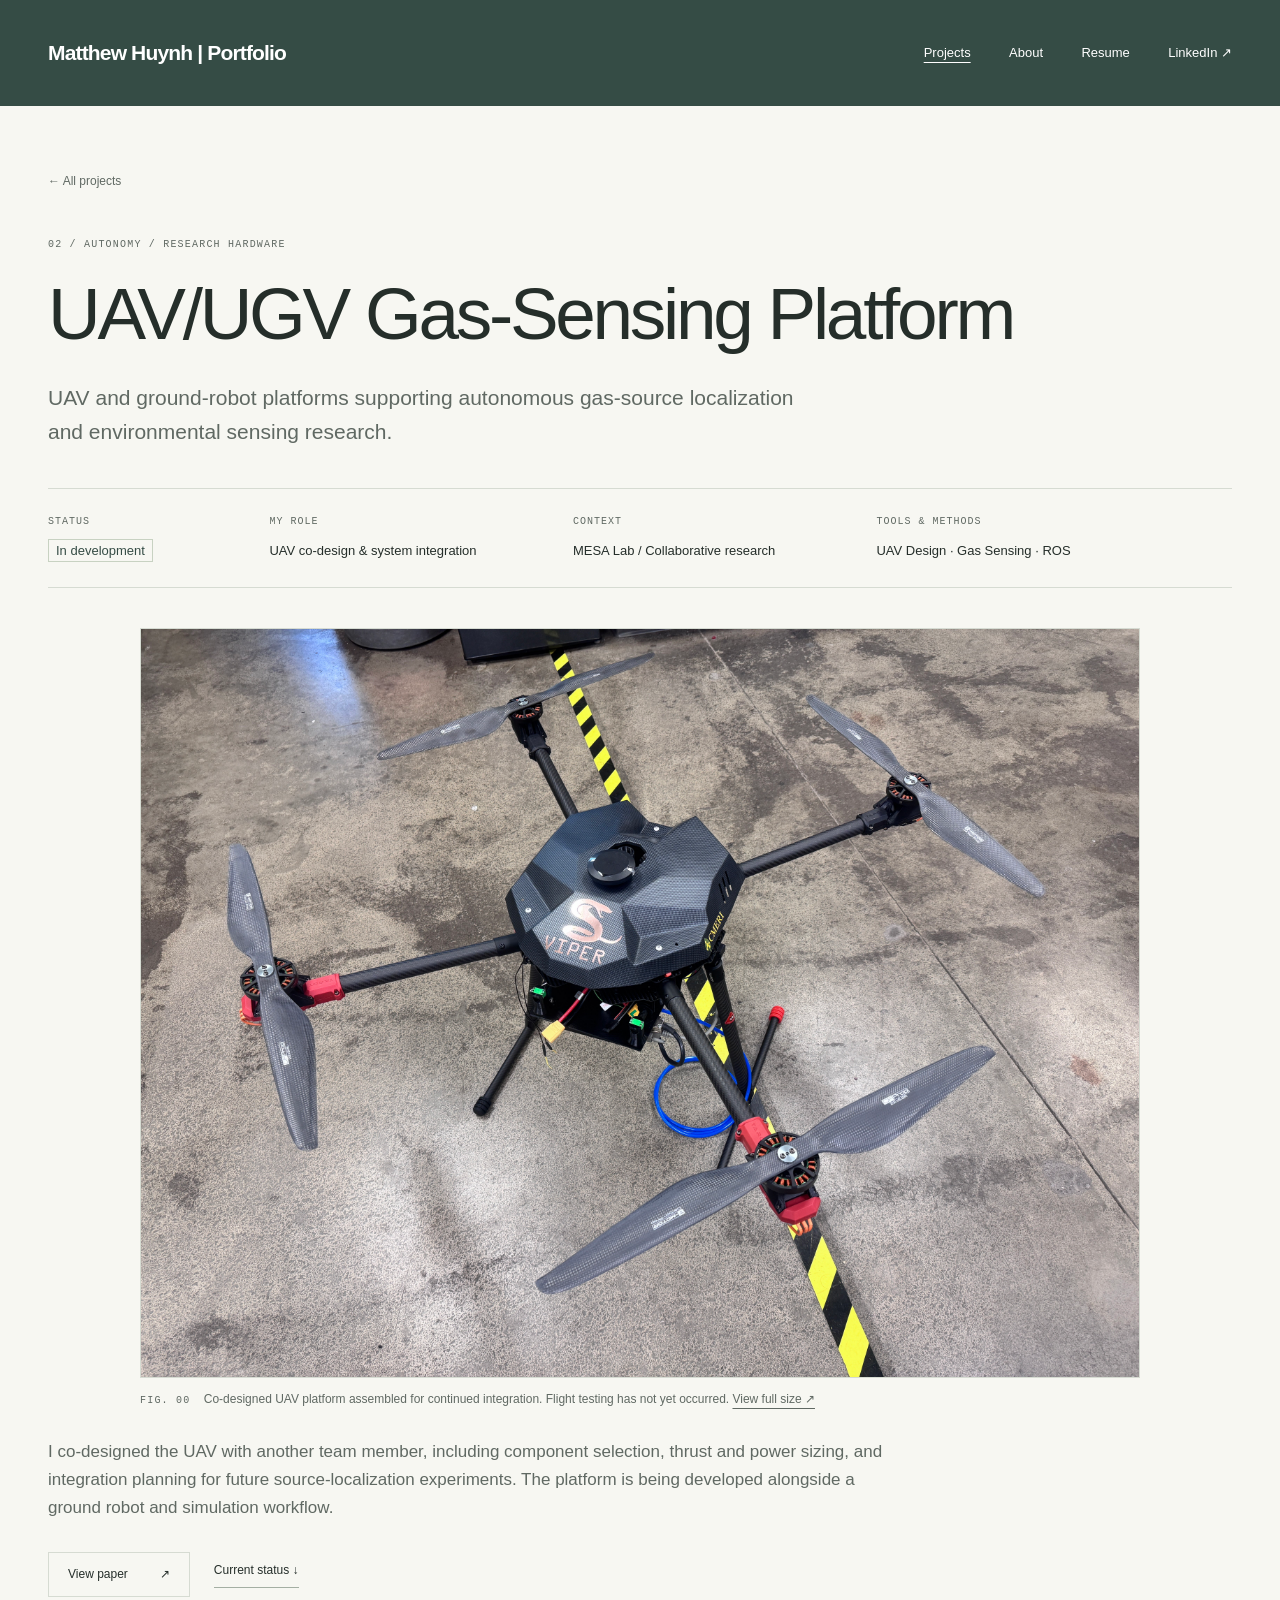
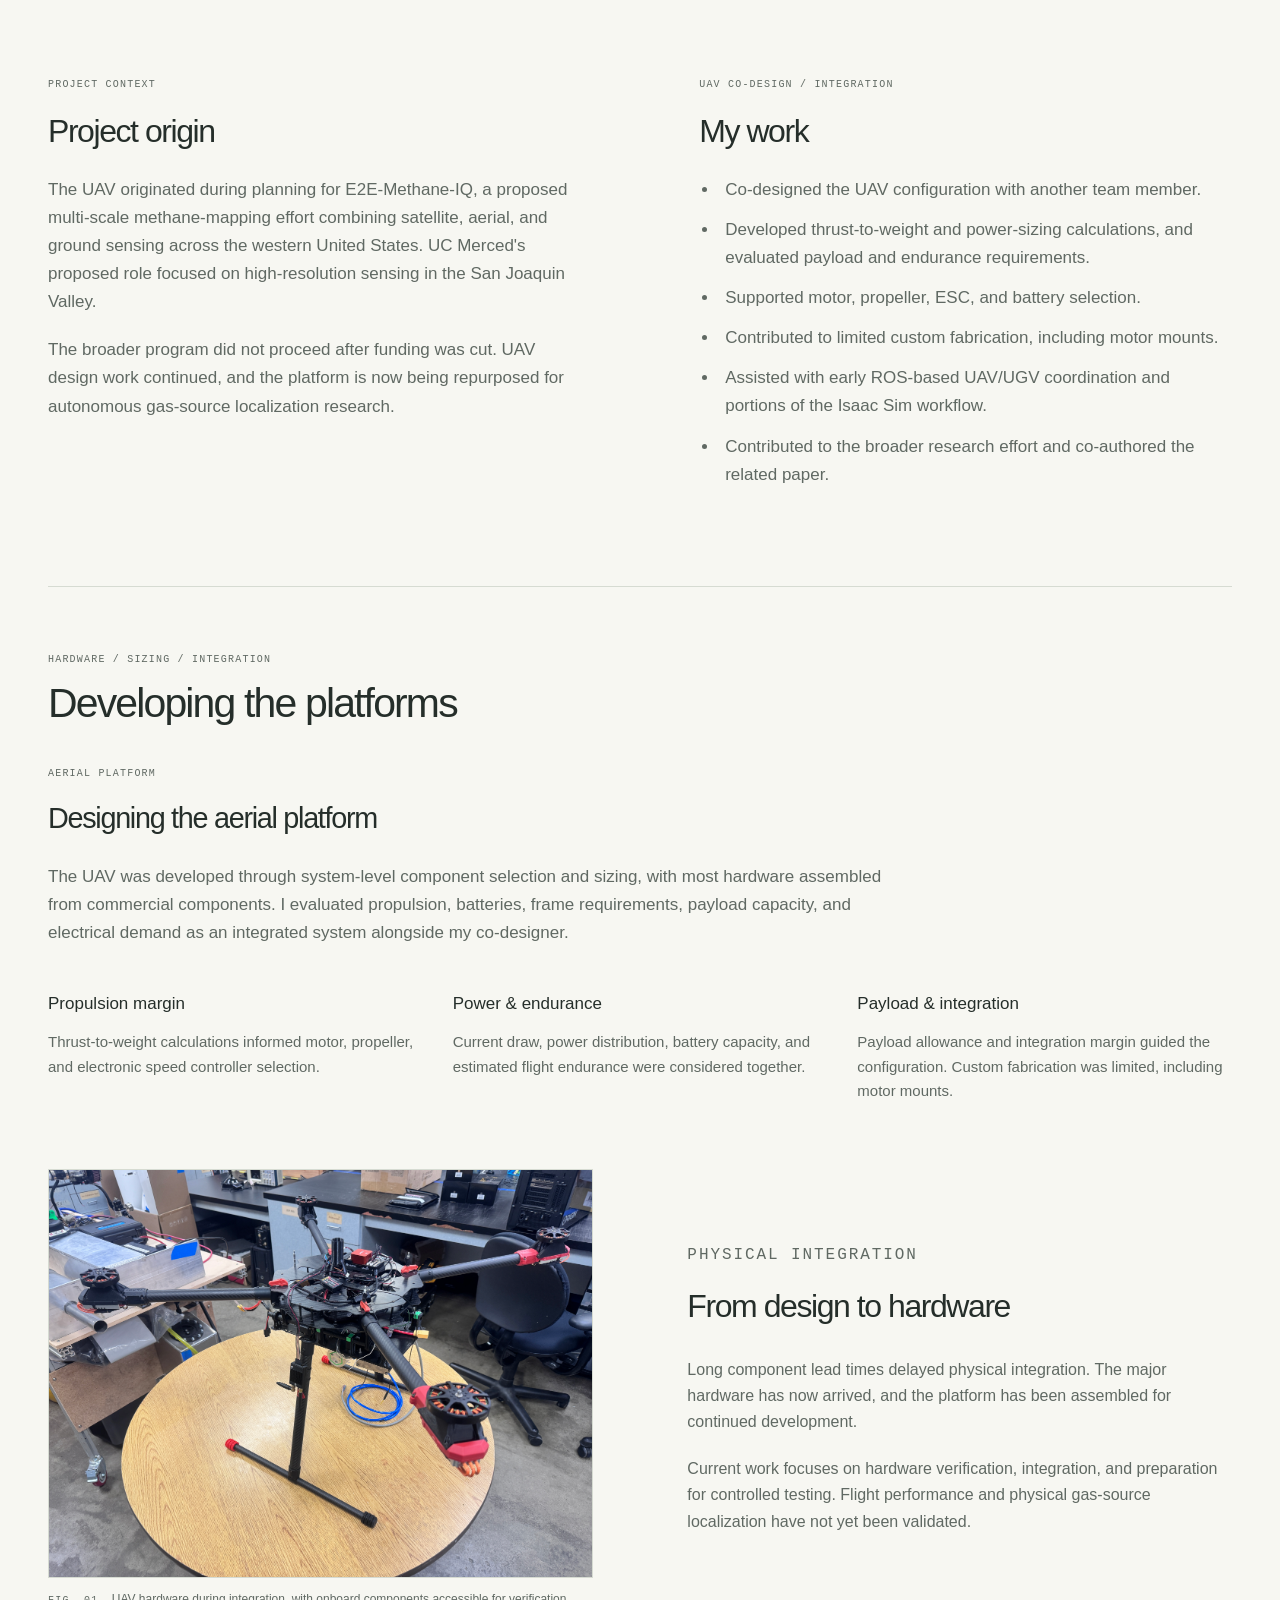
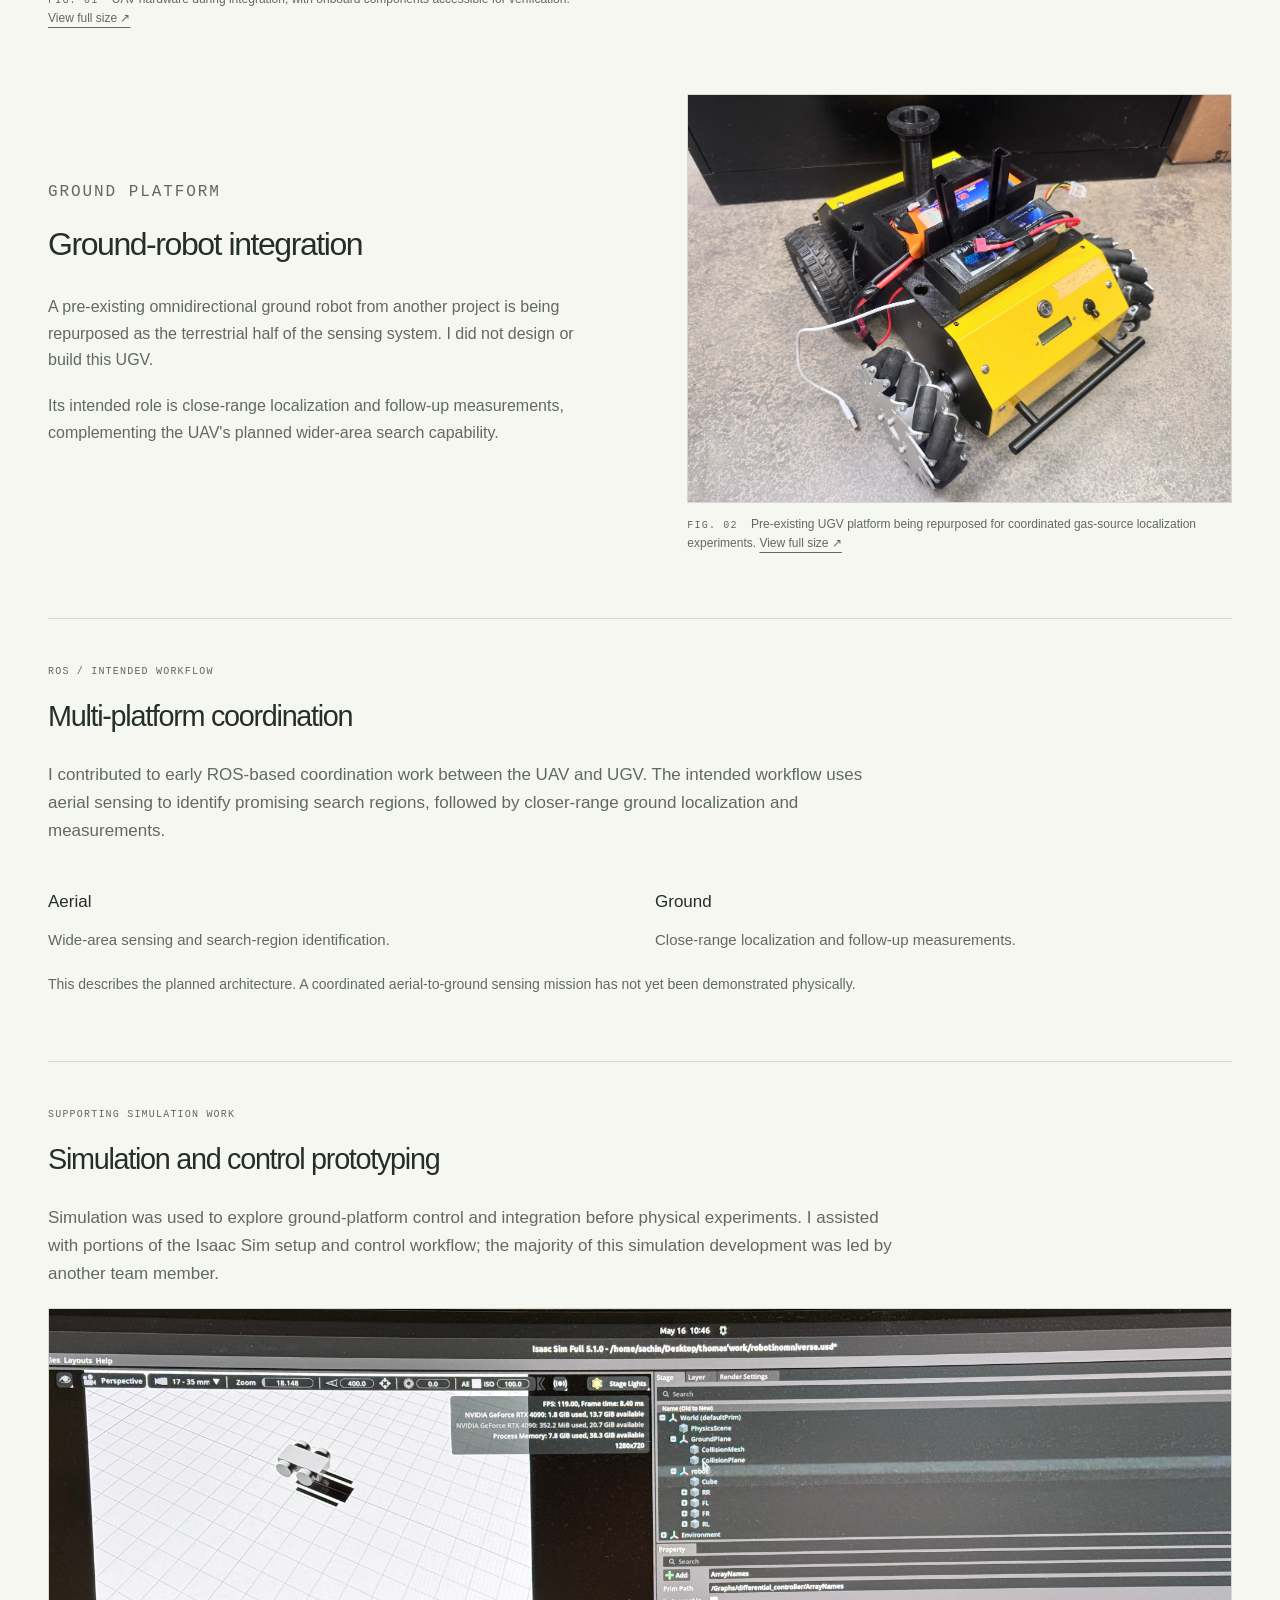
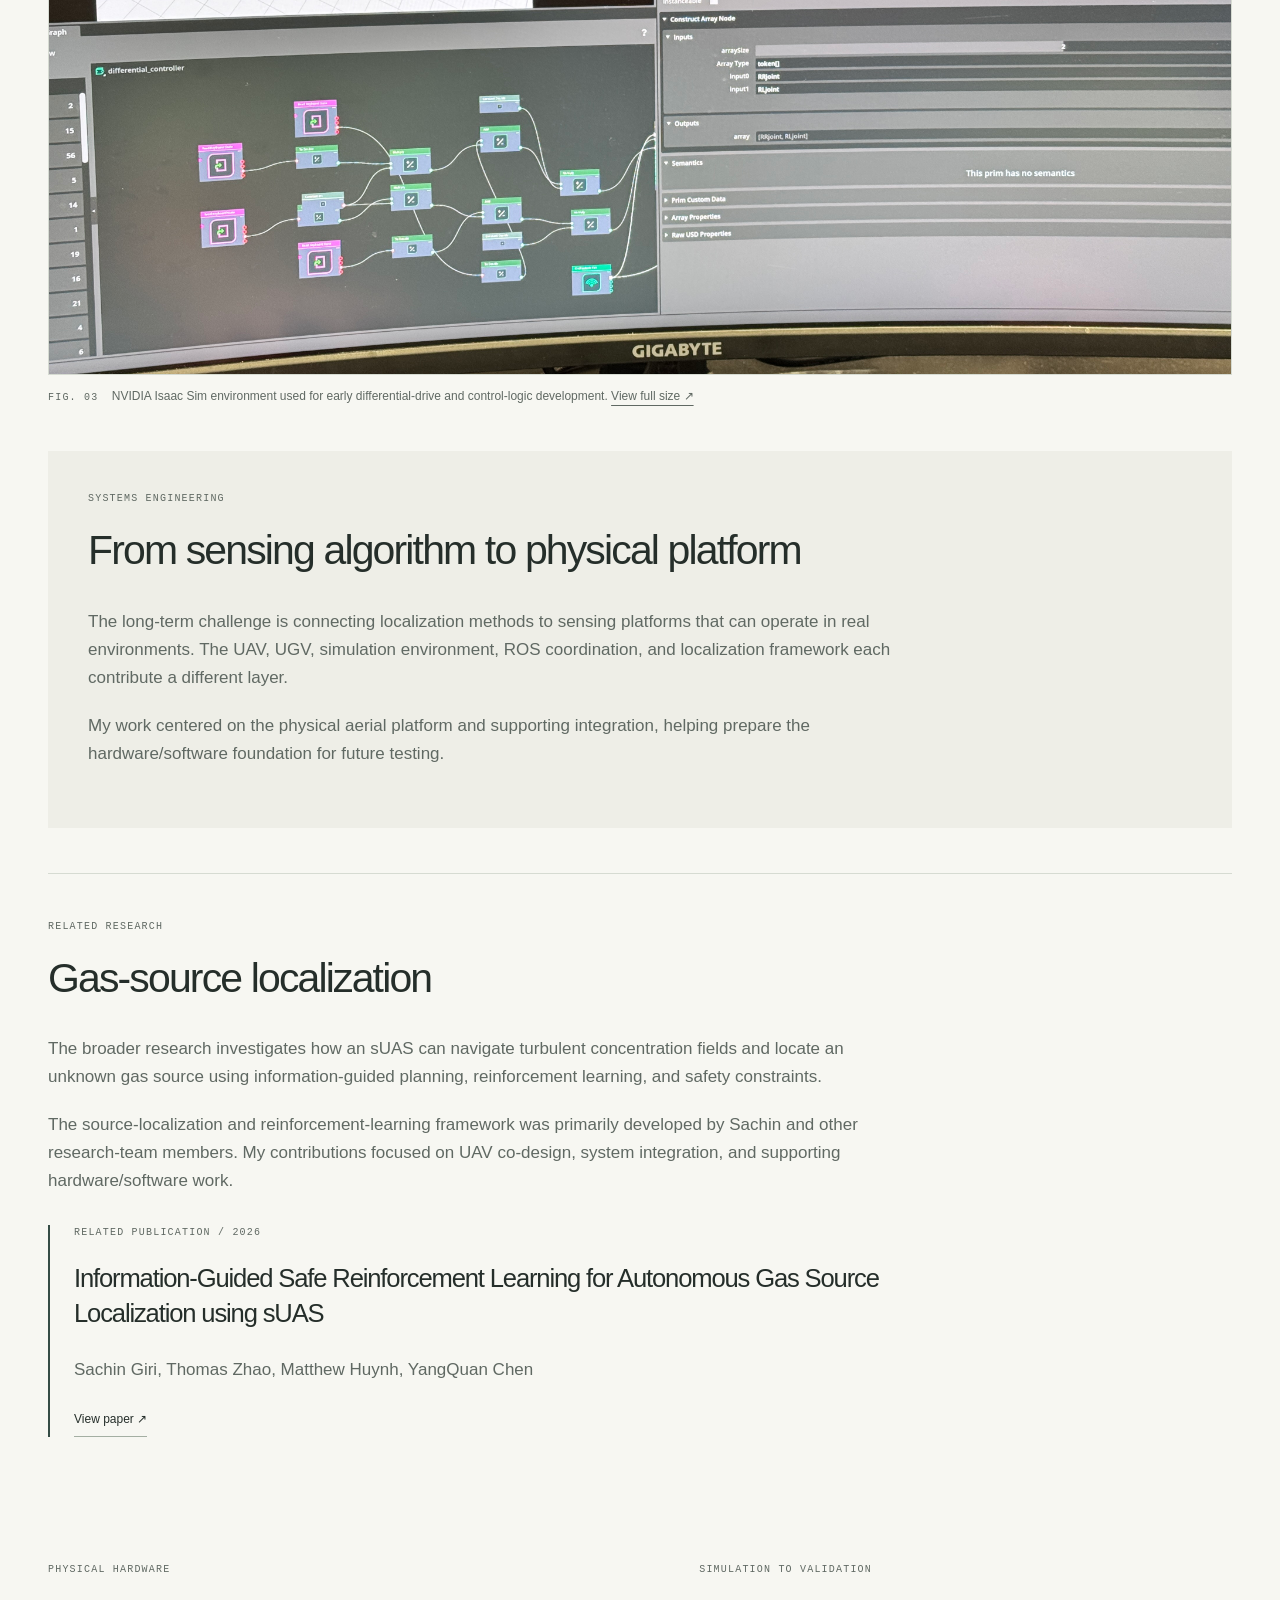
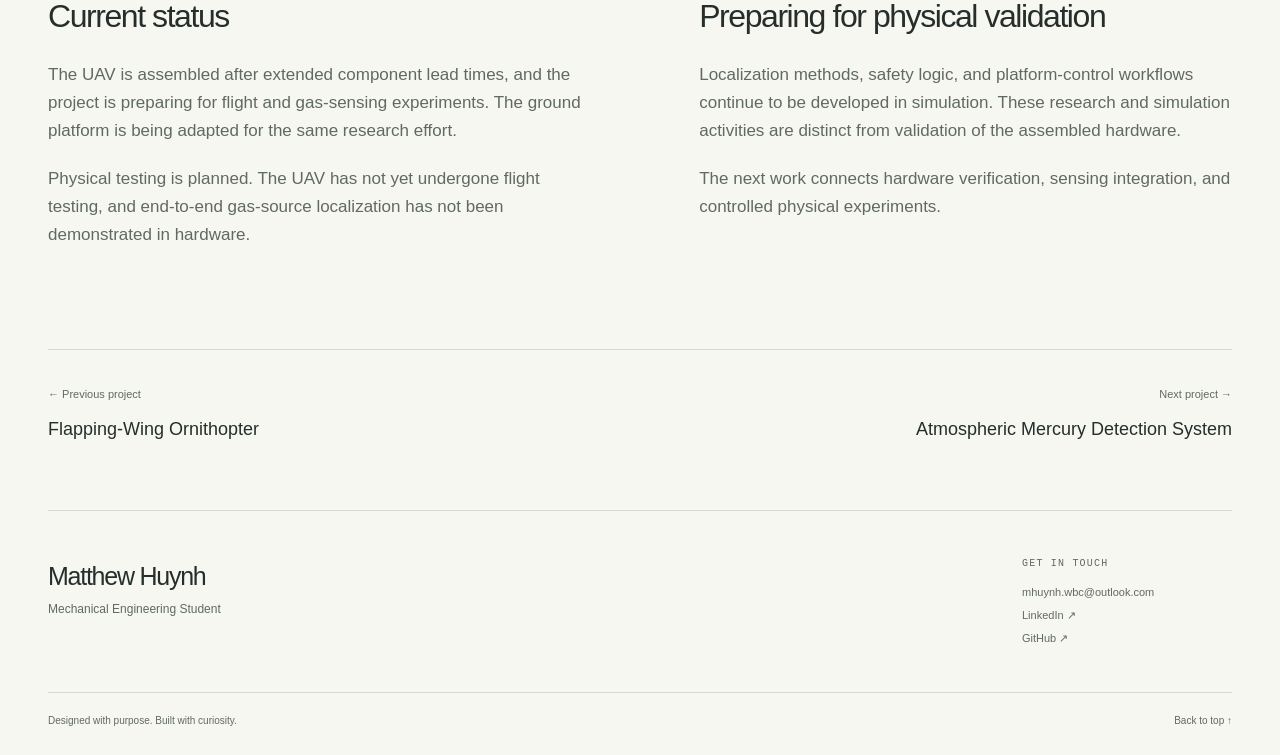
<file: projects/uav-gas-sensing.html>
<!doctype html>
<html lang="en"><head><meta charset="utf-8"><meta name="viewport" content="width=device-width, initial-scale=1"><title>UAV/UGV Gas-Sensing Platform | Matthew Huynh</title><meta name="description" content="UAV and ground-robot platforms supporting autonomous gas-source localization and environmental sensing research."><meta property="og:title" content="UAV/UGV Gas-Sensing Platform | Matthew Huynh"><meta property="og:description" content="UAV and ground-robot platforms supporting autonomous gas-source localization and environmental sensing research."><meta property="og:type" content="website"><!-- TODO: Add an absolute og:image URL when project photography is available. --><link rel="stylesheet" href="../assets/css/styles.css"><script src="../assets/js/main.js" defer></script></head>
<body><a class="skip-link" href="#main">Skip to content</a><header class="site-header"><div class="header-inner"><a class="brand" href="../index.html">Matthew Huynh | Portfolio</a><button class="menu-toggle" aria-controls="navigation" aria-expanded="false" hidden>Menu <span aria-hidden="true">+</span></button><nav id="navigation" aria-label="Main navigation"><a href="../index.html#projects" aria-current="page">Projects</a><a href="../about.html">About</a><a href="../resume.html">Resume</a><a href="https://www.linkedin.com/in/matthewlhuynh/">LinkedIn <span aria-hidden="true">↗</span></a></nav></div></header>
<main id="main">
<div class="case-study gas-study">
<section class="page-hero">
<a class="back-link" href="../index.html#projects">&larr; All projects</a>
<p class="eyebrow">02 / Autonomy / Research hardware</p>
<h1>UAV/UGV Gas-Sensing Platform</h1>
<p class="page-lead">UAV and ground-robot platforms supporting autonomous gas-source localization and environmental sensing research.</p>
<dl class="project-meta">
<div><dt>Status</dt><dd><span class="status">In development</span></dd></div>
<div><dt>My role</dt><dd>UAV co-design &amp; system integration</dd></div>
<div><dt>Context</dt><dd>MESA Lab / Collaborative research</dd></div>
<div><dt>Tools &amp; methods</dt><dd>UAV Design &middot; Gas Sensing &middot; ROS</dd></div>
</dl>
<figure class="gas-figure gas-hero"><a href="../assets/images/gassensing/drone.jpg" target="_blank" rel="noopener noreferrer" aria-label="Open full-size: Assembled multirotor UAV with commercial frame, propulsion components, landing gear, and wiring in the lab"><img src="../assets/images/gassensing/drone.jpg" width="5712" height="4284" fetchpriority="high" alt="Assembled multirotor UAV with commercial frame, propulsion components, landing gear, and wiring in the lab"></a><figcaption><span class="eyebrow">FIG. 00</span> Co-designed UAV platform assembled for continued integration. Flight testing has not yet occurred. <a href="../assets/images/gassensing/drone.jpg" target="_blank" rel="noopener noreferrer">View full size &nearr;</a></figcaption></figure>
<p class="gas-intro gas-hero-note">I co-designed the UAV with another team member, including component selection, thrust and power sizing, and integration planning for future source-localization experiments. The platform is being developed alongside a ground robot and simulation workflow.</p>
<div class="actions"><a class="button" href="https://arxiv.org/html/2609.05569v1" target="_blank" rel="noopener noreferrer">View paper <span aria-hidden="true">&nearr;</span></a><a class="text-link" href="#current-status">Current status &darr;</a></div>
</section>
<section class="overview-grid">
<div><p class="eyebrow">PROJECT CONTEXT</p><h2>Project origin</h2>
<p>The UAV originated during planning for E2E-Methane-IQ, a proposed multi-scale methane-mapping effort combining satellite, aerial, and ground sensing across the western United States. UC Merced's proposed role focused on high-resolution sensing in the San Joaquin Valley.</p>
<p>The broader program did not proceed after funding was cut. UAV design work continued, and the platform is now being repurposed for autonomous gas-source localization research.</p></div>
<div><p class="eyebrow">UAV CO-DESIGN / INTEGRATION</p><h2>My work</h2>
<ul class="role-list"><li>Co-designed the UAV configuration with another team member.</li><li>Developed thrust-to-weight and power-sizing calculations, and evaluated payload and endurance requirements.</li><li>Supported motor, propeller, ESC, and battery selection.</li><li>Contributed to limited custom fabrication, including motor mounts.</li><li>Assisted with early ROS-based UAV/UGV coordination and portions of the Isaac Sim workflow.</li><li>Contributed to the broader research effort and co-authored the related paper.</li></ul></div>
</section>
<section class="engineering-process">
<div class="section-heading"><div><p class="eyebrow">HARDWARE / SIZING / INTEGRATION</p><h2>Developing the platforms</h2></div></div>
<section class="gas-section gas-design"><p class="eyebrow">AERIAL PLATFORM</p><h3>Designing the aerial platform</h3>
<p class="gas-intro">The UAV was developed through system-level component selection and sizing, with most hardware assembled from commercial components. I evaluated propulsion, batteries, frame requirements, payload capacity, and electrical demand as an integrated system alongside my co-designer.</p>
<div class="gas-grid"><div><h4>Propulsion margin</h4><p>Thrust-to-weight calculations informed motor, propeller, and electronic speed controller selection.</p></div><div><h4>Power &amp; endurance</h4><p>Current draw, power distribution, battery capacity, and estimated flight endurance were considered together.</p></div><div><h4>Payload &amp; integration</h4><p>Payload allowance and integration margin guided the configuration. Custom fabrication was limited, including motor mounts.</p></div></div>
</section>
<section class="process-row">
<div><p class="eyebrow">PHYSICAL INTEGRATION</p><h3>From design to hardware</h3>
<p>Long component lead times delayed physical integration. The major hardware has now arrived, and the platform has been assembled for continued development.</p>
<p>Current work focuses on hardware verification, integration, and preparation for controlled testing. Flight performance and physical gas-source localization have not yet been validated.</p></div>
<figure class="gas-figure"><a href="../assets/images/gassensing/IMG_6160.JPG" target="_blank" rel="noopener noreferrer" aria-label="Open full-size: UAV on a laboratory table with its upper cover removed, exposing electronics and wiring"><img src="../assets/images/gassensing/IMG_6160.JPG" width="5712" height="4284" loading="lazy" alt="UAV on a laboratory table with its upper cover removed, exposing electronics and wiring"></a><figcaption><span class="eyebrow">FIG. 01</span> UAV hardware during integration, with onboard components accessible for verification. <a href="../assets/images/gassensing/IMG_6160.JPG" target="_blank" rel="noopener noreferrer">View full size &nearr;</a></figcaption></figure>
</section>
<section class="process-row">
<div><p class="eyebrow">GROUND PLATFORM</p><h3>Ground-robot integration</h3>
<p>A pre-existing omnidirectional ground robot from another project is being repurposed as the terrestrial half of the sensing system. I did not design or build this UGV.</p>
<p>Its intended role is close-range localization and follow-up measurements, complementing the UAV's planned wider-area search capability.</p></div>
<figure class="gas-figure"><a href="../assets/images/gassensing/IMG_6161.JPG" target="_blank" rel="noopener noreferrer" aria-label="Open full-size: Pre-existing ground robot with omnidirectional wheels, onboard electronics, and sensing hardware"><img src="../assets/images/gassensing/IMG_6161.JPG" width="5712" height="4284" loading="lazy" alt="Pre-existing ground robot with omnidirectional wheels, onboard electronics, and sensing hardware"></a><figcaption><span class="eyebrow">FIG. 02</span> Pre-existing UGV platform being repurposed for coordinated gas-source localization experiments. <a href="../assets/images/gassensing/IMG_6161.JPG" target="_blank" rel="noopener noreferrer">View full size &nearr;</a></figcaption></figure>
</section>
<section class="gas-section"><p class="eyebrow">ROS / INTENDED WORKFLOW</p><h3>Multi-platform coordination</h3>
<p class="gas-intro">I contributed to early ROS-based coordination work between the UAV and UGV. The intended workflow uses aerial sensing to identify promising search regions, followed by closer-range ground localization and measurements.</p>
<div class="gas-grid gas-two"><div><h4>Aerial</h4><p>Wide-area sensing and search-region identification.</p></div><div><h4>Ground</h4><p>Close-range localization and follow-up measurements.</p></div></div>
<p class="muted">This describes the planned architecture. A coordinated aerial-to-ground sensing mission has not yet been demonstrated physically.</p>
</section>
<section class="gas-section"><p class="eyebrow">SUPPORTING SIMULATION WORK</p><h3>Simulation and control prototyping</h3>
<p class="gas-intro">Simulation was used to explore ground-platform control and integration before physical experiments. I assisted with portions of the Isaac Sim setup and control workflow; the majority of this simulation development was led by another team member.</p>
<figure class="gas-figure"><a href="../assets/images/gassensing/3CE8E113-A4E0-4B2F-8392-836511A04F61_1_201_a.jpeg" target="_blank" rel="noopener noreferrer" aria-label="Open full-size: NVIDIA Isaac Sim workspace showing a simulated ground robot, connected action-graph nodes, and controller properties"><img src="../assets/images/gassensing/3CE8E113-A4E0-4B2F-8392-836511A04F61_1_201_a.jpeg" width="4032" height="2268" loading="lazy" alt="NVIDIA Isaac Sim workspace showing a simulated ground robot, connected action-graph nodes, and controller properties"></a><figcaption><span class="eyebrow">FIG. 03</span> NVIDIA Isaac Sim environment used for early differential-drive and control-logic development. <a href="../assets/images/gassensing/3CE8E113-A4E0-4B2F-8392-836511A04F61_1_201_a.jpeg" target="_blank" rel="noopener noreferrer">View full size &nearr;</a></figcaption></figure>
</section>
</section>
<section class="technical"><p class="eyebrow">SYSTEMS ENGINEERING</p><h2>From sensing algorithm to physical platform</h2>
<p class="gas-intro">The long-term challenge is connecting localization methods to sensing platforms that can operate in real environments. The UAV, UGV, simulation environment, ROS coordination, and localization framework each contribute a different layer.</p>
<p class="gas-intro">My work centered on the physical aerial platform and supporting integration, helping prepare the hardware/software foundation for future testing.</p>
</section>
<section class="gas-section gas-publication"><p class="eyebrow">RELATED RESEARCH</p><h2>Gas-source localization</h2>
<p class="gas-intro">The broader research investigates how an sUAS can navigate turbulent concentration fields and locate an unknown gas source using information-guided planning, reinforcement learning, and safety constraints.</p>
<p class="gas-intro">The source-localization and reinforcement-learning framework was primarily developed by Sachin and other research-team members. My contributions focused on UAV co-design, system integration, and supporting hardware/software work.</p>
<article><p class="eyebrow">RELATED PUBLICATION / 2026</p><h3>Information-Guided Safe Reinforcement Learning for Autonomous Gas Source Localization using sUAS</h3>
<p>Sachin Giri, Thomas Zhao, Matthew Huynh, YangQuan Chen</p>
<a class="text-link" href="https://arxiv.org/html/2609.05569v1" target="_blank" rel="noopener noreferrer">View paper &nearr;</a></article>
</section>
<section class="overview-grid closing" id="current-status">
<div><p class="eyebrow">PHYSICAL HARDWARE</p><h2>Current status</h2>
<p>The UAV is assembled after extended component lead times, and the project is preparing for flight and gas-sensing experiments. The ground platform is being adapted for the same research effort.</p>
<p>Physical testing is planned. The UAV has not yet undergone flight testing, and end-to-end gas-source localization has not been demonstrated in hardware.</p></div>
<div><p class="eyebrow">SIMULATION TO VALIDATION</p><h2>Preparing for physical validation</h2>
<p>Localization methods, safety logic, and platform-control workflows continue to be developed in simulation. These research and simulation activities are distinct from validation of the assembled hardware.</p>
<p>The next work connects hardware verification, sensing integration, and controlled physical experiments.</p></div>
</section>
<nav class="project-pagination" aria-label="Project navigation"><a href="ornithopter.html"><span>← Previous project</span><strong>Flapping-Wing Ornithopter</strong></a><a href="mercury-detection.html"><span>Next project →</span><strong>Atmospheric Mercury Detection System</strong></a></nav>
</div></main>
<footer><div class="footer-top"><div><a class="footer-name" href="../index.html">Matthew Huynh</a><p>Mechanical Engineering Student</p></div><div class="footer-contact"><span class="eyebrow">GET IN TOUCH</span><a href="mailto:mhuynh.wbc@outlook.com">mhuynh.wbc@outlook.com</a><a href="https://www.linkedin.com/in/matthewlhuynh/">LinkedIn ↗</a><a href="https://github.com/matta-h">GitHub ↗</a></div></div><div class="footer-bottom"><span>Designed with purpose. Built with curiosity.</span><a href="#main">Back to top ↑</a></div></footer></body></html>
</file>
<file: assets/css/styles.css>
:root {
  --background: #f7f7f2;
  --surface: #eeeee7;
  --text: #252e2a;
  --muted: #606963;
  --accent: #354c45;
  --border: #d6dbd2;
  --max-width: 1200px;
  --space-1: .5rem;
  --space-2: 1rem;
  --space-3: 1.5rem;
  --space-4: 2rem;
  --space-5: 3rem;
  --space-6: 5rem;
  --space-7: 7rem;
}
* { box-sizing: border-box; }
html { scroll-behavior: smooth; scroll-padding-top: calc(105px + 1rem); }
body { margin: 0; background: var(--background); color: var(--text); font: 17px/1.65 -apple-system, BlinkMacSystemFont, "Segoe UI", sans-serif; -webkit-font-smoothing: antialiased; }
a { color: inherit; text-underline-offset: 5px; }
button { font: inherit; }
a, button { -webkit-tap-highlight-color: transparent; }
a:focus-visible, button:focus-visible { outline: 2px solid var(--accent); outline-offset: 6px; }
::selection { background: #cfdbd0; }
h1,h2,h3,p { margin-top: 0; }
h1,h2,h3 { line-height: 1.13; font-weight: 500; letter-spacing: -.045em; }
h1 { font-size: clamp(2.8rem, 5.7vw, 5rem); }
h2 { font-size: clamp(2rem, 3.2vw, 2.8rem); }
h3 { font-size: 1.8rem; }
p { color: var(--muted); margin-bottom: 1.25rem; }
main, footer, .header-inner { width: min(var(--max-width), calc(100% - 96px)); margin-inline: auto; }
.site-header { position: sticky; top: 0; z-index: 5; background: var(--accent); color: #fff; border-bottom: 1px solid var(--accent); }
.header-inner { min-height: 105px; display: flex; align-items: center; justify-content: space-between; gap: 2rem; }
.brand { text-decoration: none; font-size: 21px; font-weight: 600; letter-spacing: -.04em; line-height: 1.3; white-space: nowrap; }
nav { display: flex; gap: 2.4rem; align-items: center; font-size: 13px; }
nav a { text-decoration: none; }
nav a:hover, nav a[aria-current="page"] { text-decoration: underline; }
.nav-placeholder { color: var(--muted); }
.menu-toggle { display: none; }
.skip-link { position: fixed; top: -100px; left: 20px; z-index: 10; padding: 12px 20px; background: var(--text); color: white; }
.skip-link:focus { top: 15px; }
.home-hero { display: grid; grid-template-columns: 1.08fr 1fr; align-items: center; gap: 5%; padding: 82px 0 66px; }
.eyebrow { color: var(--muted); font: 10px/1.6 ui-monospace, SFMono-Regular, Consolas, monospace; letter-spacing: .12em; text-transform: uppercase; }
.dot { display: inline-block; width: 6px; height: 6px; background: var(--accent); border-radius: 50%; margin-right: 8px; vertical-align: 1px; }
.hero-copy h1 { margin: 24px 0; letter-spacing: -.065em; font-size: clamp(2.7rem, 4.65vw, 4.2rem); }
.accent { color: var(--accent); }
.hero-lead { color: var(--text); font-size: clamp(1.2rem, 1.65vw, 1.45rem); line-height: 1.45; max-width: 520px; }
.hero-secondary { font-size: 15px; max-width: 470px; }
.actions { display: flex; flex-wrap: wrap; gap: 12px; margin-top: 30px; }
.button { display: inline-flex; align-items: center; justify-content: center; gap: 32px; padding: 12px 19px; border: 1px solid var(--border); font-size: 12px; text-decoration: none; transition: background .15s; }
.button:hover { background: #e5e8df; }
.button.primary { background: var(--accent); border-color: var(--accent); color: #fff; }
.button.primary:hover { background: #243b34; }
.placeholder-image { aspect-ratio: 4/3; background-color: #e8ece4; background-image: linear-gradient(#52655009 1px, transparent 1px), linear-gradient(90deg,#52655009 1px,transparent 1px); background-size: 32px 32px; position: relative; border: 1px solid #dce1d7; display: grid; place-items: center; min-width: 0; overflow: hidden; }
.hero-image { aspect-ratio: 1.1; background-color: #e5e9df; }
.media-number, .media-corner { position: absolute; font: 10px ui-monospace, Consolas, monospace; color: #627062; }
.media-number { top: 20px; left: 20px; letter-spacing: .13em; }
.media-corner { bottom: 16px; right: 20px; font-size: 20px; }
.media-center { text-align: center; display: flex; align-items: center; flex-direction: column; padding: 30px; font-size: 13px; color: #596556; }
.media-center small { font: 8px/1.6 ui-monospace, Consolas, monospace; letter-spacing: .13em; margin-top: 10px; }
.crosshair { display: grid; place-items: center; font: 30px/1 ui-monospace, Consolas, monospace; font-weight: 200; width: 80px; height: 80px; margin-bottom: 22px; border: 1px solid #a8b6a6; border-radius: 50%; color: #859580; }
.image-caption { display: flex; justify-content: space-between; gap: 15px; font: 8px/1.5 ui-monospace, Consolas, monospace; letter-spacing: .08em; color: var(--muted); padding-top: 12px; }
.discipline-strip { display: flex; justify-content: space-between; flex-wrap: wrap; gap: 15px; border-block: 1px solid var(--border); padding: 20px 0; text-transform: uppercase; font: 10px/1.6 ui-monospace, Consolas, monospace; letter-spacing: .1em; color: var(--muted); }
.selected-projects { padding-top: var(--space-6); }
.section-heading { display: flex; justify-content: space-between; align-items: end; gap: 20px; margin-bottom: 40px; }
.section-heading h2 { margin-bottom: 0; }
.section-heading .eyebrow { margin-bottom: 12px; }
.section-note { font-size: 12px; color: var(--muted); padding-bottom: 4px; }
.project-row { display: grid; grid-template-columns: 1.15fr 1fr; gap: 7%; align-items: center; padding-block: 40px; border-top: 1px solid var(--border); }
.project-media { display: block; text-decoration: none; }
.project-media:hover .placeholder-image { background-color: #e0e6da; }
.project-kicker { display: flex; flex-wrap: wrap; gap: 12px; align-items: center; font: 9px/1.6 ui-monospace, Consolas, monospace; text-transform: uppercase; letter-spacing: .06em; margin-bottom: 24px; color: var(--muted); }
.status { border: 1px solid #c8d2c2; padding: 3px 7px; color: var(--accent); }
.project-copy h3 { font-size: clamp(1.8rem, 3vw, 2.5rem); margin-bottom: 20px; }
.project-copy h3 a { text-decoration: none; }
.project-copy h3 a:hover { text-decoration: underline; text-decoration-thickness: 1px; }
.project-copy p { font-size: 15px; }
.tags { list-style: none; padding: 0; display: flex; flex-wrap: wrap; gap: 7px; margin: 23px 0 28px; }
.tags li { font-size: 9px; padding: 4px 8px; border: 1px solid var(--border); color: var(--muted); }
.text-link { font-size: 12px; font-weight: 500; text-decoration: none; padding-bottom: 6px; border-bottom: 1px solid #a4afa3; display: inline-flex; gap: 28px; }
.text-link:hover { border-color: var(--text); }
.more-projects { padding-block: 55px 80px; }
.more-projects h2 { font-size: 2rem; }
.more-grid { display: grid; grid-template-columns: 1fr 1fr; gap: 24px; }
.small-project { border: 1px solid var(--border); padding: 32px; text-decoration: none; transition: background .15s; }
.small-project:hover { background: var(--surface); }
.small-project h3 { font-size: 1.6rem; margin: 24px 0 16px; }
.small-project p { font-size: 14px; }
.about-teaser { padding: 60px; background: #e9ece3; margin-bottom: 85px; }
.about-teaser p:not(.eyebrow) { max-width: 580px; font-size: 16px; }
footer { border-top: 1px solid var(--border); padding-top: 45px; }
.footer-top { display: flex; justify-content: space-between; gap: 30px; padding-bottom: 45px; }
.footer-name { font-size: 25px; font-weight: 500; letter-spacing: -.05em; text-decoration: none; }
.footer-top p { font-size: 12px; margin-top: 3px; }
.footer-contact { display: flex; flex-direction: column; gap: 5px; font-size: 11px; color: var(--muted); min-width: 210px; }
.footer-contact .eyebrow { margin-bottom: 6px; }
.footer-bottom { display: flex; justify-content: space-between; flex-wrap: wrap; gap: 14px; padding: 20px 0 25px; border-top: 1px solid var(--border); font-size: 10px; color: var(--muted); }
.footer-bottom a { text-decoration: none; }
.page-hero { padding-top: 60px; }
.back-link { display: inline-block; font-size: 12px; text-decoration: none; margin-bottom: 45px; color: var(--muted); }
.page-hero h1 { max-width: 1000px; margin: 20px 0 26px; }
.page-lead { font-size: 21px; max-width: 750px; line-height: 1.6; }
.project-meta { display: grid; grid-template-columns: .7fr 1fr 1fr 1.3fr; gap: 30px; border-block: 1px solid var(--border); padding: 25px 0; margin: 40px 0; }
dt { font: 10px/1.6 ui-monospace, Consolas, monospace; text-transform: uppercase; letter-spacing: .1em; color: var(--muted); margin-bottom: 10px; }
dd { margin: 0; font-size: 13px; }
.case-hero-image { aspect-ratio: 2.25; }
.overview-grid { display: grid; grid-template-columns: 1fr 1fr; gap: 10%; padding-block: 80px; }
.overview-grid h2 { font-size: 2rem; }
.role-list { padding-left: 20px; color: var(--muted); }
.role-list li { padding-left: 6px; margin-bottom: 12px; }
.engineering-process { border-top: 1px solid var(--border); padding-top: 65px; }
.process-row { display: grid; grid-template-columns: 1fr 1fr; gap: 8%; align-items: center; margin-bottom: 65px; }
.process-row:nth-child(odd)>div:first-child { order: 2; }
.process-row h3 { font-size: 2rem; }
.process-row p { font-size: 16px; }
.technical { background: var(--surface); padding: 40px; }
.highlight-grid { display: grid; grid-template-columns: repeat(3,1fr); gap: 35px; }
.highlight-grid span { color: var(--muted); font-size: 12px; }
.highlight-grid h3 { font-size: 1.4rem; margin: 12px 0 0; }
.editor-note { padding-left: 16px; border-left: 2px solid var(--border); font-size: 13px; }
.project-pagination { display: grid; grid-template-columns: 1fr 1fr; gap: 30px; border-top: 1px solid var(--border); padding: 35px 0 65px; }
.project-pagination a { display: flex; flex-direction: column; align-items: start; gap: 12px; }
.project-pagination a:last-child { align-items: end; text-align: right; }
.project-pagination span { color: var(--muted); font-size: 11px; }
.project-pagination strong { font-size: 18px; font-weight: 500; }
.software-project .placeholder-image { background-color: #e5e9ec; background-size: 24px 24px; }
.narrow-hero { padding-block: 80px 55px; }
.narrow-hero h1 { font-size: clamp(2.6rem, 5vw, 4.2rem); }
.about-layout { display: grid; grid-template-columns: 1.3fr 1fr; gap: 10%; padding: 30px 0 80px; }
.interest-panel { padding: 32px; border: 1px solid var(--border); align-self: start; }
.publication { padding-block: 60px; border-top: 1px solid var(--border); }
.publication article { margin-top: 35px; max-width: 850px; border-left: 2px solid var(--accent); padding: 8px 0 8px 30px; }
.publication article h3 { margin-top: 15px; font-size: 1.6rem; line-height: 1.35; }
.publication article p { font-size: 15px; }
.contact-section { padding: 45px 0 80px; }
.contact-placeholders { display: flex; flex-wrap: wrap; gap: 25px; font-size: 13px; color: var(--muted); }
.education { display: grid; grid-template-columns: 1fr 3fr; gap: 30px; border-block: 1px solid var(--border); padding: 40px 0; }
.education h2 { font-size: 2rem; }
.education p { margin-bottom: 6px; }
.education-facts { display: flex; flex-wrap: wrap; gap: 30px; font-size: 13px; margin-top: 22px; }
.muted { color: var(--muted); font-size: 14px; }
.resume-preview { padding: 55px 0 70px; }
.resume-preview object { display: block; width: 100%; height: 850px; border: 1px solid var(--border); background: var(--surface); margin-bottom: 20px; }
@media (min-width: 1600px) { .home-hero { padding-block: 100px 80px; } }
@media (max-width: 1000px) {
  main,footer,.header-inner { width: calc(100% - 64px); }
  .home-hero { gap: 30px; }
  .hero-copy h1 { font-size: 3rem; }
  .project-row { gap: 5%; }
  .project-kicker { margin-bottom: 15px; }
  .project-meta { grid-template-columns: 1fr 1fr; }
  .section-note { max-width: 180px; }
}
@media (max-width: 760px) {
  main,footer,.header-inner { width: calc(100% - 40px); }
  .header-inner { min-height: 86px; flex-wrap: wrap; gap: 0; padding-block: 18px; }
  .brand { font-size: clamp(14px, 4.4vw, 19px); }
  html { scroll-padding-top: calc(86px + 1rem); }
  .menu-toggle:not([hidden]) { display: flex; gap: 20px; background: none; border: 1px solid var(--border); padding: 7px 12px; font-size: 12px; }
  #navigation { flex-basis: 100%; gap: 22px; padding-top: 22px; flex-wrap: wrap; }
  .js #navigation { display: none; }
  .js #navigation.is-open { display: flex; }
  .home-hero { grid-template-columns: 1fr; padding: 45px 0 35px; gap: 38px; }
  .hero-copy h1 { font-size: clamp(2.5rem, 9vw, 3.8rem); }
  .hero-lead { font-size: 21px; }
  .hero-image { aspect-ratio: 1.35; }
  .discipline-strip { display: grid; grid-template-columns: 1fr 1fr; font-size: 8px; gap: 16px; }
  .selected-projects { padding-top: 50px; }
  .section-heading { align-items: start; flex-direction: column; gap: 12px; margin-bottom: 26px; }
  .section-note { max-width: none; }
  .project-row { grid-template-columns: 1fr; gap: 25px; padding-block: 28px 40px; }
  .project-copy h3 { font-size: 2rem; }
  .tags { margin: 18px 0 22px; }
  .more-projects { padding: 30px 0 50px; }
  .more-grid { grid-template-columns: 1fr; gap: 16px; }
  .small-project { padding: 26px; }
  .about-teaser { padding: 30px 24px; margin-bottom: 50px; }
  .footer-top { flex-direction: column; }
  .footer-bottom { font-size: 9px; }
  .footer-bottom>span:nth-child(2) { display: none; }
  .page-hero { padding-top: 35px; }
  .back-link { margin-bottom: 30px; }
  .page-hero h1 { font-size: clamp(2.3rem, 9vw, 3.5rem); overflow-wrap: anywhere; }
  .page-lead { font-size: 18px; }
  .project-meta { gap: 22px; margin-block: 28px; }
  .case-hero-image { aspect-ratio: 1.35; }
  .overview-grid { grid-template-columns: 1fr; gap: 35px; padding-block: 45px; }
  .engineering-process { padding-top: 40px; }
  .process-row { grid-template-columns: 1fr; gap: 15px; margin-bottom: 40px; }
  .process-row:nth-child(odd)>div:first-child { order: 0; }
  .technical { padding: 28px; }
  .highlight-grid { grid-template-columns: 1fr; gap: 25px; }
  .highlight-grid>div+div { border-top: 1px solid var(--border); padding-top: 18px; }
  .project-pagination { gap: 20px; padding-bottom: 45px; }
  .project-pagination strong { font-size: 15px; }
  .narrow-hero { padding-block: 45px 30px; }
  .about-layout { grid-template-columns: 1fr; gap: 25px; padding-bottom: 45px; }
  .publication { padding-block: 40px; }
  .publication article { padding-left: 20px; }
  .education { grid-template-columns: 1fr; gap: 12px; }
  .resume-preview object { height: 520px; }
}
@media (prefers-reduced-motion: reduce) { html { scroll-behavior: auto; } *, *::before, *::after { transition: none !important; } }

/* Crop guides show recommended source dimensions, not responsive display size. */
.placeholder-image::after {
  content: "CROP 4:3 / 1200 × 900 px";
  position: absolute;
  bottom: 16px;
  left: 16px;
  max-width: calc(100% - 64px);
  padding: 4px 6px;
  background: var(--background);
  color: var(--muted);
  font: 9px/1.5 ui-monospace, SFMono-Regular, Consolas, monospace;
  letter-spacing: .025em;
  pointer-events: none;
}
.hero-image::after { content: "CROP 11:10 / 1320 × 1200 px"; }
.case-hero-image::after { content: "CROP 9:4 / 1800 × 800 px"; }
.footer-contact a { text-decoration: none; }
.footer-contact a:hover { text-decoration: underline; }
@media (max-width: 760px) {
  .hero-image::after, .case-hero-image::after { content: "CROP 27:20 / 1350 × 1000 px"; }
}

/* Ornithopter case study: supplied CAD media and design-development details. */
.ornithopter-study .ornithopter-figure { margin: 0; min-width: 0; }
.ornithopter-study .ornithopter-figure img { display: block; width: 100%; height: auto; border: 1px solid var(--border); background: var(--surface); }
.ornithopter-study .ornithopter-figure figcaption { margin-top: 12px; color: var(--muted); font-size: 12px; line-height: 1.6; }
.ornithopter-study .process-row > div { min-width: 0; }
.ornithopter-study .ornithopter-callout { border-left: 2px solid var(--border); padding-left: 18px; margin-top: 24px; }
.ornithopter-study .ornithopter-callout .eyebrow { margin-bottom: 8px; }
.ornithopter-study .ornithopter-callout ul { padding-left: 18px; margin: 0; color: var(--muted); font-size: 13px; }
.ornithopter-study .ornithopter-evolution { border-top: 1px solid var(--border); padding: 50px 0 60px; }
.ornithopter-study .ornithopter-evolution > h2 { max-width: 800px; }
.ornithopter-study .ornithopter-evolution-grid { display: grid; grid-template-columns: repeat(3, minmax(0, 1fr)); gap: 24px; margin-top: 30px; }
.ornithopter-study .ornithopter-evolution-grid article { border-top: 2px solid var(--border); padding-top: 20px; }
.ornithopter-study .ornithopter-evolution-grid article:last-child { border-color: var(--accent); }
.ornithopter-study .ornithopter-evolution-grid h3 { font-size: 1.4rem; }
.ornithopter-study .ornithopter-evolution-grid p:not(.eyebrow) { font-size: 14px; }
.ornithopter-study .technical .muted { margin: 8px 0 0; font-size: 12px; }
@media (max-width: 760px) {
  .ornithopter-study .ornithopter-evolution-grid { grid-template-columns: 1fr; gap: 16px; }
  .ornithopter-study .ornithopter-evolution { padding-block: 35px; }
}

/* Homepage supplied media within the existing technical frames. */
.home-media img { display: block; width: 100%; height: 100%; min-height: 0; object-fit: contain; }
.home-media.hero-image img { object-fit: cover; object-position: center 40%; }
.home-media .media-corner { background: var(--background); padding: 4px 6px; }

/* CITRIS: full-frame technical figures, operational details and modeled results. */
.citris-study .citris-figure { margin: 0; min-width: 0; }
.citris-study .citris-figure img { display: block; width: 100%; height: auto; border: 1px solid var(--border); background: white; }
.citris-study .citris-figure figcaption { margin-top: 12px; font-size: 12px; line-height: 1.6; color: var(--muted); }
.citris-study .citris-figure figcaption .eyebrow { margin-right: 10px; }
.citris-study .citris-figure figcaption a { white-space: nowrap; }
.citris-study .citris-figure button { margin-top: 12px; cursor: pointer; }
.citris-study button[hidden] { display: none; }
.citris-study .actions { align-items: center; gap: 24px; }
.citris-study .citris-section { border-top: 1px solid var(--border); padding-block: 55px; }
.citris-study .citris-intro { max-width: 850px; }
.citris-study .citris-grid { display: grid; grid-template-columns: repeat(3,minmax(0,1fr)); gap: 30px; }
.citris-study .citris-two { grid-template-columns: repeat(2,minmax(0,1fr)); }
.citris-study .citris-grid h3 { font-size: 1.5rem; }
.citris-study .citris-grid h4 { margin: 0 0 12px; font-weight: 500; }
.citris-study .citris-grid p { font-size: 15px; }
.citris-study .process-row > div { min-width: 0; }
.citris-study .citris-stages { display: grid; grid-template-columns: repeat(3,minmax(0,1fr)); gap: 24px; margin-bottom: 55px; }
.citris-study .citris-stages a { display: flex; flex-direction: column; gap: 10px; border-top: 1px solid var(--border); padding-top: 18px; text-decoration: none; }
.citris-study .citris-stages a:hover strong { text-decoration: underline; }
.citris-study .citris-stages strong { font-weight: 500; }
.citris-study .citris-stages span:last-child { font-size: 13px; color: var(--muted); }
.citris-study .citris-flow { padding: 0; list-style: none; display: grid; grid-template-columns: repeat(4,minmax(0,1fr)); margin: 30px 0 40px; border-block: 1px solid var(--border); }
.citris-study .citris-flow li { padding: 20px 12px; font-size: 13px; }
.citris-study .citris-flow li:not(:last-child)::after { content: " \2192"; margin-left: 10px; color: var(--muted); }
.citris-study .citris-scope { border-left: 2px solid var(--accent); padding: 15px 20px; background: var(--surface); font-size: 15px; margin-bottom: 30px; }
.citris-study .citris-phases { margin-top: 35px; }
.citris-study .citris-details details { border-top: 1px solid var(--border); padding-block: 18px; }
.citris-study summary { cursor: pointer; font-size: 14px; }
.citris-study summary:focus-visible { outline: 2px solid var(--accent); outline-offset: 5px; }
.citris-study details .citris-figure { margin-top: 20px; }
.citris-study .citris-metrics { display: grid; grid-template-columns: repeat(4,minmax(0,1fr)); gap: 20px; margin: 30px 0; }
.citris-study .citris-metrics > div { border-top: 1px solid var(--border); padding-top: 20px; }
.citris-study .citris-metrics dd { font-size: clamp(1.8rem,3vw,2.7rem); letter-spacing: -.04em; }
@media (max-width: 760px) {
  .citris-study .citris-grid, .citris-study .citris-stages { grid-template-columns: 1fr; }
  .citris-study .citris-section { padding-block: 35px; }
  .citris-study .citris-flow, .citris-study .citris-metrics { grid-template-columns: repeat(2,minmax(0,1fr)); }
  .citris-study .citris-stages { gap: 18px; margin-bottom: 35px; }
}

/* Robot controls case study: supplied hardware, uncropped models and test video. */
.pid-study .pid-figure { margin: 0; min-width: 0; }
.pid-study .pid-figure img { display: block; width: 100%; height: auto; border: 1px solid var(--border); background: white; }
.pid-study .pid-figure figcaption { margin-top: 12px; font-size: 12px; line-height: 1.6; color: var(--muted); }
.pid-study .pid-figure figcaption .eyebrow { margin-right: 10px; }
.pid-study .pid-figure figcaption a { white-space: nowrap; }
.pid-study .pid-video video { display: block; width: 100%; max-height: 650px; height: auto; aspect-ratio: 16 / 9; object-fit: contain; background: var(--surface); border: 1px solid var(--border); }
.pid-study .pid-intro { max-width: 850px; }
.pid-study .pid-hero-note { margin-top: 28px; }
.pid-study .actions { align-items: center; gap: 24px; }
.pid-study .pid-section { border-top: 1px solid var(--border); padding-block: 50px; }
.pid-study .pid-grid { display: grid; grid-template-columns: repeat(2,minmax(0,1fr)); gap: 30px; }
.pid-study .pid-grid h3 { font-size: 1.5rem; }
.pid-study .pid-grid p { font-size: 15px; }
.pid-study .pid-signal { border-block: 1px solid var(--border); padding-block: 18px; margin: 24px 0; font-size: 13px; line-height: 1.8; }
.pid-study .pid-path { border-left: 2px solid var(--border); padding-left: 18px; }
.pid-study .pid-path p:not(.eyebrow) { font-size: 13px; }
.pid-study .process-row > div { min-width: 0; }
.pid-study .pid-execution { padding-top: 30px; }
.robot-card > img { display: block; width: 100%; height: 180px; object-fit: contain; border: 1px solid var(--border); margin-bottom: 24px; background: var(--surface); }
@media (max-width: 760px) {
  .pid-study .pid-grid { grid-template-columns: 1fr; gap: 20px; }
  .pid-study .pid-section { padding-block: 35px; }
}

/* Mercury case study: concept architecture and documented subsystem prototypes. */
.hg-study .hg-figure { margin: 0; min-width: 0; }
.hg-study .hg-figure img { display: block; width: 100%; height: auto; border: 1px solid var(--border); background: white; }
.hg-study .hg-hero { max-width: 960px; margin-inline: auto; }
.hg-study .hg-figure figcaption { margin-top: 12px; font-size: 12px; line-height: 1.6; color: var(--muted); }
.hg-study .hg-figure figcaption .eyebrow { margin-right: 10px; }
.hg-study .hg-figure figcaption a { white-space: nowrap; }
.hg-study .hg-intro { max-width: 850px; }
.hg-study .hg-hero-note { margin-top: 28px; }
.hg-study .hg-scope { border-left: 2px solid var(--accent); padding-left: 18px; font-size: 14px; }
.hg-study .hg-section { border-top: 1px solid var(--border); padding-block: 45px; }
.hg-study .hg-chain { border-top: 0; padding-top: 0; }
.hg-study .hg-grid { display: grid; grid-template-columns: repeat(3,minmax(0,1fr)); gap: 30px; }
.hg-study .hg-grid h4 { font-weight: 500; margin-bottom: 12px; }
.hg-study .hg-grid p { font-size: 15px; }
.hg-study .hg-circuits { display: grid; grid-template-columns: repeat(2,minmax(0,1fr)); gap: 35px; margin-top: 30px; }
.hg-study .hg-circuits h3 { font-size: 1.6rem; }
.hg-study .hg-circuits p { font-size: 15px; }
.hg-study .process-row > div { min-width: 0; }
.hg-study .hg-breadboard { padding-top: 25px; }
.hg-card > img { display: block; width: 100%; height: 180px; object-fit: contain; border: 1px solid var(--border); margin-bottom: 24px; background: var(--surface); }
@media (max-width: 760px) {
  .hg-study .hg-grid, .hg-study .hg-circuits { grid-template-columns: 1fr; gap: 25px; }
  .hg-study .hg-section { padding-block: 35px; }
}

/* Signal fitting: plot-only inline view with compact parameter definitions. */
.hg-study .hg-modeling { border-top: 1px solid var(--border); padding-top: 45px; }
.hg-study .hg-plot-window { display: block; aspect-ratio: 1306 / 650; overflow: hidden; }
.hg-study .hg-plot-window img { width: 100%; height: auto; }
.hg-study .hg-model-parameters { border-left: 2px solid var(--border); padding-left: 16px; margin: 24px 0 0; }
.hg-study .hg-model-parameters > div { display: grid; grid-template-columns: 22px 1fr; gap: 12px; margin-block: 6px; }
.hg-study .hg-model-parameters dt { margin: 0; font: inherit; text-transform: none; }
.hg-study .hg-model-parameters dd { font-size: 13px; align-self: center; color: var(--muted); }
.hg-study .hg-status { margin-top: 45px; }

/* Populated homepage images no longer need crop/export annotations. */
.home-media::after { content: none; }

/* Gas-sensing research: physical platforms with clear collaboration scope. */
.gas-study .gas-figure { margin: 0; min-width: 0; }
.gas-study .gas-figure img { display: block; width: 100%; height: auto; border: 1px solid var(--border); }
.gas-study .gas-hero { max-width: 1000px; margin-inline: auto; }
.gas-study .gas-figure figcaption { margin-top: 12px; color: var(--muted); font-size: 12px; line-height: 1.6; }
.gas-study .gas-figure figcaption .eyebrow { margin-right: 10px; }
.gas-study .gas-figure figcaption a { white-space: nowrap; }
.gas-study .gas-intro { max-width: 850px; }
.gas-study .gas-hero-note { margin-top: 28px; }
.gas-study .actions { align-items: center; gap: 24px; }
.gas-study .gas-section { border-top: 1px solid var(--border); padding-block: 45px; }
.gas-study .gas-design { padding-top: 0; border-top: 0; }
.gas-study .gas-grid { display: grid; grid-template-columns: repeat(3,minmax(0,1fr)); gap: 30px; }
.gas-study .gas-two { grid-template-columns: repeat(2,minmax(0,1fr)); }
.gas-study .gas-grid h4 { font-weight: 500; margin-bottom: 12px; }
.gas-study .gas-grid p { font-size: 15px; }
.gas-study .process-row > div { min-width: 0; }
.gas-study .gas-publication { margin-top: 45px; }
.gas-study .gas-publication article { border-left: 2px solid var(--accent); padding-left: 24px; margin-top: 30px; max-width: 900px; }
.gas-study .gas-publication article h3 { font-size: 1.6rem; line-height: 1.35; }
@media (max-width: 760px) {
  .gas-study .gas-grid { grid-template-columns: 1fr; gap: 20px; }
  .gas-study .gas-section { padding-block: 35px; }
}

/* A restrained personal detail within the existing About layout. */
.about-personal { align-items: center; border-top: 1px solid var(--border); padding-block: 60px; }
.about-personal figure { margin: 0; width: 100%; max-width: 360px; justify-self: end; }
.about-personal img { display: block; width: 100%; height: auto; border: 1px solid var(--border); }
.about-personal figcaption { margin-top: 10px; color: var(--muted); font-size: 12px; }
@media (max-width: 760px) {
  .about-personal { padding-block: 40px; }
  .about-personal figure { max-width: 340px; justify-self: center; }
}

/* High-contrast navigation on the accent-green persistent header. */
.site-header .menu-toggle { color: inherit; border-color: #ffffff80; }
.site-header a:focus-visible, .site-header button:focus-visible { outline-color: #fff; }

/* Quieter navigation while reading; retain the dark accent at the page top. */
.site-header.is-scrolled { background: #e9ece3; color: var(--text); border-bottom-color: var(--border); }
.site-header.is-scrolled .menu-toggle { border-color: var(--muted); }
.site-header.is-scrolled a:focus-visible, .site-header.is-scrolled button:focus-visible { outline-color: var(--accent); }

/* Keep technical captions readable on narrow screens. */
@media (max-width: 760px) {
  .case-study[class] figure figcaption, .about-personal figcaption { font-size: 13px; }
  .case-study[class] figure figcaption .eyebrow { font-size: 12px; }
}
</file>
